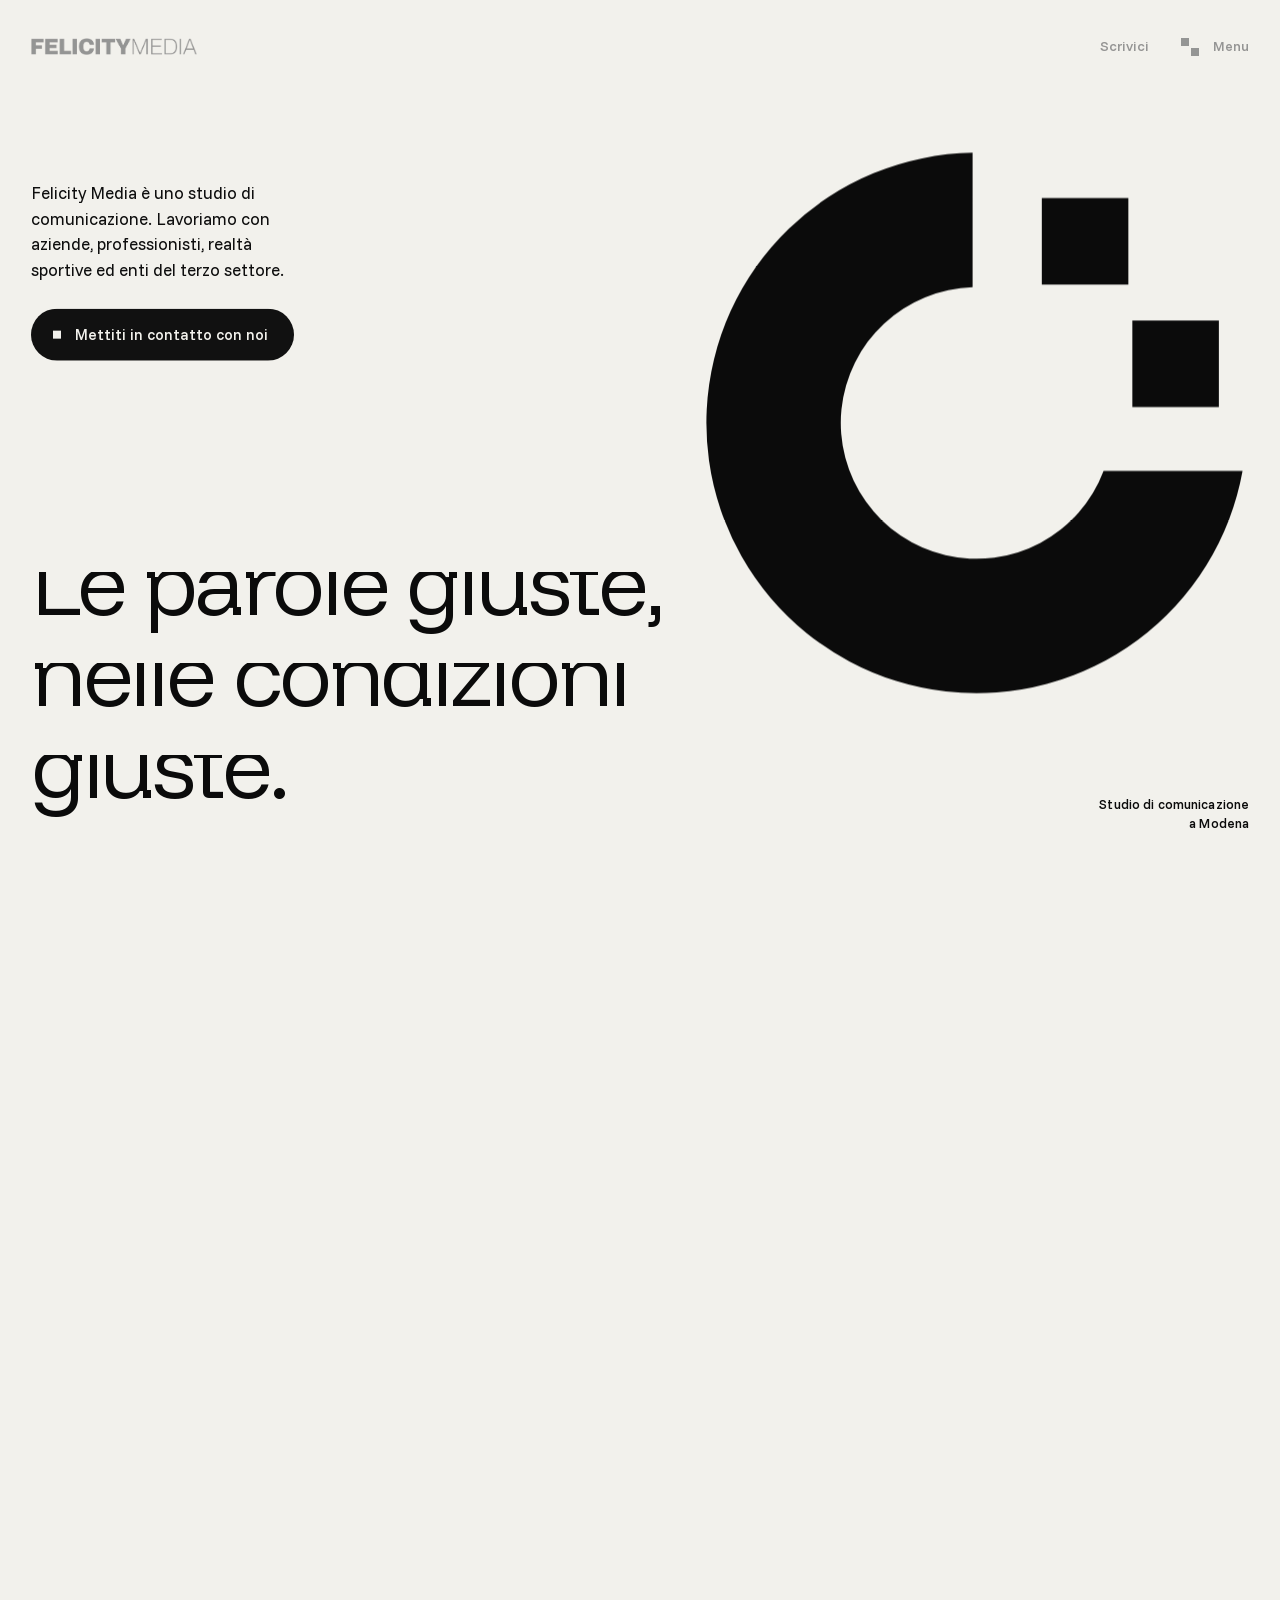
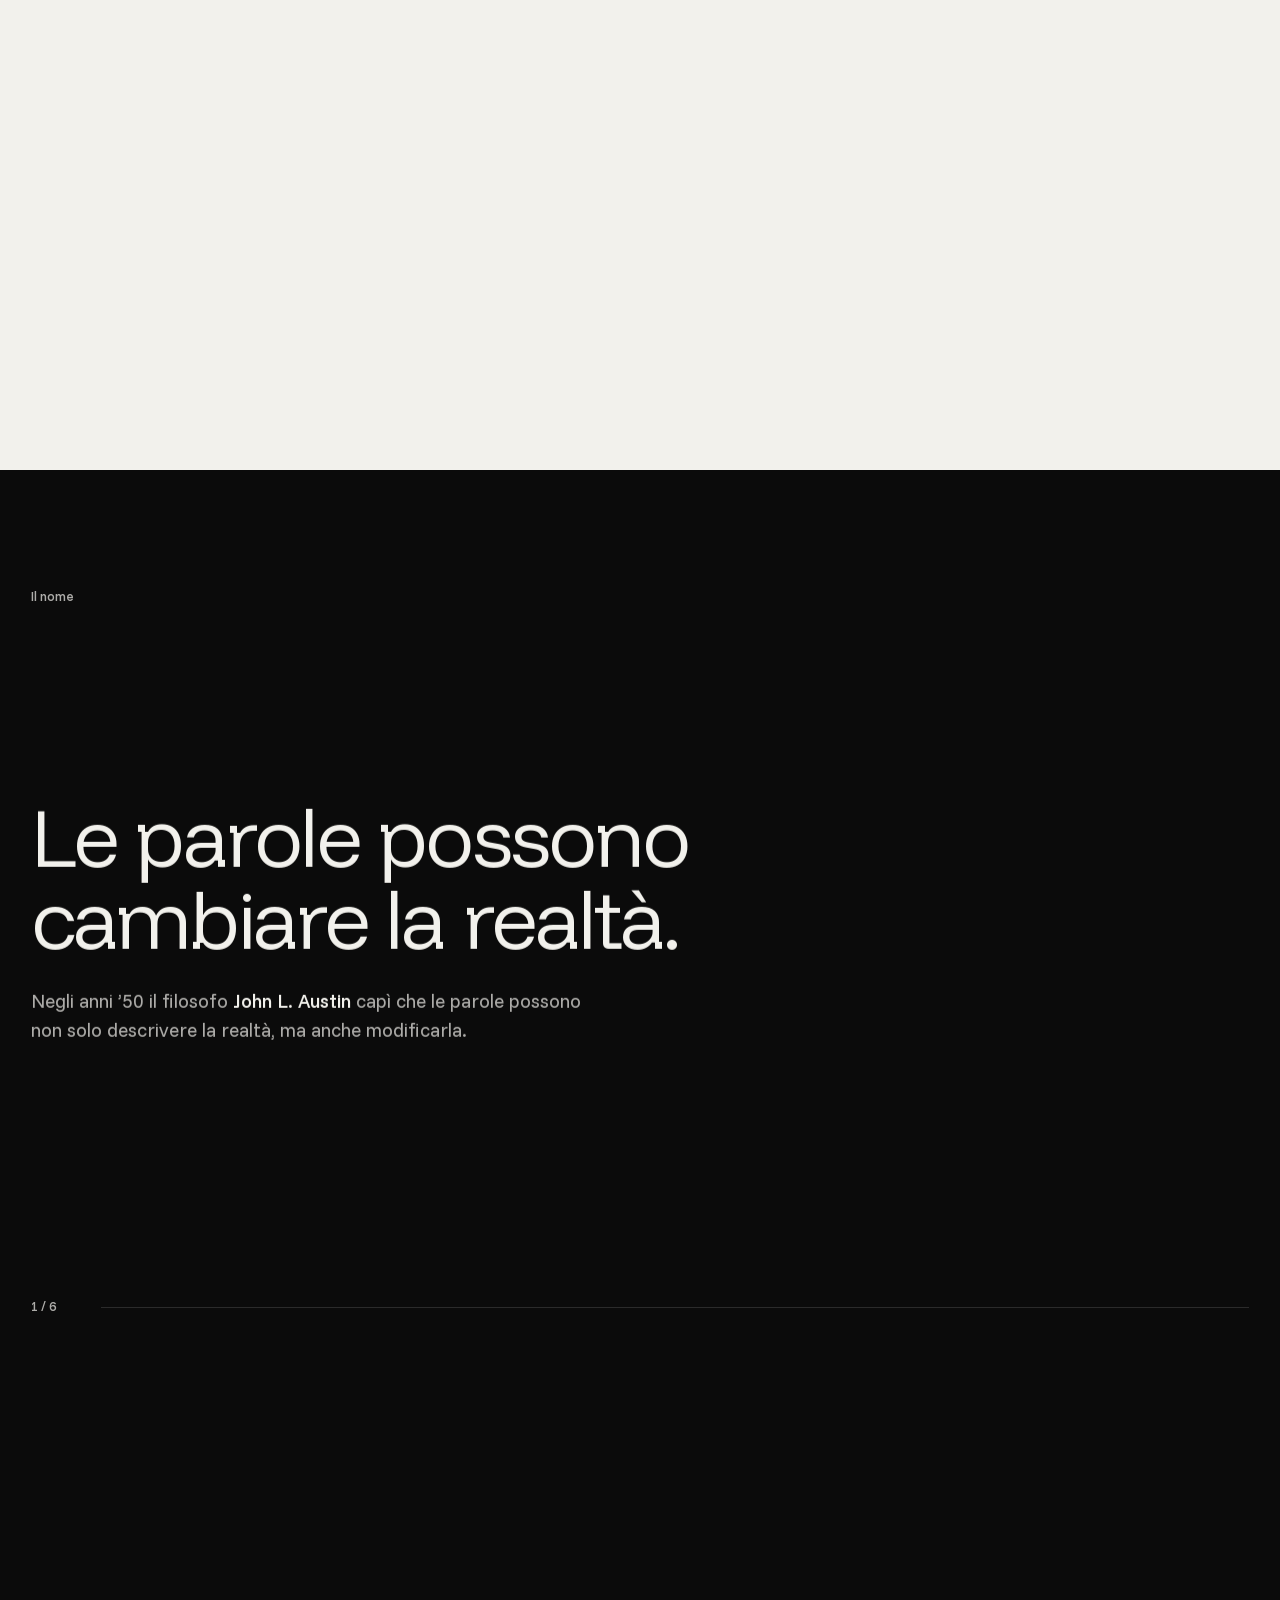
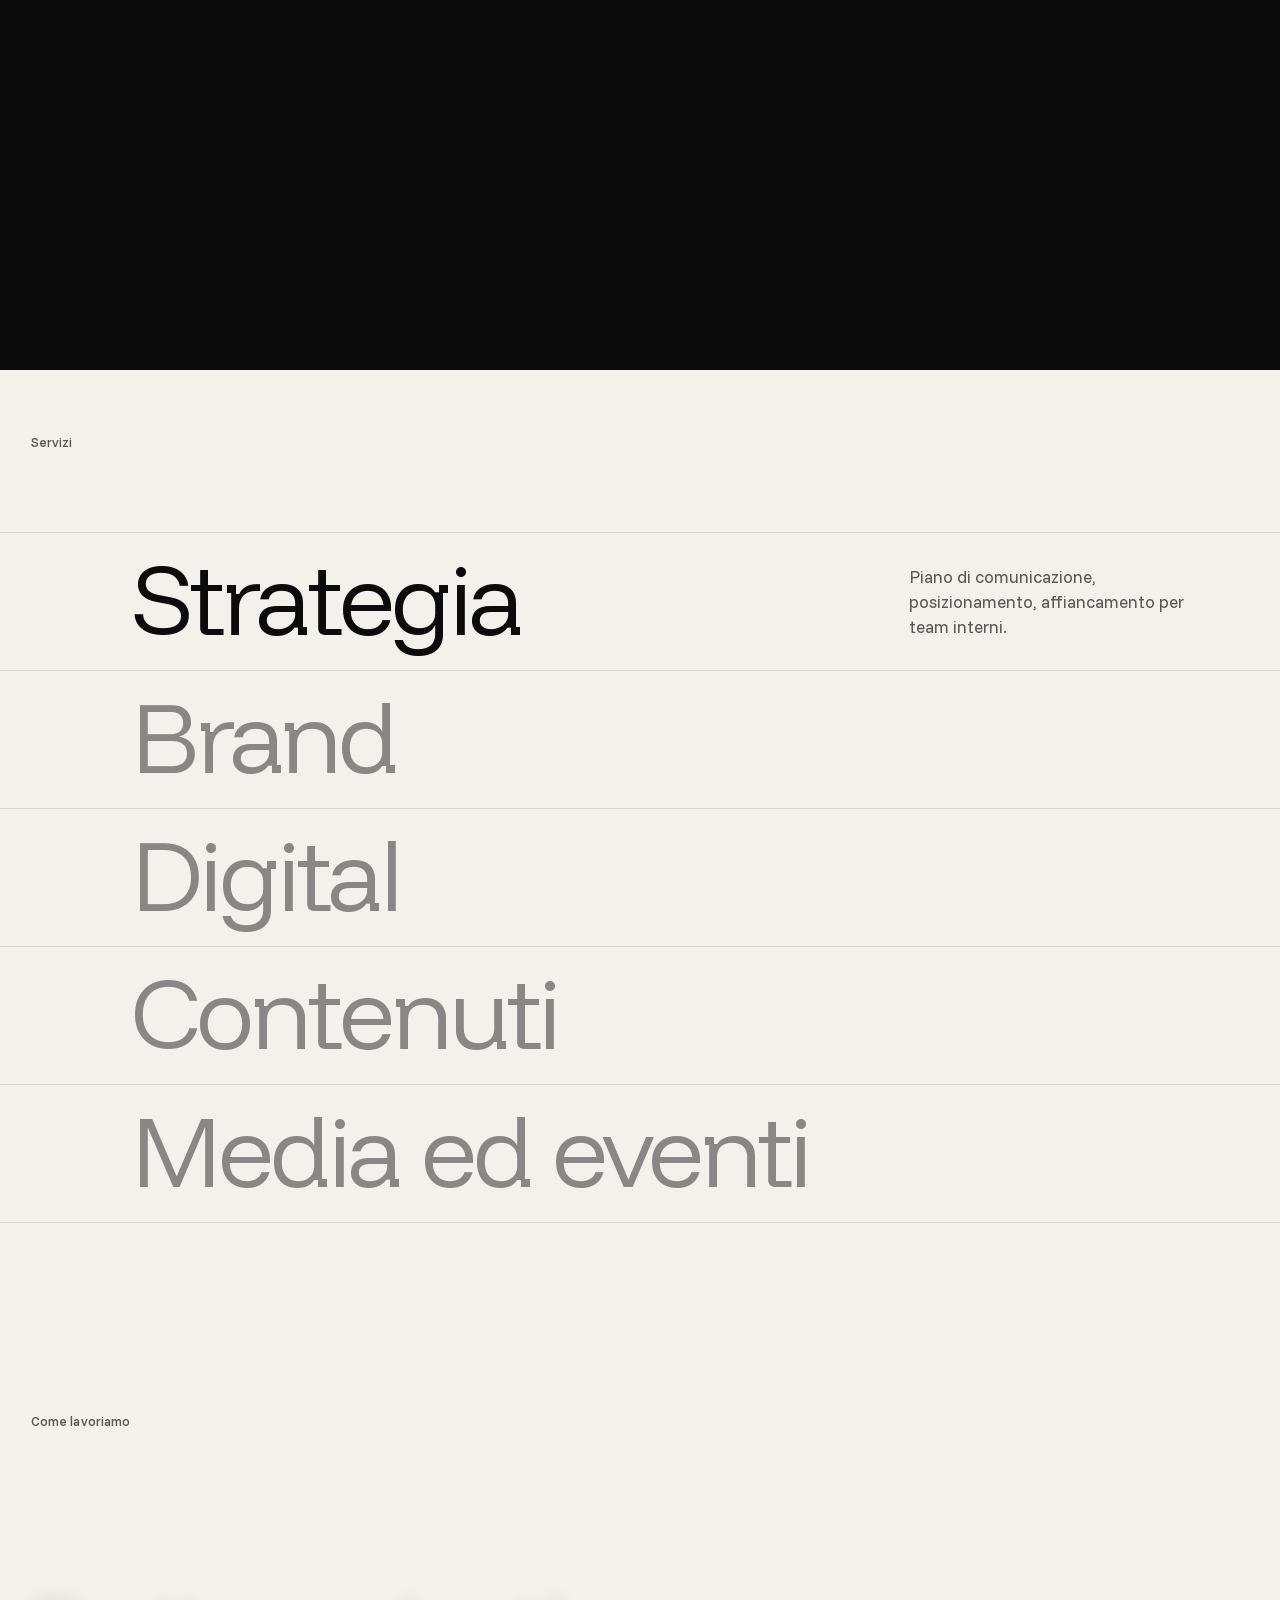
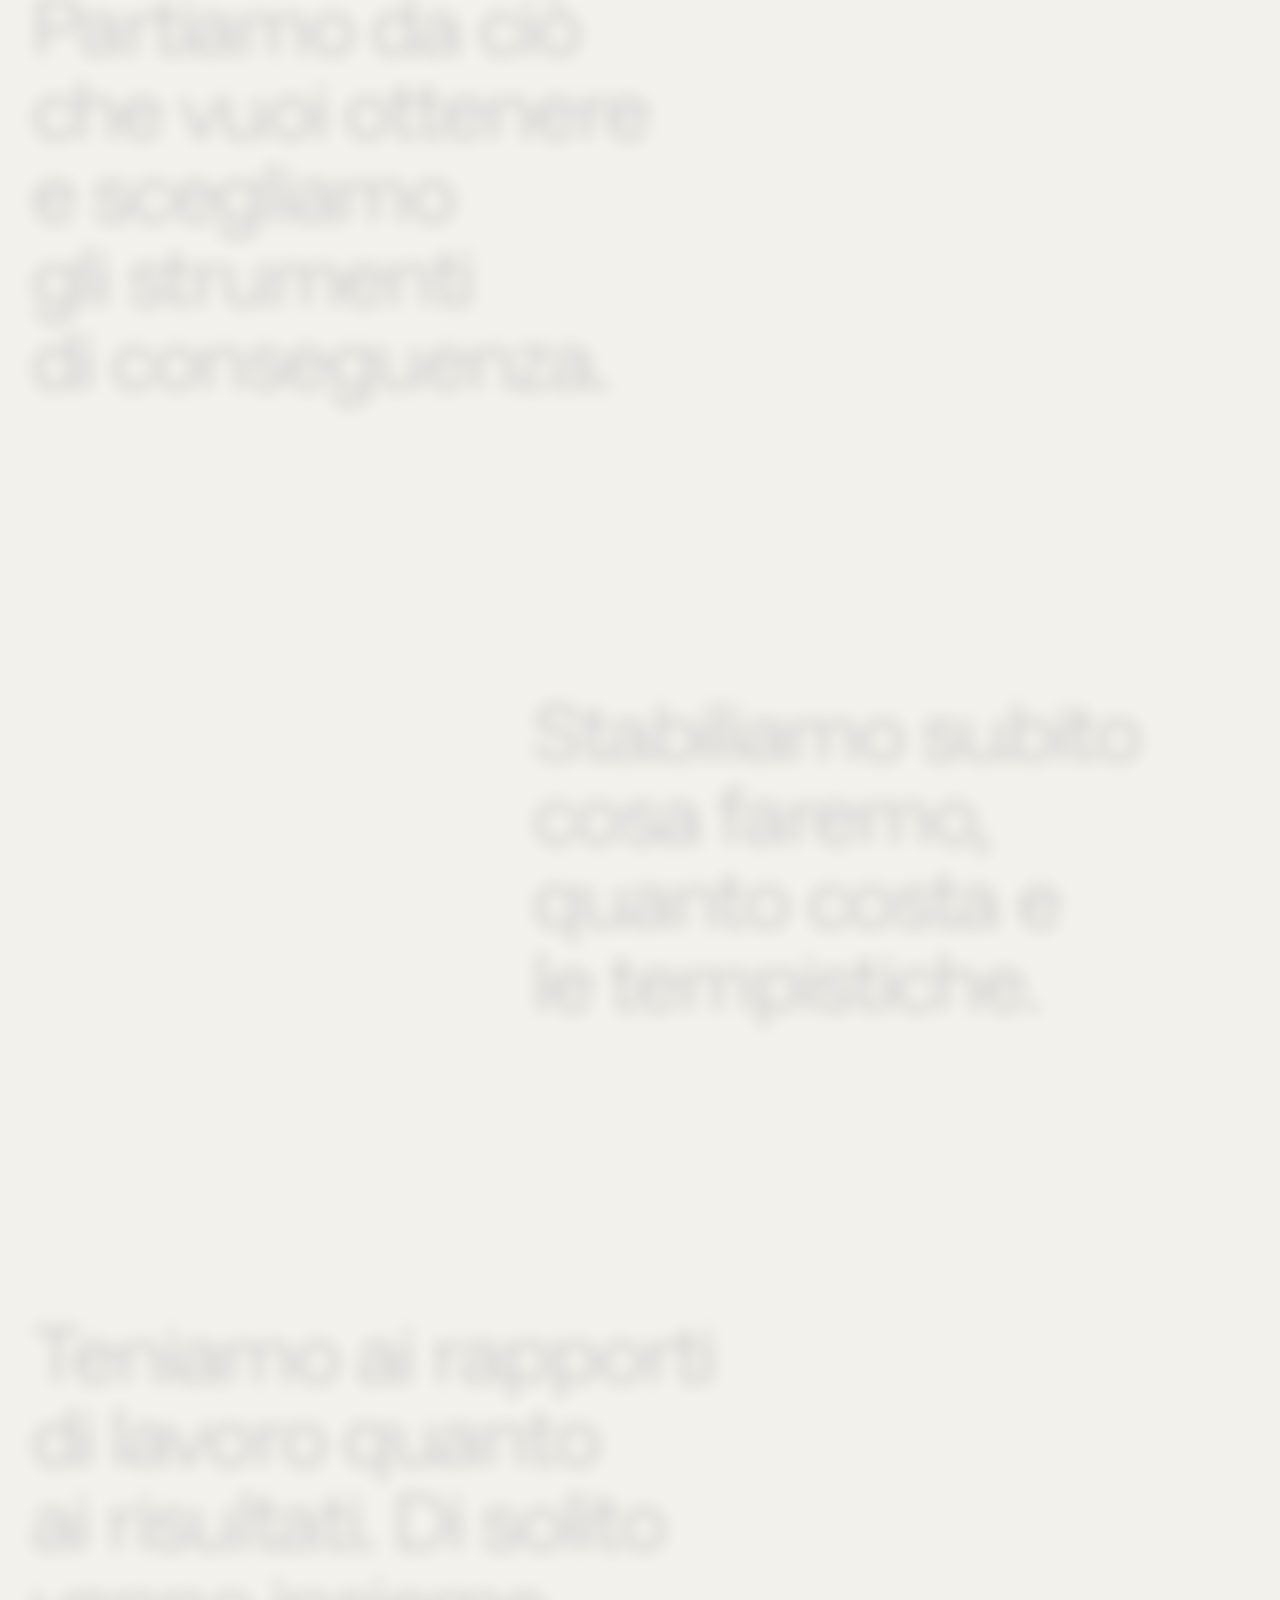
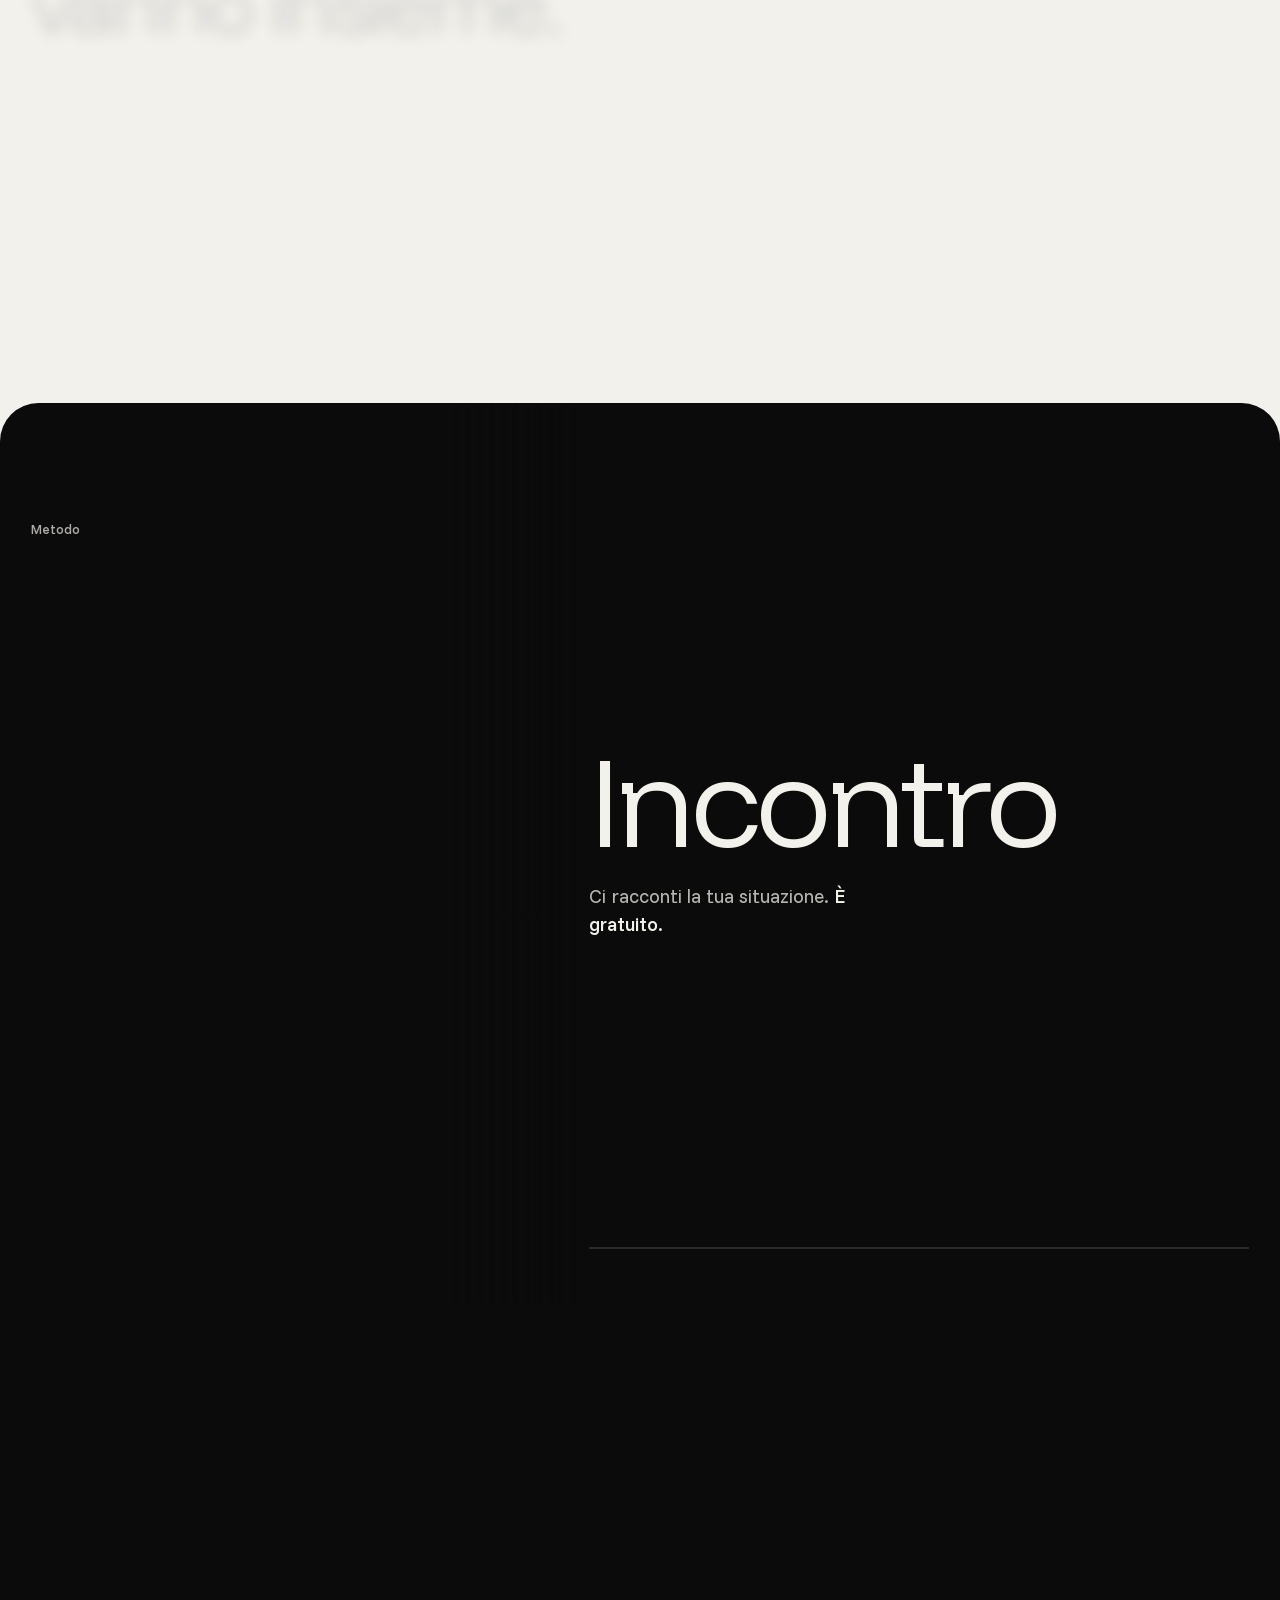
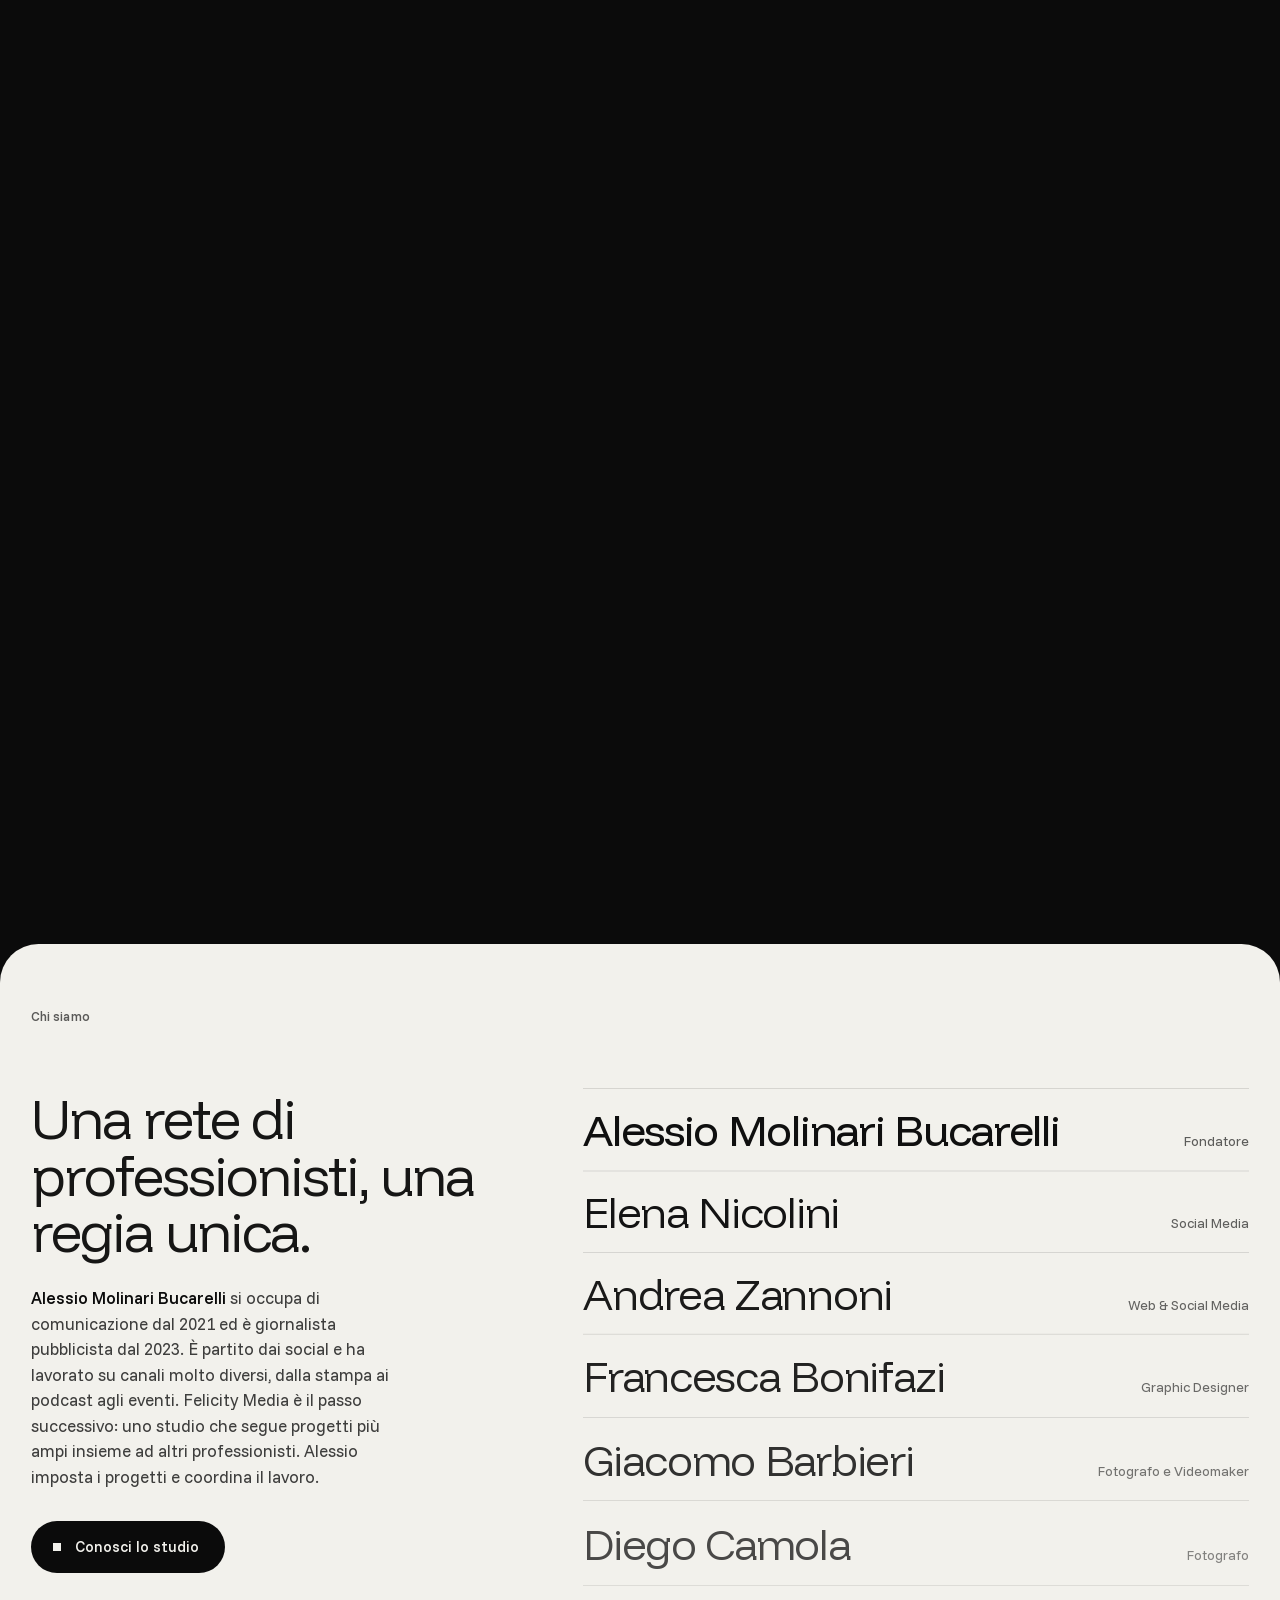
<file: index.html>
<!doctype html>
<html lang="it">
<head>
<meta charset="utf-8">
<meta name="viewport" content="width=device-width, initial-scale=1, viewport-fit=cover">
<title>Felicity Media · Studio di comunicazione a Modena</title>
<meta name="description" content="Studio di comunicazione a Modena: strategia, brand, digital, contenuti, media ed eventi per aziende, professionisti, realtà sportive e terzo settore.">
<meta name="theme-color" content="#0b0b0b">
<meta name="robots" content="noindex, nofollow">
<meta name="google-site-verification" content="B58OvEjC71vvT1BCDhgoUjL-aXJVwMTQYs_2-8iDb6Q">
<meta property="og:title" content="Felicity Media · Studio di comunicazione a Modena">
<meta property="og:description" content="Studio di comunicazione a Modena: strategia, brand, digital, contenuti, media ed eventi per aziende, professionisti, realtà sportive e terzo settore.">
<meta property="og:type" content="website">
<meta property="og:site_name" content="Felicity Media">
<meta property="og:url" content="https://felicitymedia.it/">
<meta property="og:locale" content="it_IT">
<meta property="og:image" content="https://andreazannoni922-beep.github.io/felicity-media-anteprima/assets/og.png">
<meta property="og:image:width" content="1200">
<meta property="og:image:height" content="630">
<meta property="og:image:alt" content="Felicity Media, studio di comunicazione a Modena">
<meta name="twitter:card" content="summary_large_image">
<link rel="apple-touch-icon" href="assets/touch-icon.png">
<link rel="icon" type="image/png" sizes="48x48" href="assets/favicon-48.png">
<link rel="icon" type="image/svg+xml" href="assets/favicon.svg">
<link rel="preload" href="assets/fonts/FunnelDisplay-latin-B50WF7FG.woff2" as="font" type="font/woff2" crossorigin>
<link rel="preload" href="assets/fonts/FunnelSans-latin-OpNIno8D.woff2" as="font" type="font/woff2" crossorigin>
<script type="application/ld+json">{"@context":"https://schema.org","@graph":[{"@type":"WebPage","@id":"https://felicitymedia.it/#pagina","url":"https://felicitymedia.it/","name":"Felicity Media · Studio di comunicazione a Modena","description":"Studio di comunicazione a Modena: strategia, brand, digital, contenuti, media ed eventi per aziende, professionisti, realtà sportive e terzo settore.","inLanguage":"it-IT","isPartOf":{"@id":"https://felicitymedia.it/#sito"},"about":{"@id":"https://felicitymedia.it/#studio"}},{"@type":"LocalBusiness","@id":"https://felicitymedia.it/#studio","name":"Felicity Media","url":"https://felicitymedia.it/","logo":{"@type":"ImageObject","url":"https://felicitymedia.it/wp-content/themes/felicity-media/assets/logo-512.png","width":512,"height":512},"image":"https://felicitymedia.it/wp-content/themes/felicity-media/assets/og.png","description":"Studio di comunicazione a Modena. Lavora con aziende, professionisti, realtà sportive ed enti del terzo settore su strategia, brand, digital, contenuti, media ed eventi.","founder":{"@id":"https://felicitymedia.it/#alessio-molinari-bucarelli"},"member":[{"@id":"https://felicitymedia.it/#alessio-molinari-bucarelli"},{"@type":"Person","name":"Elena Nicolini","jobTitle":"Social Media"},{"@type":"Person","name":"Andrea Zannoni","jobTitle":"Web & Social Media"},{"@type":"Person","name":"Francesca Bonifazi","jobTitle":"Graphic Designer"},{"@type":"Person","name":"Giacomo Barbieri","jobTitle":"Fotografo e Videomaker"},{"@type":"Person","name":"Diego Camola","jobTitle":"Fotografo"},{"@type":"Person","name":"Sara Cigarini","jobTitle":"Social Media & Content"},{"@type":"Person","name":"Jennifer Okere","jobTitle":"Social Media"}],"vatID":"IT04032230261","email":"info@felicitymedia.it","telephone":"+393707180340","address":{"@type":"PostalAddress","addressLocality":"Modena","addressRegion":"MO","addressCountry":"IT"},"areaServed":{"@type":"City","name":"Modena"},"knowsAbout":["Piano di comunicazione","Posizionamento","Logo e identità visiva","Naming","Tono di voce","Social media","Campagne Meta e Google","Siti web e landing page","Newsletter","SEO","Fotografia","Video","Grafica","Ufficio stampa e PR","Comunicazione per eventi","Collaborazioni con creator"]},{"@type":"Person","@id":"https://felicitymedia.it/#alessio-molinari-bucarelli","name":"Alessio Molinari Bucarelli","jobTitle":"Fondatore di Felicity Media","description":"Si occupa di comunicazione dal 2021 ed è giornalista pubblicista dal 2023. Ha lavorato con più di 50 realtà tra imprese, professionisti e società sportive.","worksFor":{"@id":"https://felicitymedia.it/#studio"}},{"@type":"WebSite","@id":"https://felicitymedia.it/#sito","url":"https://felicitymedia.it/","name":"Felicity Media","inLanguage":"it-IT","publisher":{"@id":"https://felicitymedia.it/#studio"}}]}</script>
<link rel="stylesheet" href="assets/css/site.css">
<script>document.documentElement.classList.add("js");try{if(sessionStorage.getItem("fm-seen"))document.documentElement.classList.add("seen")}catch(e){}</script>
<script>window.dataLayer=window.dataLayer||[];function gtag(){dataLayer.push(arguments);}gtag('consent','default',{ad_storage:'denied',ad_user_data:'denied',ad_personalization:'denied',analytics_storage:'denied',functionality_storage:'denied',personalization_storage:'denied',security_storage:'granted',wait_for_update:500});gtag('set','ads_data_redaction',true);gtag('js',new Date());</script>
<script src="https://embeds.iubenda.com/widgets/c760b447-5756-4451-889f-887ac292cdcb.js"></script>
<script type="text/plain" class="_iub_cs_activate" data-iub-purposes="4" async data-suppressedsrc="https://www.googletagmanager.com/gtm.js?id=GTM-MF99D6SN"></script>
</head>
<body data-page="home">

<!-- the logo pictogram, measured from Logo_FelicityMedia_RGB.svg (original tilt) -->
<template id="tpl-face">
  <svg class="face" viewBox="0 0 1000 1000" aria-hidden="true" focusable="false">
    <defs><mask id="MASK" maskUnits="userSpaceOnUse" x="0" y="0" width="1000" height="1000"><path class="face__draw" d="M500,347.5 a152.5,152.5 0 1,0 0.01,0" pathLength="1" fill="none" stroke="#fff" stroke-width="150" stroke-dasharray="1 1"/></mask></defs>
    <path class="face__arc" d="M497 297 A203 203 0 1 0 699.8 536 L595.4 536 A102 102 0 1 1 497 398 Z" mask="url(#MASK)"/>
    <rect class="face__eye" x="549" y="331" width="65" height="65"/>
    <rect class="face__eye" x="617" y="423" width="65" height="65"/>
  </svg>
</template>

<div class="loader" id="loader" aria-hidden="true">
  <div class="loader__in">
    <div data-face="loader"></div>
    <div class="loader__word" id="loaderWord">Felicity Media</div>
  </div>
</div>
<div class="curtain" id="curtain" aria-hidden="true"><div class="curtain__face" data-face="curtain"></div></div>

<div class="mascot" id="mascot" data-face="mascot" aria-hidden="true"></div>
<div class="cursor" id="cursor" aria-hidden="true"></div>

<a class="skip" href="#main">Vai al contenuto</a>
<header class="hdr">
  <a class="hdr__logo" href="index.html" aria-label="Felicity Media, home"><img src="assets/logotipo.png" alt="Felicity Media" width="835" height="89"></a>
  <div class="hdr__right">
    <a class="hdr__link" href="contatti.html">Scrivici</a>
    <button class="menu-btn" id="menuBtn" type="button" aria-expanded="false" aria-controls="menu"><span class="menu-btn__px"><i></i><i></i></span><span id="menuLabel">Menu</span></button>
  </div>
</header>

<nav class="menu" id="menu" aria-label="Menu principale">
  <ul class="menu__list">
    <li class="menu__item"><a href="index.html" data-nav="home"><span class="t"><span>Home</span></span></a></li>
    <li class="menu__item"><a href="servizi.html" data-nav="servizi"><span class="t"><span>Servizi</span></span></a></li>
    <li class="menu__item"><a href="metodo.html" data-nav="metodo"><span class="t"><span>Metodo</span></span></a></li>
    <li class="menu__item"><a href="chi-siamo.html" data-nav="chi-siamo"><span class="t"><span>Chi siamo</span></span></a></li>
    <li class="menu__item"><a href="contatti.html" data-nav="contatti"><span class="t"><span>Contatti</span></span></a></li>
  </ul>
  <div class="menu__side">
    <div class="menu__face" data-face="menu"></div>
    <p class="menu__info tag">Studio di comunicazione<br>Modena</p>
  </div>
</nav>

<main id="main" tabindex="-1">
<!-- HERO -->
  <section class="hero" id="hero" data-gl="anchor:.hero__face" data-fill="intro" data-bg="paper">
    <div class="hero__stage">
      <div class="hero__face" data-anchor></div>
      <div class="hero__copy">
        <p class="hero__sub">Felicity Media è uno studio di comunicazione. Lavoriamo con aziende, professionisti, realtà sportive ed enti del terzo settore.</p>
        <a class="btn" href="contatti.html"><span class="btn__px"></span>Mettiti in contatto con noi</a>
      </div>
      <h1 class="hero__title" id="heroTitle"><span class="ln"><span>Le parole giuste,</span></span><span class="ln"><span>nelle condizioni</span></span><span class="ln"><span>giuste.</span></span></h1>
      <p class="hero__corner tag">Studio di comunicazione<br>a Modena</p>
      <div class="hero__ink" id="heroInk"></div>
      <p class="hero__q" id="heroQ" aria-hidden="true">Perché Felicity?</p>
    </div>
  </section>

  <!-- 2 · IL NOME · A: chapters, one idea per screen -->
  <section class="nome nomeA" id="nome" data-variant="a" data-gl="anchor:.nomeA__face" data-fill="nome" data-bg="ink">
    <div class="nomeA__stage">
      <p class="nome__label tag">Il nome</p>
      <div class="nomeA__face" data-anchor></div>
      <article class="ch">
        <h2 class="ch__big">Le parole possono cambiare la realtà.</h2>
        <p class="ch__small">Negli anni ’50 il filosofo <b>John L. Austin</b> capì che le parole possono non solo descrivere la realtà, ma anche modificarla.</p>
      </article>
      <article class="ch">
        <h2 class="ch__big">Nasce la teoria degli atti linguistici.</h2>
        <p class="ch__small">Da questa intuizione, poi sviluppata da <b>John Searle</b>, è nata la teoria degli atti linguistici.</p>
      </article>
      <article class="ch">
        <h2 class="ch__big">Servono le felicity conditions.</h2>
        <p class="ch__small">Perché le parole modifichino la realtà, però, devono verificarsi le cosiddette <b>felicity conditions</b> (in italiano “condizioni di felicità” o “di buona riuscita”):</p>
        <ol class="ch__list"><li>chi parla deve averne l’autorità,</li><li>il contesto deve essere adatto,</li><li>le persone coinvolte devono essere quelle giuste.</li></ol>
      </article>
      <article class="ch ch--ex">
        <p class="ch__small">Un esempio è la frase</p>
        <p class="ch__quote is-dim">“Vi dichiaro marito e moglie.”</p>
        <ul class="ch__ctx"><li><b>Chi parla</b>chi celebra il matrimonio</li><li><b>Il contesto</b>la cerimonia</li><li><b>Le persone</b>i due sposi</li></ul>
        <p class="ch__small ch__else">In ogni altro contesto, la stessa frase non avrà l’effetto desiderato.</p>
      </article>
      <article class="ch">
        <div class="ch__pair">
          <div><p class="ch__q">“Oggi piove.”</p><p class="ch__small">Un atto descrittivo può essere <b>vero</b> o <b>falso</b>.</p></div>
          <div><p class="ch__q">“Vi dichiaro marito e moglie.”</p><p class="ch__small">Un atto che si propone di modificare la realtà, invece, è <b>felice</b> quando le condizioni ci sono e l’effetto si produce, <b>infelice</b> quando mancano.</p></div>
        </div>
      </article>
      <article class="ch ch--end">
        <h2 class="ch__big">Felicity Media crea queste condizioni.</h2>
      </article>
      <p class="nomeA__count tag"><span id="aNum">1</span> / 6</p>
      <div class="nomeA__bar"><i id="aBar"></i></div>
    </div>
  </section>

  <!-- 3 · SERVIZI -->
  <section class="servizi" id="servizi" data-gl="anchor:.srv__row.is-active .srv__mark" data-bg="paper">
    <h2 class="sec-label tag">Servizi</h2>
    <ul class="srv" id="srv">
      <li class="srv__row is-active"><span class="srv__mark" data-anchor></span><a class="srv__btn" href="servizi.html#strategia"><span class="srv__word"><span>Strategia</span></span><span class="srv__desc">Piano di comunicazione, posizionamento, affiancamento per team interni.</span></a></li>
      <li class="srv__row"><span class="srv__mark" data-anchor></span><a class="srv__btn" href="servizi.html#brand"><span class="srv__word"><span>Brand</span></span><span class="srv__desc">Logo e identità visiva, naming, tono di voce, linee guida.</span></a></li>
      <li class="srv__row"><span class="srv__mark" data-anchor></span><a class="srv__btn" href="servizi.html#digital"><span class="srv__word"><span>Digital</span></span><span class="srv__desc">Social, campagne Meta e Google, siti e landing page, newsletter, SEO.</span></a></li>
      <li class="srv__row"><span class="srv__mark" data-anchor></span><a class="srv__btn" href="servizi.html#contenuti"><span class="srv__word"><span>Contenuti</span></span><span class="srv__desc">Foto, video, grafica, testi.</span></a></li>
      <li class="srv__row"><span class="srv__mark" data-anchor></span><a class="srv__btn" href="servizi.html#media-ed-eventi"><span class="srv__word"><span>Media ed eventi</span></span><span class="srv__desc">Ufficio stampa e PR, comunicazione per eventi, collaborazioni con creator.</span></a></li>
    </ul>
  </section>

  <!-- 4 · COME LAVORIAMO -->
  <section class="lav" id="come-lavoriamo" data-gl="none" data-bg="paper">
    <h2 class="sec-label tag">Come lavoriamo</h2>
    <div class="lav__item"><p class="lav__text blur">Partiamo da ciò che vuoi ottenere e scegliamo gli strumenti di conseguenza.</p></div>
    <div class="lav__item"><p class="lav__text blur">Stabiliamo subito cosa faremo, quanto costa e le tempistiche.</p></div>
    <div class="lav__item"><p class="lav__text blur">Teniamo ai rapporti di lavoro quanto ai risultati. Di solito vanno insieme.</p></div>
  </section>

  <!-- 5 · METODO -->
  <section class="metodo" id="metodo" data-gl="anchor:.metodo__face" data-fill="arc" data-bg="ink">
    <div class="metodo__stage">
      <h2 class="metodo__label tag">Metodo</h2>
      <div class="metodo__face" data-anchor></div>
      <div class="metodo__view" id="metodoView"><div class="metodo__track" id="metodoTrack">
        <article class="step"><h3 class="step__word">Incontro</h3><p class="step__text">Ci racconti la tua situazione. <strong>È gratuito.</strong></p></article>
        <article class="step"><h3 class="step__word">Proposta</h3><p class="step__text">Attività, tempi e costi.</p></article>
        <article class="step"><h3 class="step__word">Lavoro</h3><p class="step__text">Ogni materiale passa da te prima di uscire.</p></article>
        <article class="step"><h3 class="step__word">Verifica</h3><p class="step__text">Analizziamo insieme la situazione nel tempo e decidiamo come proseguire.</p></article>
      </div></div>
      <div class="metodo__bar"><i id="metodoBar"></i></div>
      <div class="snav metodo__nav" data-for="metodoView"><span class="snav__count tag"><span data-n>1</span> / 4</span><span class="snav__hint tag" data-hint>Scorri di lato</span></div>
    </div>
  </section>

  <!-- 7 · CHI SIAMO -->
  <section class="team" id="chi-siamo" data-gl="none" data-bg="paper">
    <p class="sec-label tag">Chi siamo</p>
    <div class="team__grid">
      <div>
        <h2 class="team__title">Una rete di professionisti, una regia unica.</h2>
        <p class="team__bio"><strong>Alessio Molinari Bucarelli</strong> si occupa di comunicazione dal 2021 ed è giornalista pubblicista dal 2023. È partito dai social e ha lavorato su canali molto diversi, dalla stampa ai podcast agli eventi. Felicity Media è il passo successivo: uno studio che segue progetti più ampi insieme ad altri professionisti. Alessio imposta i progetti e coordina il lavoro.</p>
        <a class="btn team__cta" href="chi-siamo.html"><span class="btn__px"></span>Conosci lo studio</a>
      </div>
      <ul class="people">
        <li class="person person--lead"><span class="person__name">Alessio Molinari Bucarelli</span><span class="person__role">Fondatore</span></li>
        <li class="person"><span class="person__name">Elena Nicolini</span><span class="person__role">Social Media</span></li>
        <li class="person"><span class="person__name">Andrea Zannoni</span><span class="person__role">Web &amp; Social Media</span></li>
        <li class="person"><span class="person__name">Francesca Bonifazi</span><span class="person__role">Graphic Designer</span></li>
        <li class="person"><span class="person__name">Giacomo Barbieri</span><span class="person__role">Fotografo e Videomaker</span></li>
        <li class="person"><span class="person__name">Diego Camola</span><span class="person__role">Fotografo</span></li>
        <li class="person"><span class="person__name">Sara Cigarini</span><span class="person__role">Social Media &amp; Content</span></li>
        <li class="person"><span class="person__name">Jennifer Okere</span><span class="person__role">Social Media</span></li>
        </ul>
    </div>
  </section>

  <!-- 8 · CONTATTI -->
  <section class="contatti" id="contatti" data-gl="anchor:.contatti__face" data-fill="form" data-bg="ink">
    <div class="contatti__grid">
      <div>
        <h2 class="contatti__title">Scrivici</h2>
        <div class="contatti__face" data-anchor></div>
      </div>
      <div>
        <p class="contatti__lead">Raccontaci la tua situazione, anche brevemente. Ti rispondiamo entro 24&nbsp;ore.</p>
        <form class="form" id="form" novalidate>
          <div class="hp" aria-hidden="true"><label>Sito web<input name="website" tabindex="-1" autocomplete="off"></label></div>
          <div class="field"><label for="f-nome">Nome</label><input id="f-nome" name="nome" autocomplete="name" required><span class="field__err" aria-live="polite"></span></div>
          <div class="field"><label for="f-email">Email</label><input id="f-email" name="email" type="email" autocomplete="email" required><span class="field__err" aria-live="polite"></span></div>
          <div class="field field--full"><label for="f-tel">Telefono (facoltativo)</label><input id="f-tel" name="telefono" type="tel" autocomplete="tel"></div>
          <div class="field field--full"><label for="f-msg">Messaggio</label><textarea id="f-msg" name="messaggio" required></textarea><span class="field__err" aria-live="polite"></span></div>
          <label class="check"><input type="checkbox" id="f-privacy" required><span>Ho letto la <a href="https://www.iubenda.com/privacy-policy/81467992" target="_blank" rel="noopener">Privacy Policy</a> e acconsento al trattamento dei dati per essere ricontattato.</span></label>
          <div class="form__foot"><button class="btn btn--light" type="submit"><span class="btn__px"></span>Invia il messaggio</button><span class="form__msg" id="formMsg" aria-live="polite"></span></div>
        </form>
        <div class="contatti__direct"><a href="mailto:info@felicitymedia.it">info@felicitymedia.it</a><a href="tel:+393707180340">370 7180340</a></div>
      </div>
    </div>
  </section>
</main>

<footer class="ftr" id="footer" data-gl="anchor:.ftr__face" data-fill="foot" data-bg="ink">
  <div class="ftr__end">
    <p class="ftr__sleep blur">Perché la comunicazione di chi lavora con&nbsp;noi sia felice.</p>
    <button class="ftr__face" type="button" id="toTop" aria-label="Torna all'inizio" data-anchor></button>
  </div>
  <div class="ftr__top">
    <a class="ftr__logo" href="index.html" aria-label="Felicity Media, home"><img src="assets/logotipo.png" alt="Felicity Media" width="835" height="89"></a>
    <nav class="ftr__nav" aria-label="Piè di pagina"><a href="servizi.html">Servizi</a><a href="metodo.html">Metodo</a><a href="chi-siamo.html">Chi siamo</a><a href="contatti.html">Contatti</a></nav>
  </div>
  <div class="ftr__legal">
    <span>Felicity Media è un marchio di Alessio Molinari Bucarelli · P.IVA 04032230261 · Modena · <a href="mailto:info@felicitymedia.it">info@felicitymedia.it</a> · <a href="tel:+393707180340">370 7180340</a></span>
    <span><a href="https://www.iubenda.com/privacy-policy/81467992" target="_blank" rel="noopener">Privacy Policy</a> · <a href="https://www.iubenda.com/privacy-policy/81467992/cookie-policy" target="_blank" rel="noopener">Cookie Policy</a> · <a href="#" class="iubenda-cs-preferences-link">Preferenze cookie</a></span>
  </div>
</footer>

<script src="assets/vendor/gsap.min.js"></script>
<script src="assets/vendor/ScrollTrigger.min.js"></script>
<script src="assets/vendor/lenis.min.js"></script>
<script src="assets/js/site.js"></script>
</body>
</html>
</file>
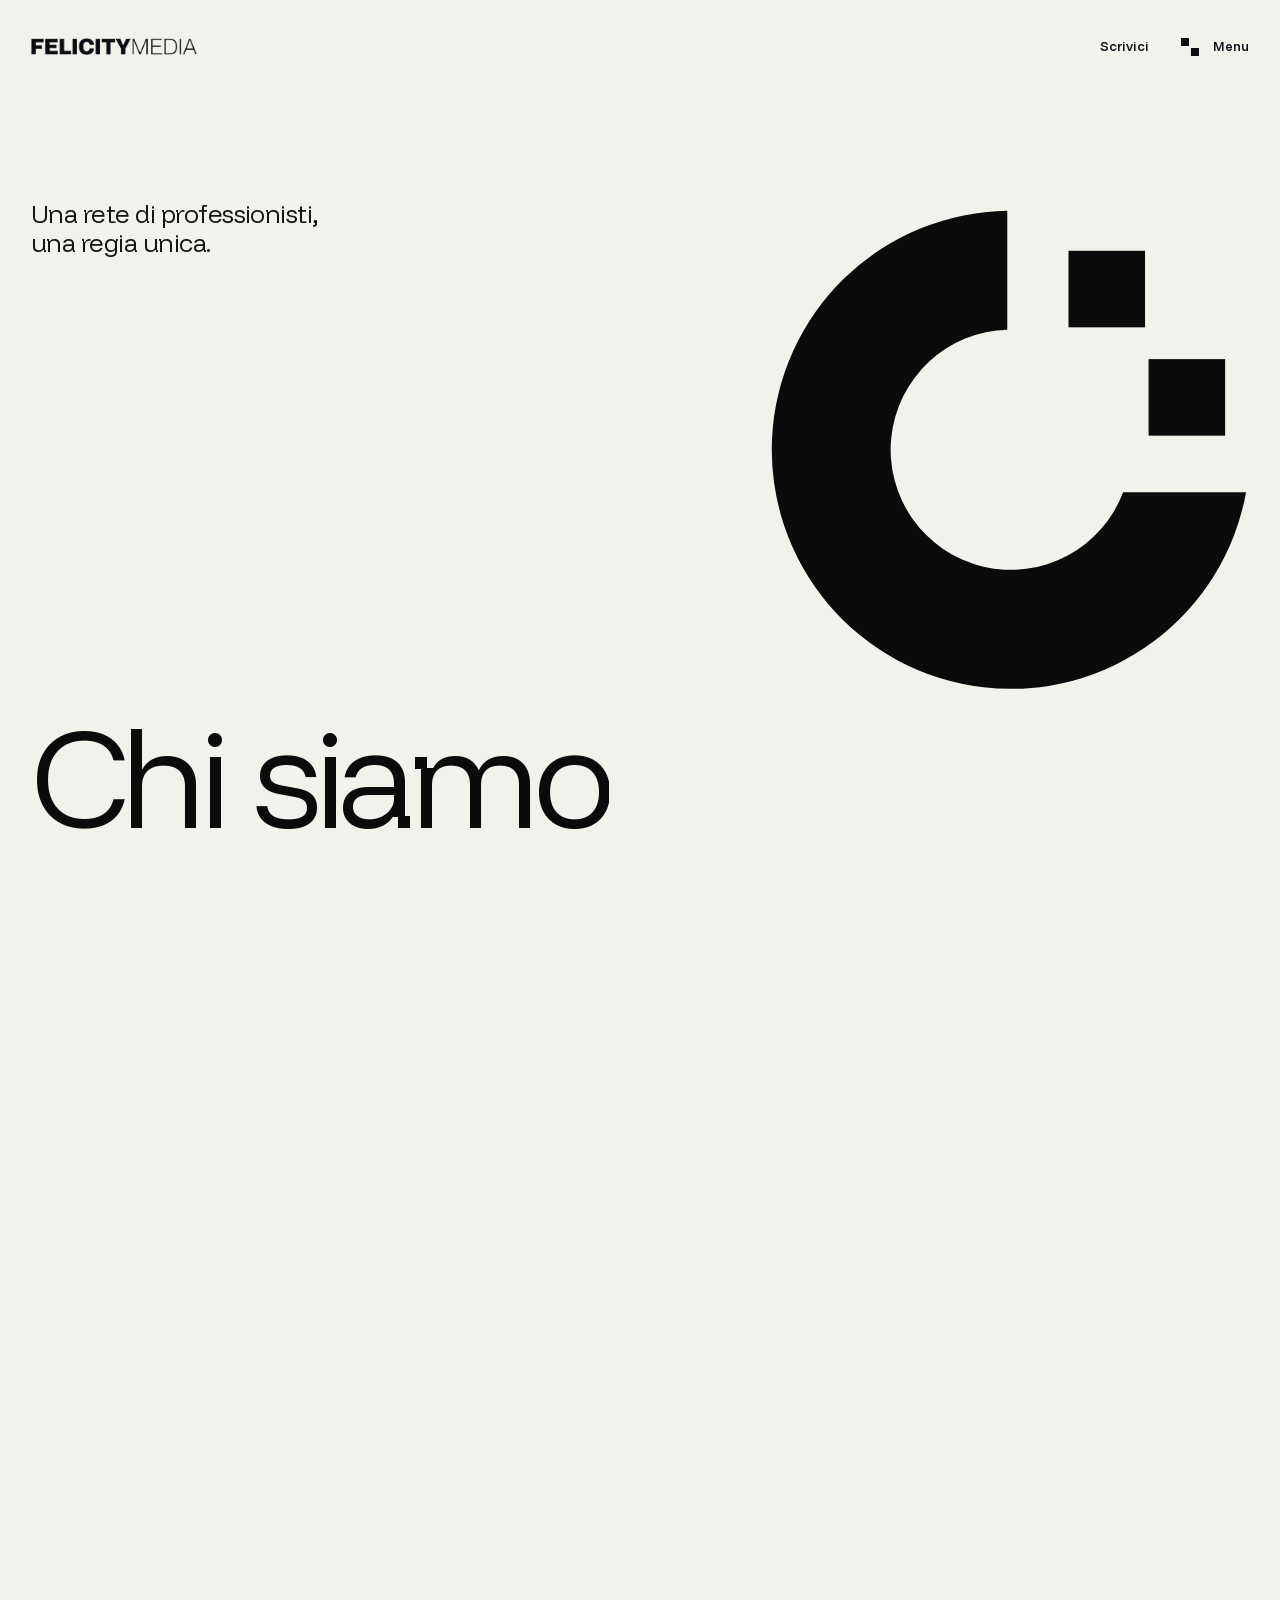
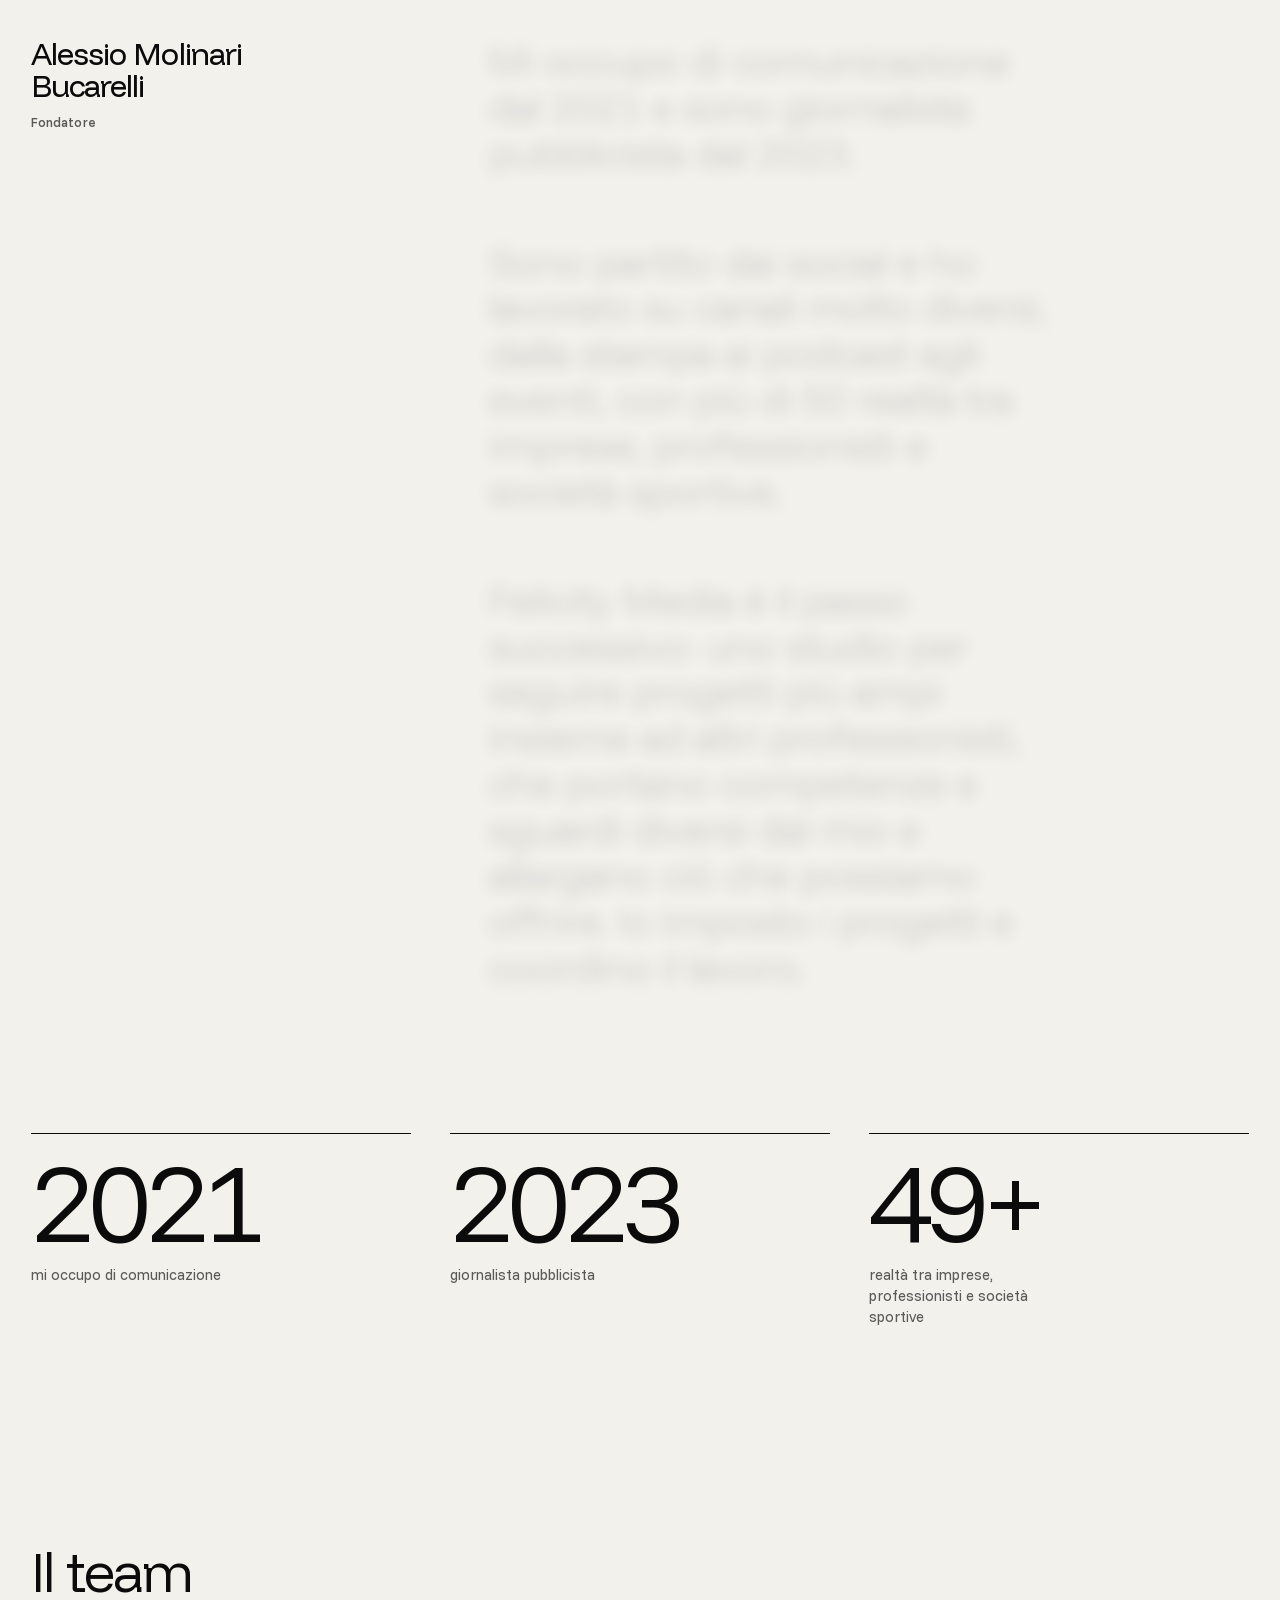
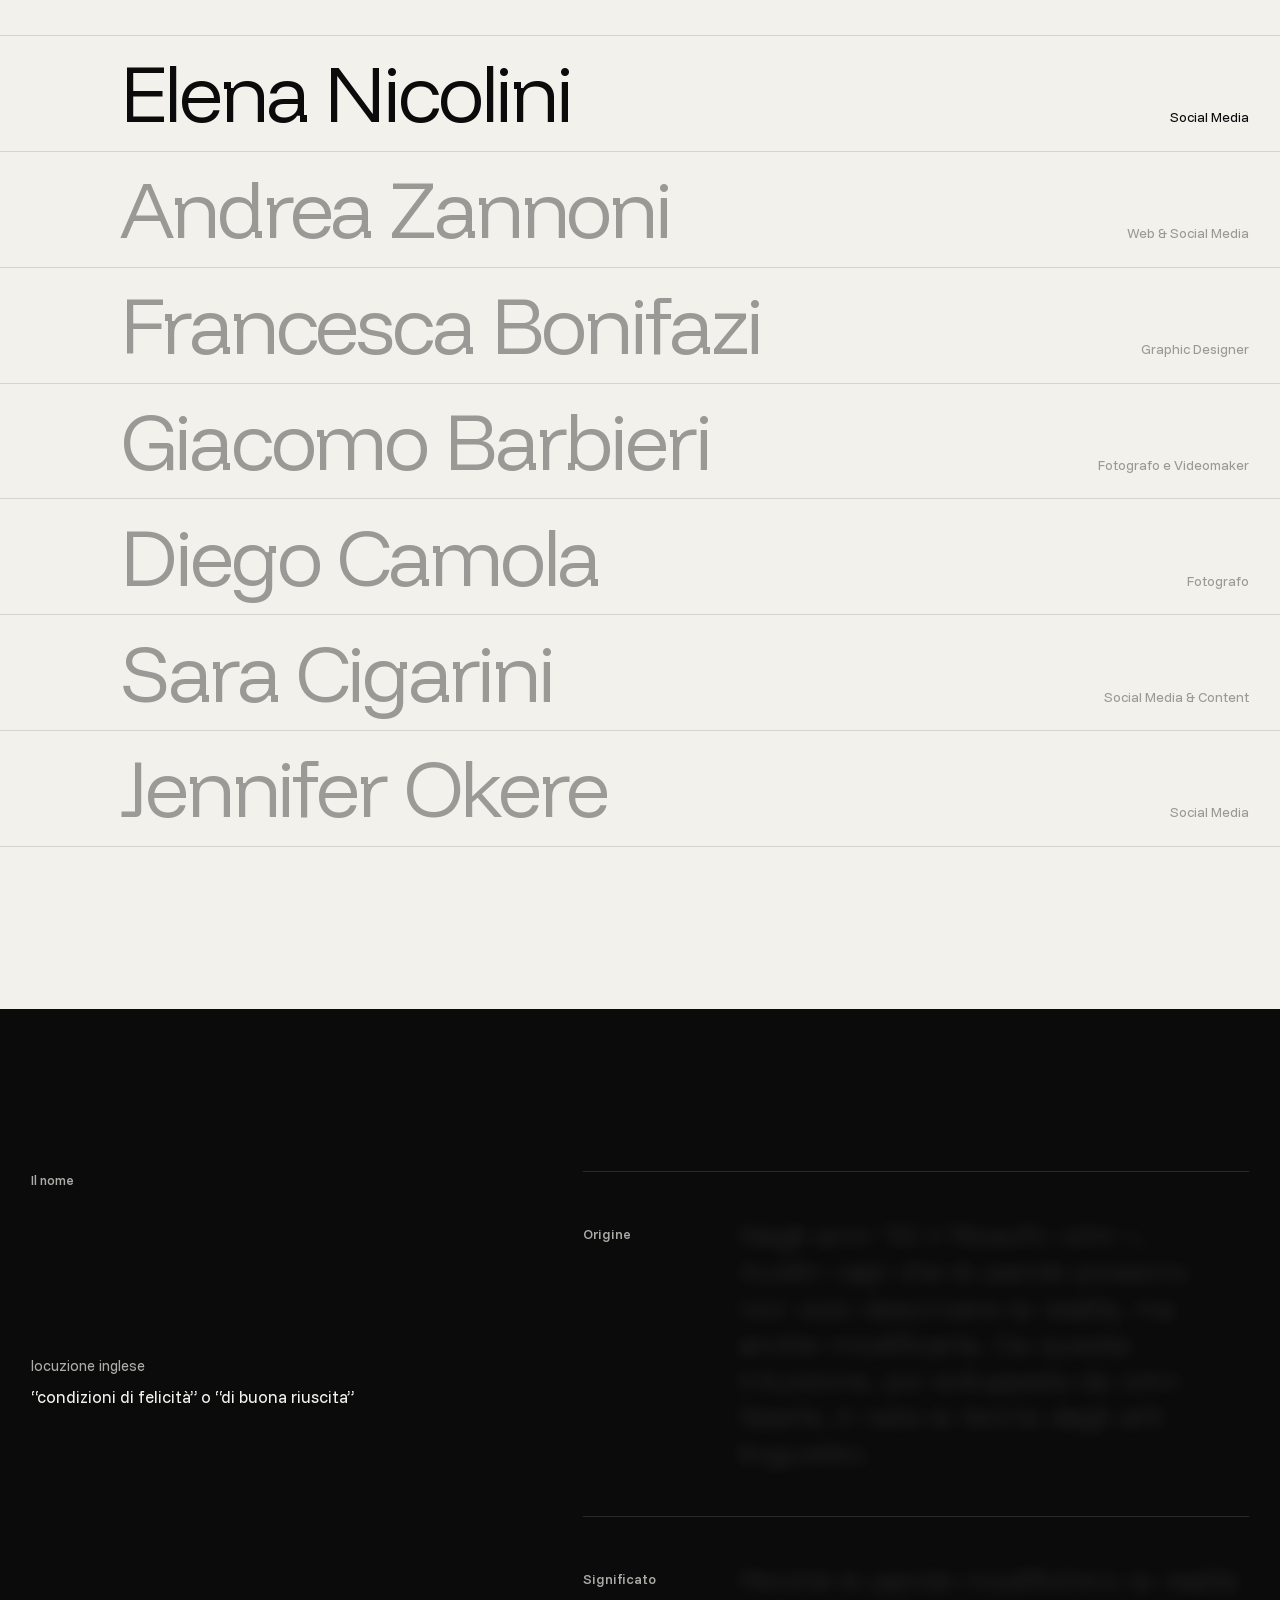
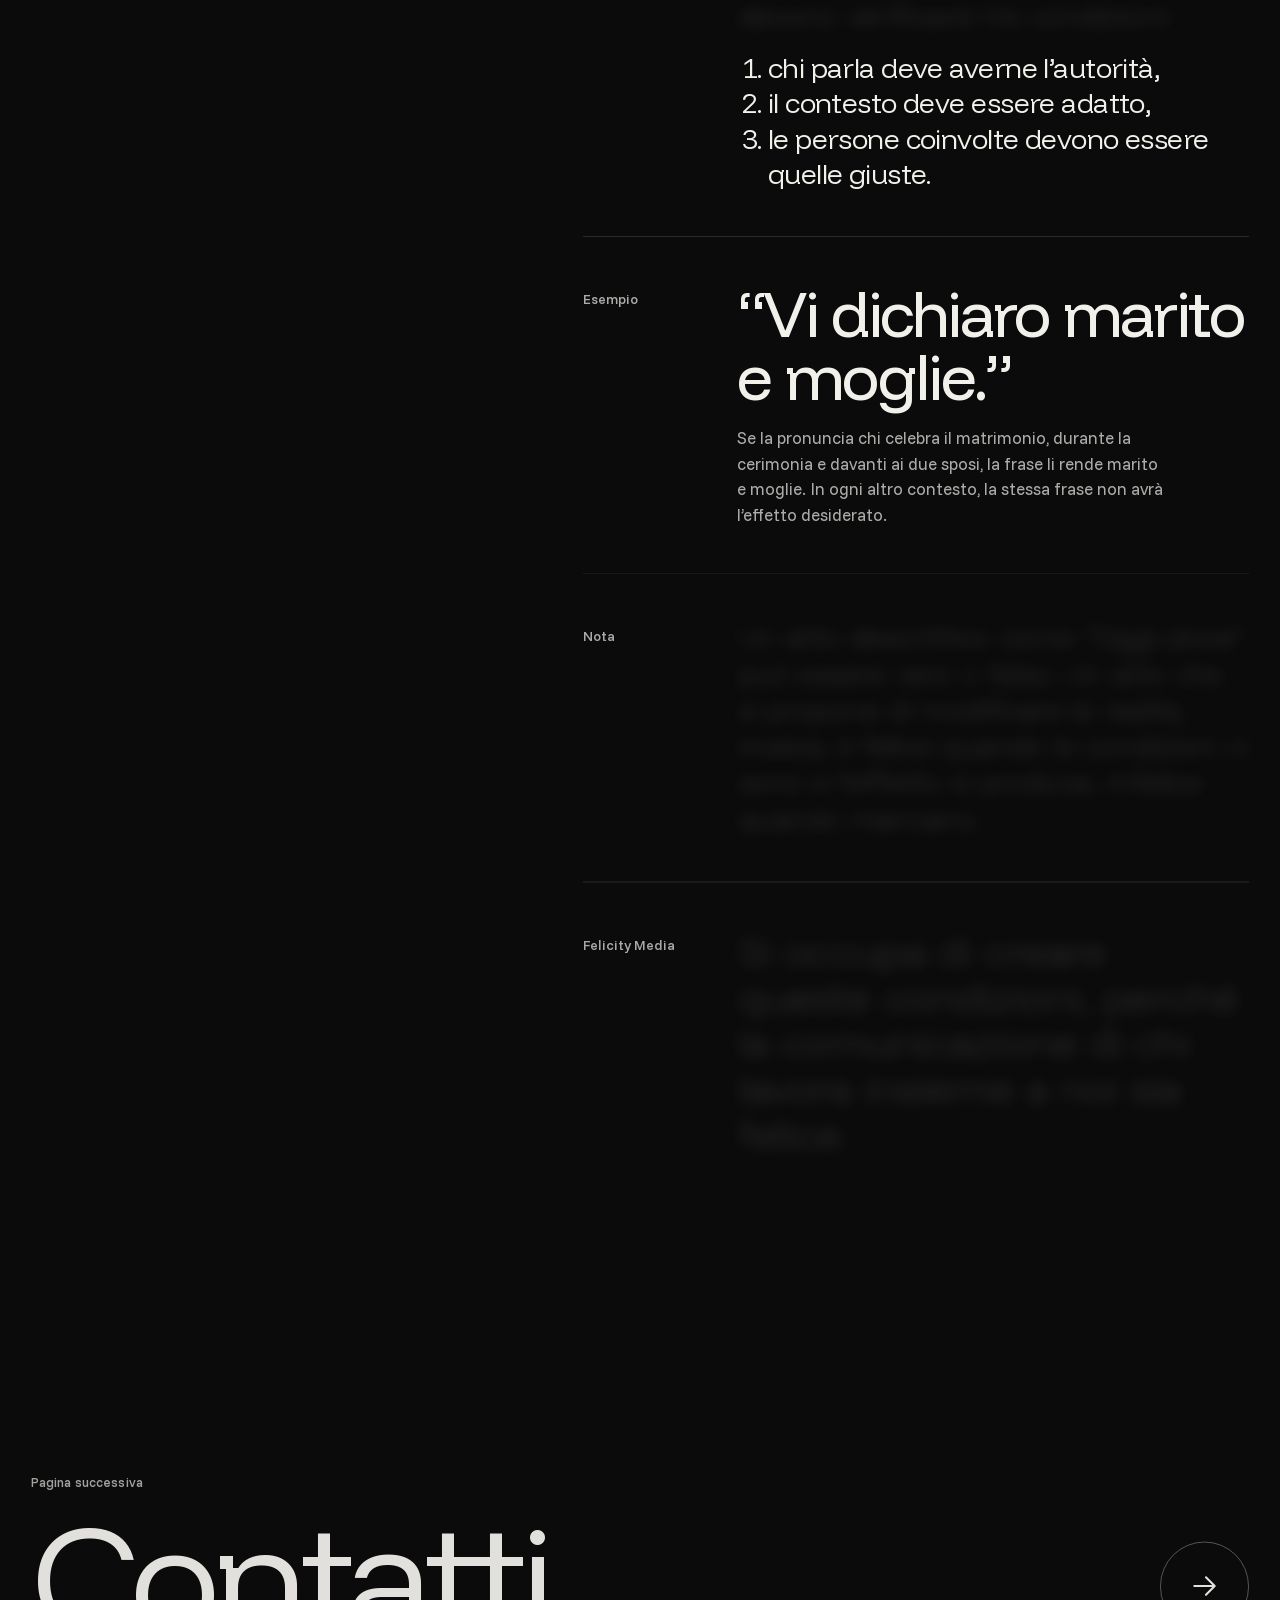
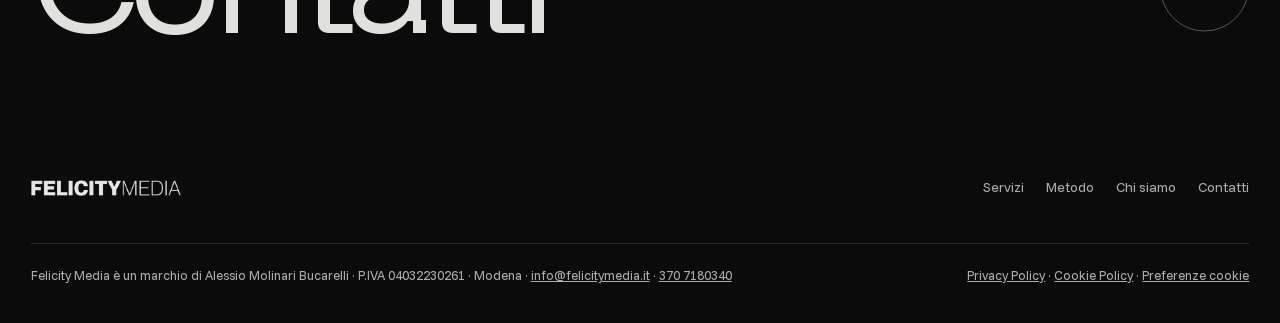
<file: chi-siamo.html>
<!doctype html>
<html lang="it">
<head>
<meta charset="utf-8">
<meta name="viewport" content="width=device-width, initial-scale=1, viewport-fit=cover">
<title>Chi siamo: Alessio Molinari Bucarelli e il team · Felicity Media</title>
<meta name="description" content="Alessio Molinari Bucarelli, giornalista pubblicista, e una rete di professionisti con una regia unica. E perché lo studio si chiama Felicity Media.">
<meta name="theme-color" content="#0b0b0b">
<meta name="robots" content="noindex, nofollow">
<meta name="google-site-verification" content="B58OvEjC71vvT1BCDhgoUjL-aXJVwMTQYs_2-8iDb6Q">
<meta property="og:title" content="Chi siamo: Alessio Molinari Bucarelli e il team · Felicity Media">
<meta property="og:description" content="Alessio Molinari Bucarelli, giornalista pubblicista, e una rete di professionisti con una regia unica. E perché lo studio si chiama Felicity Media.">
<meta property="og:type" content="website">
<meta property="og:site_name" content="Felicity Media">
<meta property="og:url" content="https://felicitymedia.it/chi-siamo/">
<meta property="og:locale" content="it_IT">
<meta property="og:image" content="https://andreazannoni922-beep.github.io/felicity-media-anteprima/assets/og.png">
<meta property="og:image:width" content="1200">
<meta property="og:image:height" content="630">
<meta property="og:image:alt" content="Felicity Media, studio di comunicazione a Modena">
<meta name="twitter:card" content="summary_large_image">
<link rel="apple-touch-icon" href="assets/touch-icon.png">
<link rel="icon" type="image/png" sizes="48x48" href="assets/favicon-48.png">
<link rel="icon" type="image/svg+xml" href="assets/favicon.svg">
<link rel="preload" href="assets/fonts/FunnelDisplay-latin-B50WF7FG.woff2" as="font" type="font/woff2" crossorigin>
<link rel="preload" href="assets/fonts/FunnelSans-latin-OpNIno8D.woff2" as="font" type="font/woff2" crossorigin>
<script type="application/ld+json">{"@context":"https://schema.org","@graph":[{"@type":"AboutPage","@id":"https://felicitymedia.it/chi-siamo/#pagina","url":"https://felicitymedia.it/chi-siamo/","name":"Chi siamo: Alessio Molinari Bucarelli e il team · Felicity Media","description":"Alessio Molinari Bucarelli, giornalista pubblicista, e una rete di professionisti con una regia unica. E perché lo studio si chiama Felicity Media.","inLanguage":"it-IT","isPartOf":{"@id":"https://felicitymedia.it/#sito"},"about":{"@id":"https://felicitymedia.it/#studio"},"breadcrumb":{"@id":"https://felicitymedia.it/chi-siamo/#percorso"}},{"@type":"BreadcrumbList","@id":"https://felicitymedia.it/chi-siamo/#percorso","itemListElement":[{"@type":"ListItem","position":1,"name":"Home","item":"https://felicitymedia.it/"},{"@type":"ListItem","position":2,"name":"Chi siamo","item":"https://felicitymedia.it/chi-siamo/"}]},{"@type":"LocalBusiness","@id":"https://felicitymedia.it/#studio","name":"Felicity Media","url":"https://felicitymedia.it/","logo":{"@type":"ImageObject","url":"https://felicitymedia.it/wp-content/themes/felicity-media/assets/logo-512.png","width":512,"height":512},"image":"https://felicitymedia.it/wp-content/themes/felicity-media/assets/og.png","description":"Studio di comunicazione a Modena. Lavora con aziende, professionisti, realtà sportive ed enti del terzo settore su strategia, brand, digital, contenuti, media ed eventi.","founder":{"@id":"https://felicitymedia.it/#alessio-molinari-bucarelli"},"member":[{"@id":"https://felicitymedia.it/#alessio-molinari-bucarelli"},{"@type":"Person","name":"Elena Nicolini","jobTitle":"Social Media"},{"@type":"Person","name":"Andrea Zannoni","jobTitle":"Web & Social Media"},{"@type":"Person","name":"Francesca Bonifazi","jobTitle":"Graphic Designer"},{"@type":"Person","name":"Giacomo Barbieri","jobTitle":"Fotografo e Videomaker"},{"@type":"Person","name":"Diego Camola","jobTitle":"Fotografo"},{"@type":"Person","name":"Sara Cigarini","jobTitle":"Social Media & Content"},{"@type":"Person","name":"Jennifer Okere","jobTitle":"Social Media"}],"vatID":"IT04032230261","email":"info@felicitymedia.it","telephone":"+393707180340","address":{"@type":"PostalAddress","addressLocality":"Modena","addressRegion":"MO","addressCountry":"IT"},"areaServed":{"@type":"City","name":"Modena"},"knowsAbout":["Piano di comunicazione","Posizionamento","Logo e identità visiva","Naming","Tono di voce","Social media","Campagne Meta e Google","Siti web e landing page","Newsletter","SEO","Fotografia","Video","Grafica","Ufficio stampa e PR","Comunicazione per eventi","Collaborazioni con creator"]},{"@type":"Person","@id":"https://felicitymedia.it/#alessio-molinari-bucarelli","name":"Alessio Molinari Bucarelli","jobTitle":"Fondatore di Felicity Media","description":"Si occupa di comunicazione dal 2021 ed è giornalista pubblicista dal 2023. Ha lavorato con più di 50 realtà tra imprese, professionisti e società sportive.","worksFor":{"@id":"https://felicitymedia.it/#studio"}},{"@type":"WebSite","@id":"https://felicitymedia.it/#sito","url":"https://felicitymedia.it/","name":"Felicity Media","inLanguage":"it-IT","publisher":{"@id":"https://felicitymedia.it/#studio"}}]}</script>
<link rel="stylesheet" href="assets/css/site.css">
<script>document.documentElement.classList.add("js");try{if(sessionStorage.getItem("fm-seen"))document.documentElement.classList.add("seen")}catch(e){}</script>
<script>window.dataLayer=window.dataLayer||[];function gtag(){dataLayer.push(arguments);}gtag('consent','default',{ad_storage:'denied',ad_user_data:'denied',ad_personalization:'denied',analytics_storage:'denied',functionality_storage:'denied',personalization_storage:'denied',security_storage:'granted',wait_for_update:500});gtag('set','ads_data_redaction',true);gtag('js',new Date());</script>
<script src="https://embeds.iubenda.com/widgets/c760b447-5756-4451-889f-887ac292cdcb.js"></script>
<script type="text/plain" class="_iub_cs_activate" data-iub-purposes="4" async data-suppressedsrc="https://www.googletagmanager.com/gtm.js?id=GTM-MF99D6SN"></script>
</head>
<body data-page="chi-siamo">

<!-- the logo pictogram, measured from Logo_FelicityMedia_RGB.svg (original tilt) -->
<template id="tpl-face">
  <svg class="face" viewBox="0 0 1000 1000" aria-hidden="true" focusable="false">
    <defs><mask id="MASK" maskUnits="userSpaceOnUse" x="0" y="0" width="1000" height="1000"><path class="face__draw" d="M500,347.5 a152.5,152.5 0 1,0 0.01,0" pathLength="1" fill="none" stroke="#fff" stroke-width="150" stroke-dasharray="1 1"/></mask></defs>
    <path class="face__arc" d="M497 297 A203 203 0 1 0 699.8 536 L595.4 536 A102 102 0 1 1 497 398 Z" mask="url(#MASK)"/>
    <rect class="face__eye" x="549" y="331" width="65" height="65"/>
    <rect class="face__eye" x="617" y="423" width="65" height="65"/>
  </svg>
</template>

<div class="loader" id="loader" aria-hidden="true">
  <div class="loader__in">
    <div data-face="loader"></div>
    <div class="loader__word" id="loaderWord">Felicity Media</div>
  </div>
</div>
<div class="curtain" id="curtain" aria-hidden="true"><div class="curtain__face" data-face="curtain"></div></div>

<div class="mascot" id="mascot" data-face="mascot" aria-hidden="true"></div>
<div class="cursor" id="cursor" aria-hidden="true"></div>

<a class="skip" href="#main">Vai al contenuto</a>
<header class="hdr">
  <a class="hdr__logo" href="index.html" aria-label="Felicity Media, home"><img src="assets/logotipo.png" alt="Felicity Media" width="835" height="89"></a>
  <div class="hdr__right">
    <a class="hdr__link" href="contatti.html">Scrivici</a>
    <button class="menu-btn" id="menuBtn" type="button" aria-expanded="false" aria-controls="menu"><span class="menu-btn__px"><i></i><i></i></span><span id="menuLabel">Menu</span></button>
  </div>
</header>

<nav class="menu" id="menu" aria-label="Menu principale">
  <ul class="menu__list">
    <li class="menu__item"><a href="index.html" data-nav="home"><span class="t"><span>Home</span></span></a></li>
    <li class="menu__item"><a href="servizi.html" data-nav="servizi"><span class="t"><span>Servizi</span></span></a></li>
    <li class="menu__item"><a href="metodo.html" data-nav="metodo"><span class="t"><span>Metodo</span></span></a></li>
    <li class="menu__item"><a href="chi-siamo.html" data-nav="chi-siamo"><span class="t"><span>Chi siamo</span></span></a></li>
    <li class="menu__item"><a href="contatti.html" data-nav="contatti"><span class="t"><span>Contatti</span></span></a></li>
  </ul>
  <div class="menu__side">
    <div class="menu__face" data-face="menu"></div>
    <p class="menu__info tag">Studio di comunicazione<br>Modena</p>
  </div>
</nav>

<main id="main" tabindex="-1">
<!-- HERO -->
  <section class="phero" id="hero-p" data-gl="anchor:.phero__face" data-fill="intro" data-bg="paper">
    <div class="phero__stage">
      <div class="phero__face" data-anchor></div>
      <div class="phero__copy">
        <p class="phero__sub">Una rete di professionisti, una regia unica.</p>
      </div>
      <h1 class="phero__title"><span class="ln"><span>Chi siamo</span></span></h1>
    </div>
  </section>

  <!-- THE FOUNDER, in his own words -->
  <section class="founder" id="fondatore" data-gl="none" data-bg="paper">
    <div class="founder__grid">
      <div class="founder__who">
        <h2 class="founder__name">Alessio Molinari Bucarelli</h2>
        <p class="founder__role tag">Fondatore</p>
      </div>
      <div class="founder__text">
        <p class="founder__p blur">Mi occupo di comunicazione dal 2021 e sono giornalista pubblicista dal 2023.</p>
        <p class="founder__p blur">Sono partito dai social e ho lavorato su canali molto diversi, dalla stampa ai podcast agli eventi, con più di 50 realtà tra imprese, professionisti e società sportive.</p>
        <p class="founder__p blur">Felicity Media è il passo successivo: uno studio per seguire progetti più ampi insieme ad altri professionisti, che portano competenze e sguardi diversi dal mio e allargano ciò che possiamo offrire. Io imposto i progetti e coordino il lavoro.</p>
      </div>
    </div>
    <ul class="facts">
      <li class="fact"><span class="fact__n">2021</span><span class="fact__t">mi occupo di comunicazione</span></li>
      <li class="fact"><span class="fact__n">2023</span><span class="fact__t">giornalista pubblicista</span></li>
      <li class="fact"><span class="fact__n"><span data-count="50">50</span>+</span><span class="fact__t">realtà tra imprese, professionisti e società sportive</span></li>
    </ul>
  </section>

  <!-- THE TEAM: the logo walks down the names -->
  <section class="crew" id="team" data-gl="anchor:.crew__row.is-active .crew__mark" data-bg="paper">
    <h2 class="crew__title">Il team</h2>
    <ul class="crew__list">
      <li class="crew__row is-active"><span class="crew__mark" data-anchor></span><span class="crew__name">Elena Nicolini</span><span class="crew__role">Social Media</span></li>
      <li class="crew__row"><span class="crew__mark" data-anchor></span><span class="crew__name">Andrea Zannoni</span><span class="crew__role">Web &amp; Social Media</span></li>
      <li class="crew__row"><span class="crew__mark" data-anchor></span><span class="crew__name">Francesca Bonifazi</span><span class="crew__role">Graphic Designer</span></li>
      <li class="crew__row"><span class="crew__mark" data-anchor></span><span class="crew__name">Giacomo Barbieri</span><span class="crew__role">Fotografo e Videomaker</span></li>
      <li class="crew__row"><span class="crew__mark" data-anchor></span><span class="crew__name">Diego Camola</span><span class="crew__role">Fotografo</span></li>
      <li class="crew__row"><span class="crew__mark" data-anchor></span><span class="crew__name">Sara Cigarini</span><span class="crew__role">Social Media &amp; Content</span></li>
      <li class="crew__row"><span class="crew__mark" data-anchor></span><span class="crew__name">Jennifer Okere</span><span class="crew__role">Social Media</span></li>
    </ul>
  </section>

  <!-- THE NAME, as a dictionary entry -->
  <section class="nome nomeC" id="il-nome" data-gl="anchor:.nomeC__face" data-fill="nome" data-bg="ink">
    <div class="nomeC__grid">
      <aside class="nomeC__head">
        <p class="nome__label tag">Il nome</p>
        <h2 class="nomeC__word">felicity conditions</h2>
        <p class="nomeC__gram">locuzione inglese</p>
        <p class="nomeC__tr">“condizioni di felicità” o “di buona riuscita”</p>
        <div class="nomeC__face" data-anchor></div>
      </aside>
      <div class="nomeC__body">
        <div class="entry"><p class="entry__k">Origine</p><div><p class="entry__v blur">Negli anni ’50 il filosofo John L. Austin capì che le parole possono non solo descrivere la realtà, ma anche modificarla. Da questa intuizione, poi sviluppata da John Searle, è nata la teoria degli atti linguistici.</p></div></div>
        <div class="entry"><p class="entry__k">Significato</p><div><p class="entry__v blur">Perché le parole modifichino la realtà devono verificarsi tre condizioni:</p><ol><li>chi parla deve averne l’autorità,</li><li>il contesto deve essere adatto,</li><li>le persone coinvolte devono essere quelle giuste.</li></ol></div></div>
        <div class="entry"><p class="entry__k">Esempio</p><div><p class="entry__quote">“Vi dichiaro marito e moglie.”</p><p class="entry__small">Se la pronuncia chi celebra il matrimonio, durante la cerimonia e davanti ai due sposi, la frase li rende marito e moglie. In ogni altro contesto, la stessa frase non avrà l’effetto desiderato.</p></div></div>
        <div class="entry"><p class="entry__k">Nota</p><div><p class="entry__v blur">Un atto descrittivo come “Oggi piove” può essere vero o falso. Un atto che si propone di modificare la realtà, invece, è felice quando le condizioni ci sono e l’effetto si produce, infelice quando mancano.</p></div></div>
        <div class="entry entry--end"><p class="entry__k">Felicity Media</p><div><p class="entry__v blur">Si occupa di creare queste condizioni, perché la comunicazione di chi lavora insieme a&nbsp;noi sia felice.</p></div></div>
      </div>
    </div>
  </section>

  <!-- NEXT PAGE -->
  <section class="next" data-gl="none" data-bg="ink">
    <a class="next__link" href="contatti.html"><span class="next__tag tag">Pagina successiva</span><span class="next__word">Contatti</span><span class="next__arrow" aria-hidden="true"><svg viewBox="0 0 24 24"><path d="M5 12h14M13 6l6 6-6 6"/></svg></span></a>
  </section>
</main>

<footer class="ftr" id="footer" data-gl="anchor:.ftr__face" data-fill="foot" data-bg="ink">
  <div class="ftr__end">
    <p class="ftr__sleep blur">Perché la comunicazione di chi lavora con&nbsp;noi sia felice.</p>
    <button class="ftr__face" type="button" id="toTop" aria-label="Torna all'inizio" data-anchor></button>
  </div>
  <div class="ftr__top">
    <a class="ftr__logo" href="index.html" aria-label="Felicity Media, home"><img src="assets/logotipo.png" alt="Felicity Media" width="835" height="89"></a>
    <nav class="ftr__nav" aria-label="Piè di pagina"><a href="servizi.html">Servizi</a><a href="metodo.html">Metodo</a><a href="chi-siamo.html">Chi siamo</a><a href="contatti.html">Contatti</a></nav>
  </div>
  <div class="ftr__legal">
    <span>Felicity Media è un marchio di Alessio Molinari Bucarelli · P.IVA 04032230261 · Modena · <a href="mailto:info@felicitymedia.it">info@felicitymedia.it</a> · <a href="tel:+393707180340">370 7180340</a></span>
    <span><a href="https://www.iubenda.com/privacy-policy/81467992" target="_blank" rel="noopener">Privacy Policy</a> · <a href="https://www.iubenda.com/privacy-policy/81467992/cookie-policy" target="_blank" rel="noopener">Cookie Policy</a> · <a href="#" class="iubenda-cs-preferences-link">Preferenze cookie</a></span>
  </div>
</footer>

<script src="assets/vendor/gsap.min.js"></script>
<script src="assets/vendor/ScrollTrigger.min.js"></script>
<script src="assets/vendor/lenis.min.js"></script>
<script src="assets/js/site.js"></script>
</body>
</html>
</file>
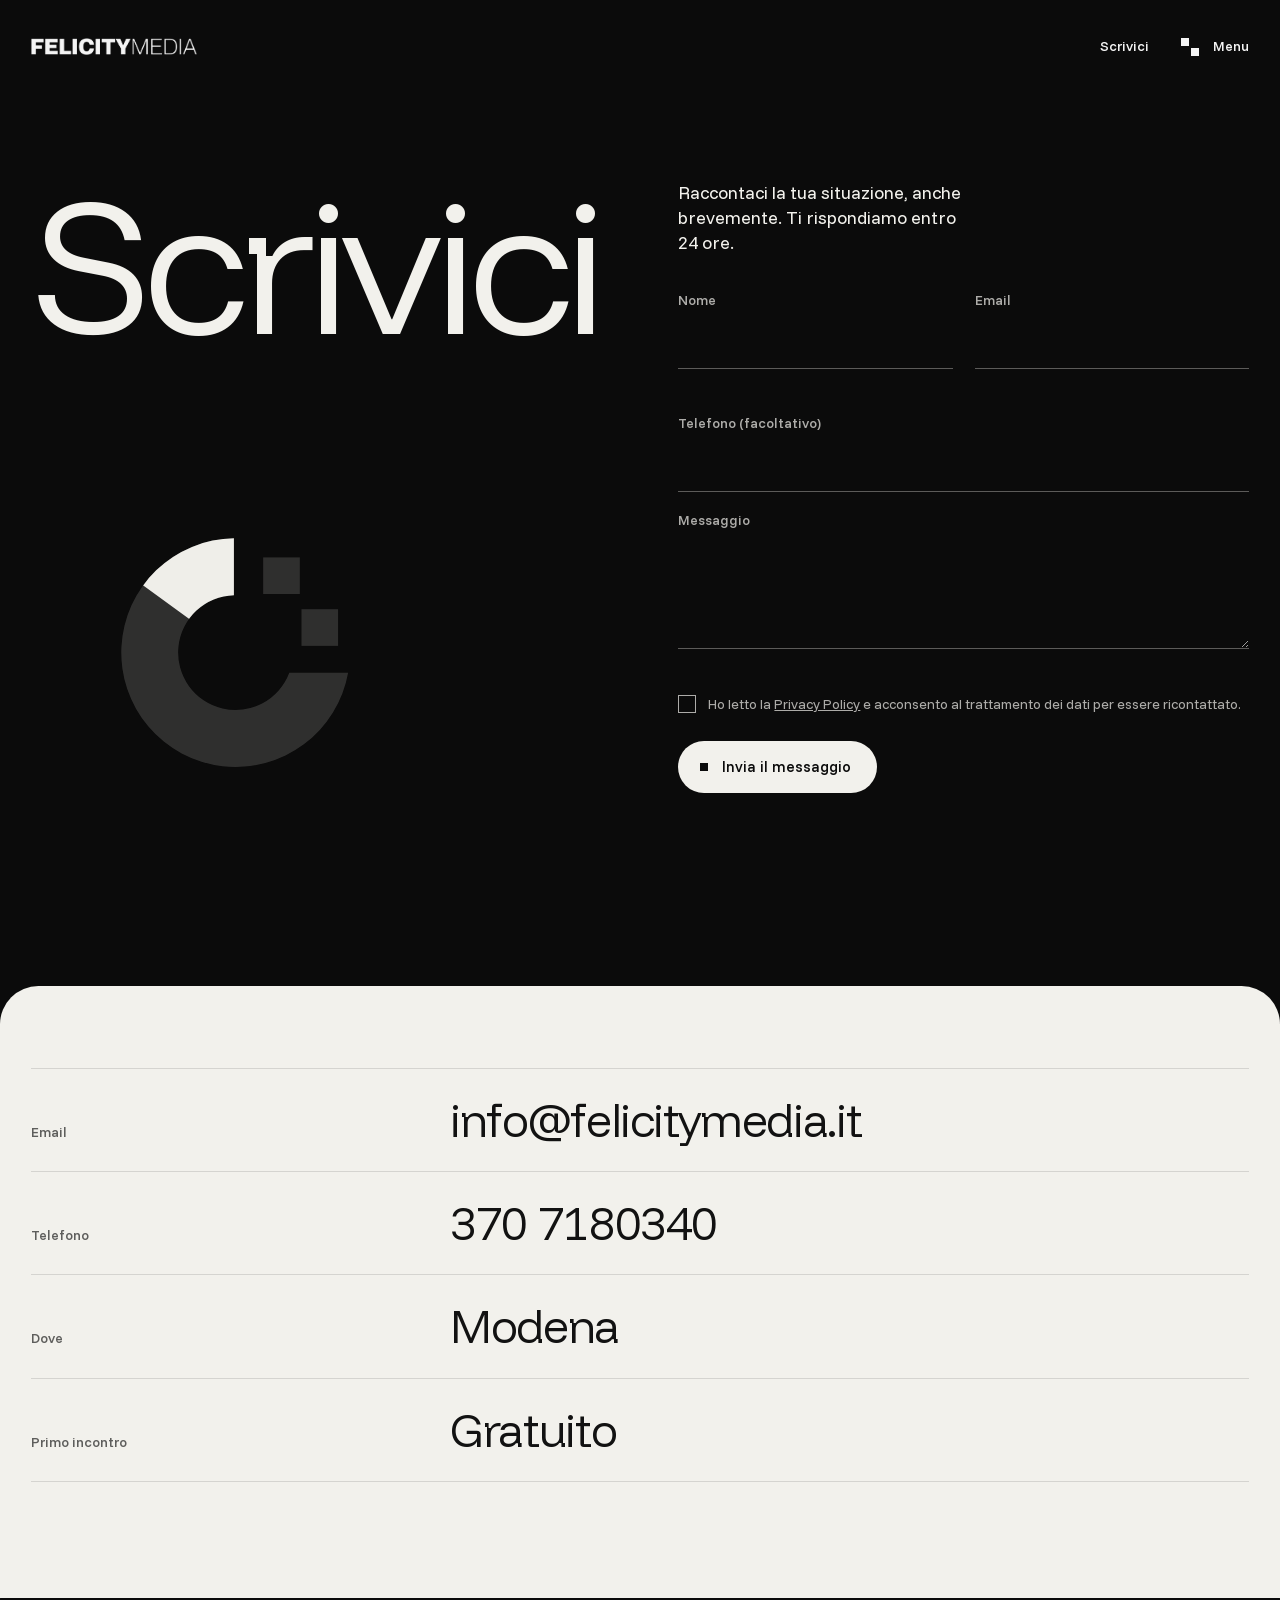
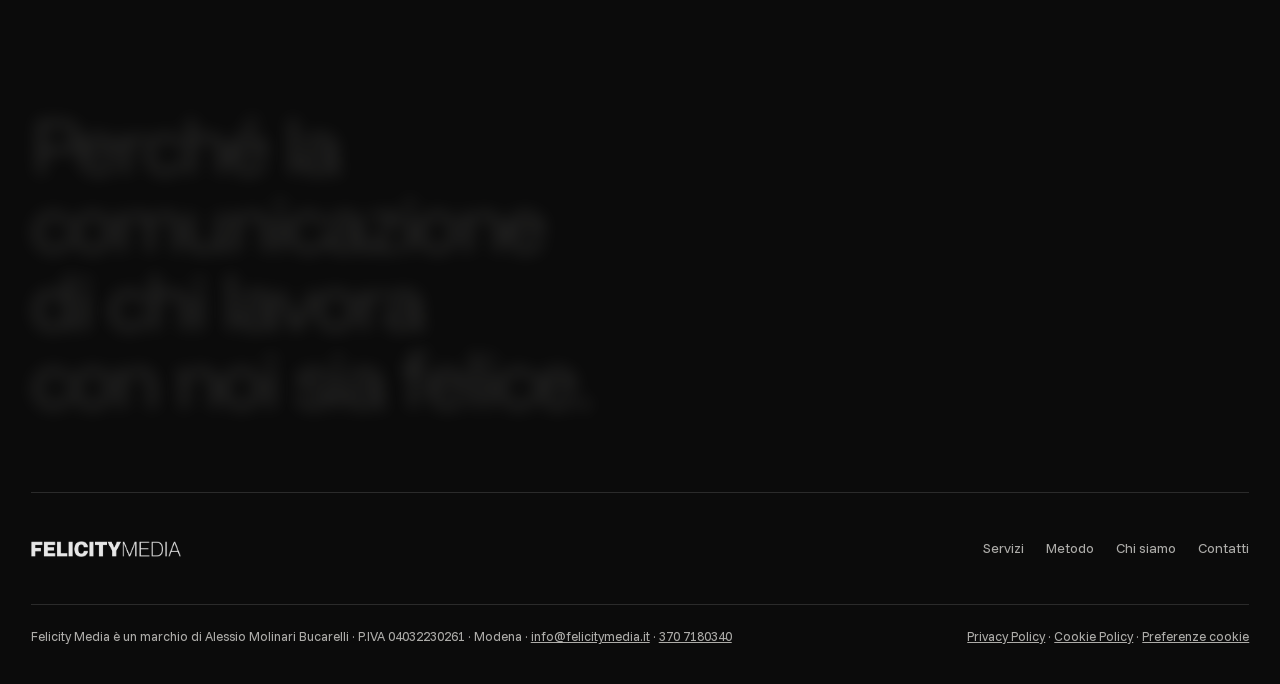
<file: contatti.html>
<!doctype html>
<html lang="it">
<head>
<meta charset="utf-8">
<meta name="viewport" content="width=device-width, initial-scale=1, viewport-fit=cover">
<title>Contatti · Felicity Media, studio di comunicazione a Modena</title>
<meta name="description" content="Scrivi a Felicity Media, studio di comunicazione a Modena: info@felicitymedia.it, 370 7180340. Il primo incontro è gratuito, rispondiamo entro 24 ore.">
<meta name="theme-color" content="#0b0b0b">
<meta name="robots" content="noindex, nofollow">
<meta name="google-site-verification" content="B58OvEjC71vvT1BCDhgoUjL-aXJVwMTQYs_2-8iDb6Q">
<meta property="og:title" content="Contatti · Felicity Media, studio di comunicazione a Modena">
<meta property="og:description" content="Scrivi a Felicity Media, studio di comunicazione a Modena: info@felicitymedia.it, 370 7180340. Il primo incontro è gratuito, rispondiamo entro 24 ore.">
<meta property="og:type" content="website">
<meta property="og:site_name" content="Felicity Media">
<meta property="og:url" content="https://felicitymedia.it/contatti/">
<meta property="og:locale" content="it_IT">
<meta property="og:image" content="https://andreazannoni922-beep.github.io/felicity-media-anteprima/assets/og.png">
<meta property="og:image:width" content="1200">
<meta property="og:image:height" content="630">
<meta property="og:image:alt" content="Felicity Media, studio di comunicazione a Modena">
<meta name="twitter:card" content="summary_large_image">
<link rel="apple-touch-icon" href="assets/touch-icon.png">
<link rel="icon" type="image/png" sizes="48x48" href="assets/favicon-48.png">
<link rel="icon" type="image/svg+xml" href="assets/favicon.svg">
<link rel="preload" href="assets/fonts/FunnelDisplay-latin-B50WF7FG.woff2" as="font" type="font/woff2" crossorigin>
<link rel="preload" href="assets/fonts/FunnelSans-latin-OpNIno8D.woff2" as="font" type="font/woff2" crossorigin>
<script type="application/ld+json">{"@context":"https://schema.org","@graph":[{"@type":"ContactPage","@id":"https://felicitymedia.it/contatti/#pagina","url":"https://felicitymedia.it/contatti/","name":"Contatti · Felicity Media, studio di comunicazione a Modena","description":"Scrivi a Felicity Media, studio di comunicazione a Modena: info@felicitymedia.it, 370 7180340. Il primo incontro è gratuito, rispondiamo entro 24 ore.","inLanguage":"it-IT","isPartOf":{"@id":"https://felicitymedia.it/#sito"},"about":{"@id":"https://felicitymedia.it/#studio"},"breadcrumb":{"@id":"https://felicitymedia.it/contatti/#percorso"}},{"@type":"BreadcrumbList","@id":"https://felicitymedia.it/contatti/#percorso","itemListElement":[{"@type":"ListItem","position":1,"name":"Home","item":"https://felicitymedia.it/"},{"@type":"ListItem","position":2,"name":"Contatti","item":"https://felicitymedia.it/contatti/"}]},{"@type":"LocalBusiness","@id":"https://felicitymedia.it/#studio","name":"Felicity Media","url":"https://felicitymedia.it/","logo":{"@type":"ImageObject","url":"https://felicitymedia.it/wp-content/themes/felicity-media/assets/logo-512.png","width":512,"height":512},"image":"https://felicitymedia.it/wp-content/themes/felicity-media/assets/og.png","description":"Studio di comunicazione a Modena. Lavora con aziende, professionisti, realtà sportive ed enti del terzo settore su strategia, brand, digital, contenuti, media ed eventi.","founder":{"@id":"https://felicitymedia.it/#alessio-molinari-bucarelli"},"member":[{"@id":"https://felicitymedia.it/#alessio-molinari-bucarelli"},{"@type":"Person","name":"Elena Nicolini","jobTitle":"Social Media"},{"@type":"Person","name":"Andrea Zannoni","jobTitle":"Web & Social Media"},{"@type":"Person","name":"Francesca Bonifazi","jobTitle":"Graphic Designer"},{"@type":"Person","name":"Giacomo Barbieri","jobTitle":"Fotografo e Videomaker"},{"@type":"Person","name":"Diego Camola","jobTitle":"Fotografo"},{"@type":"Person","name":"Sara Cigarini","jobTitle":"Social Media & Content"},{"@type":"Person","name":"Jennifer Okere","jobTitle":"Social Media"}],"vatID":"IT04032230261","email":"info@felicitymedia.it","telephone":"+393707180340","address":{"@type":"PostalAddress","addressLocality":"Modena","addressRegion":"MO","addressCountry":"IT"},"areaServed":{"@type":"City","name":"Modena"},"knowsAbout":["Piano di comunicazione","Posizionamento","Logo e identità visiva","Naming","Tono di voce","Social media","Campagne Meta e Google","Siti web e landing page","Newsletter","SEO","Fotografia","Video","Grafica","Ufficio stampa e PR","Comunicazione per eventi","Collaborazioni con creator"]},{"@type":"Person","@id":"https://felicitymedia.it/#alessio-molinari-bucarelli","name":"Alessio Molinari Bucarelli","jobTitle":"Fondatore di Felicity Media","description":"Si occupa di comunicazione dal 2021 ed è giornalista pubblicista dal 2023. Ha lavorato con più di 50 realtà tra imprese, professionisti e società sportive.","worksFor":{"@id":"https://felicitymedia.it/#studio"}},{"@type":"WebSite","@id":"https://felicitymedia.it/#sito","url":"https://felicitymedia.it/","name":"Felicity Media","inLanguage":"it-IT","publisher":{"@id":"https://felicitymedia.it/#studio"}}]}</script>
<link rel="stylesheet" href="assets/css/site.css">
<script>document.documentElement.classList.add("js");try{if(sessionStorage.getItem("fm-seen"))document.documentElement.classList.add("seen")}catch(e){}</script>
<script>window.dataLayer=window.dataLayer||[];function gtag(){dataLayer.push(arguments);}gtag('consent','default',{ad_storage:'denied',ad_user_data:'denied',ad_personalization:'denied',analytics_storage:'denied',functionality_storage:'denied',personalization_storage:'denied',security_storage:'granted',wait_for_update:500});gtag('set','ads_data_redaction',true);gtag('js',new Date());</script>
<script src="https://embeds.iubenda.com/widgets/c760b447-5756-4451-889f-887ac292cdcb.js"></script>
<script type="text/plain" class="_iub_cs_activate" data-iub-purposes="4" async data-suppressedsrc="https://www.googletagmanager.com/gtm.js?id=GTM-MF99D6SN"></script>
</head>
<body data-page="contatti">

<!-- the logo pictogram, measured from Logo_FelicityMedia_RGB.svg (original tilt) -->
<template id="tpl-face">
  <svg class="face" viewBox="0 0 1000 1000" aria-hidden="true" focusable="false">
    <defs><mask id="MASK" maskUnits="userSpaceOnUse" x="0" y="0" width="1000" height="1000"><path class="face__draw" d="M500,347.5 a152.5,152.5 0 1,0 0.01,0" pathLength="1" fill="none" stroke="#fff" stroke-width="150" stroke-dasharray="1 1"/></mask></defs>
    <path class="face__arc" d="M497 297 A203 203 0 1 0 699.8 536 L595.4 536 A102 102 0 1 1 497 398 Z" mask="url(#MASK)"/>
    <rect class="face__eye" x="549" y="331" width="65" height="65"/>
    <rect class="face__eye" x="617" y="423" width="65" height="65"/>
  </svg>
</template>

<div class="loader" id="loader" aria-hidden="true">
  <div class="loader__in">
    <div data-face="loader"></div>
    <div class="loader__word" id="loaderWord">Felicity Media</div>
  </div>
</div>
<div class="curtain" id="curtain" aria-hidden="true"><div class="curtain__face" data-face="curtain"></div></div>

<div class="mascot" id="mascot" data-face="mascot" aria-hidden="true"></div>
<div class="cursor" id="cursor" aria-hidden="true"></div>

<a class="skip" href="#main">Vai al contenuto</a>
<header class="hdr">
  <a class="hdr__logo" href="index.html" aria-label="Felicity Media, home"><img src="assets/logotipo.png" alt="Felicity Media" width="835" height="89"></a>
  <div class="hdr__right">
    <a class="hdr__link" href="contatti.html">Scrivici</a>
    <button class="menu-btn" id="menuBtn" type="button" aria-expanded="false" aria-controls="menu"><span class="menu-btn__px"><i></i><i></i></span><span id="menuLabel">Menu</span></button>
  </div>
</header>

<nav class="menu" id="menu" aria-label="Menu principale">
  <ul class="menu__list">
    <li class="menu__item"><a href="index.html" data-nav="home"><span class="t"><span>Home</span></span></a></li>
    <li class="menu__item"><a href="servizi.html" data-nav="servizi"><span class="t"><span>Servizi</span></span></a></li>
    <li class="menu__item"><a href="metodo.html" data-nav="metodo"><span class="t"><span>Metodo</span></span></a></li>
    <li class="menu__item"><a href="chi-siamo.html" data-nav="chi-siamo"><span class="t"><span>Chi siamo</span></span></a></li>
    <li class="menu__item"><a href="contatti.html" data-nav="contatti"><span class="t"><span>Contatti</span></span></a></li>
  </ul>
  <div class="menu__side">
    <div class="menu__face" data-face="menu"></div>
    <p class="menu__info tag">Studio di comunicazione<br>Modena</p>
  </div>
</nav>

<main id="main" tabindex="-1">
<!-- CONTACT: the logo fills while you write -->
  <section class="contatti contatti--page" id="contatti" data-gl="anchor:.contatti__face" data-fill="form" data-bg="ink">
    <div class="contatti__grid">
      <div>
        <h1 class="contatti__title"><span class="ln"><span>Scrivici</span></span></h1>
        <div class="contatti__face" data-anchor></div>
      </div>
      <div>
        <p class="contatti__lead">Raccontaci la tua situazione, anche brevemente. Ti rispondiamo entro 24&nbsp;ore.</p>
        <form class="form" id="form" novalidate>
          <div class="hp" aria-hidden="true"><label>Sito web<input name="website" tabindex="-1" autocomplete="off"></label></div>
          <div class="field"><label for="f-nome">Nome</label><input id="f-nome" name="nome" autocomplete="name" required><span class="field__err" aria-live="polite"></span></div>
          <div class="field"><label for="f-email">Email</label><input id="f-email" name="email" type="email" autocomplete="email" required><span class="field__err" aria-live="polite"></span></div>
          <div class="field field--full"><label for="f-tel">Telefono (facoltativo)</label><input id="f-tel" name="telefono" type="tel" autocomplete="tel"></div>
          <div class="field field--full"><label for="f-msg">Messaggio</label><textarea id="f-msg" name="messaggio" required></textarea><span class="field__err" aria-live="polite"></span></div>
          <label class="check"><input type="checkbox" id="f-privacy" required><span>Ho letto la <a href="https://www.iubenda.com/privacy-policy/81467992" target="_blank" rel="noopener">Privacy Policy</a> e acconsento al trattamento dei dati per essere ricontattato.</span></label>
          <div class="form__foot"><button class="btn btn--light" type="submit"><span class="btn__px"></span>Invia il messaggio</button><span class="form__msg" id="formMsg" aria-live="polite"></span></div>
        </form>
      </div>
    </div>
  </section>

  <!-- DIRECT LINES -->
  <section class="info" id="recapiti" data-gl="none" data-bg="paper">
    <ul class="info__list">
      <li class="info__row"><span class="info__k">Email</span><a class="info__v" href="mailto:info@felicitymedia.it">info@felicitymedia.it</a></li>
      <li class="info__row"><span class="info__k">Telefono</span><a class="info__v" href="tel:+393707180340">370 7180340</a></li>
      <li class="info__row"><span class="info__k">Dove</span><span class="info__v">Modena</span></li>
      <li class="info__row"><span class="info__k">Primo incontro</span><span class="info__v">Gratuito</span></li>
    </ul>
  </section>
</main>

<footer class="ftr" id="footer" data-gl="anchor:.ftr__face" data-fill="foot" data-bg="ink">
  <div class="ftr__end">
    <p class="ftr__sleep blur">Perché la comunicazione di chi lavora con&nbsp;noi sia felice.</p>
    <button class="ftr__face" type="button" id="toTop" aria-label="Torna all'inizio" data-anchor></button>
  </div>
  <div class="ftr__top">
    <a class="ftr__logo" href="index.html" aria-label="Felicity Media, home"><img src="assets/logotipo.png" alt="Felicity Media" width="835" height="89"></a>
    <nav class="ftr__nav" aria-label="Piè di pagina"><a href="servizi.html">Servizi</a><a href="metodo.html">Metodo</a><a href="chi-siamo.html">Chi siamo</a><a href="contatti.html">Contatti</a></nav>
  </div>
  <div class="ftr__legal">
    <span>Felicity Media è un marchio di Alessio Molinari Bucarelli · P.IVA 04032230261 · Modena · <a href="mailto:info@felicitymedia.it">info@felicitymedia.it</a> · <a href="tel:+393707180340">370 7180340</a></span>
    <span><a href="https://www.iubenda.com/privacy-policy/81467992" target="_blank" rel="noopener">Privacy Policy</a> · <a href="https://www.iubenda.com/privacy-policy/81467992/cookie-policy" target="_blank" rel="noopener">Cookie Policy</a> · <a href="#" class="iubenda-cs-preferences-link">Preferenze cookie</a></span>
  </div>
</footer>

<script src="assets/vendor/gsap.min.js"></script>
<script src="assets/vendor/ScrollTrigger.min.js"></script>
<script src="assets/vendor/lenis.min.js"></script>
<script src="assets/js/site.js"></script>
</body>
</html>
</file>
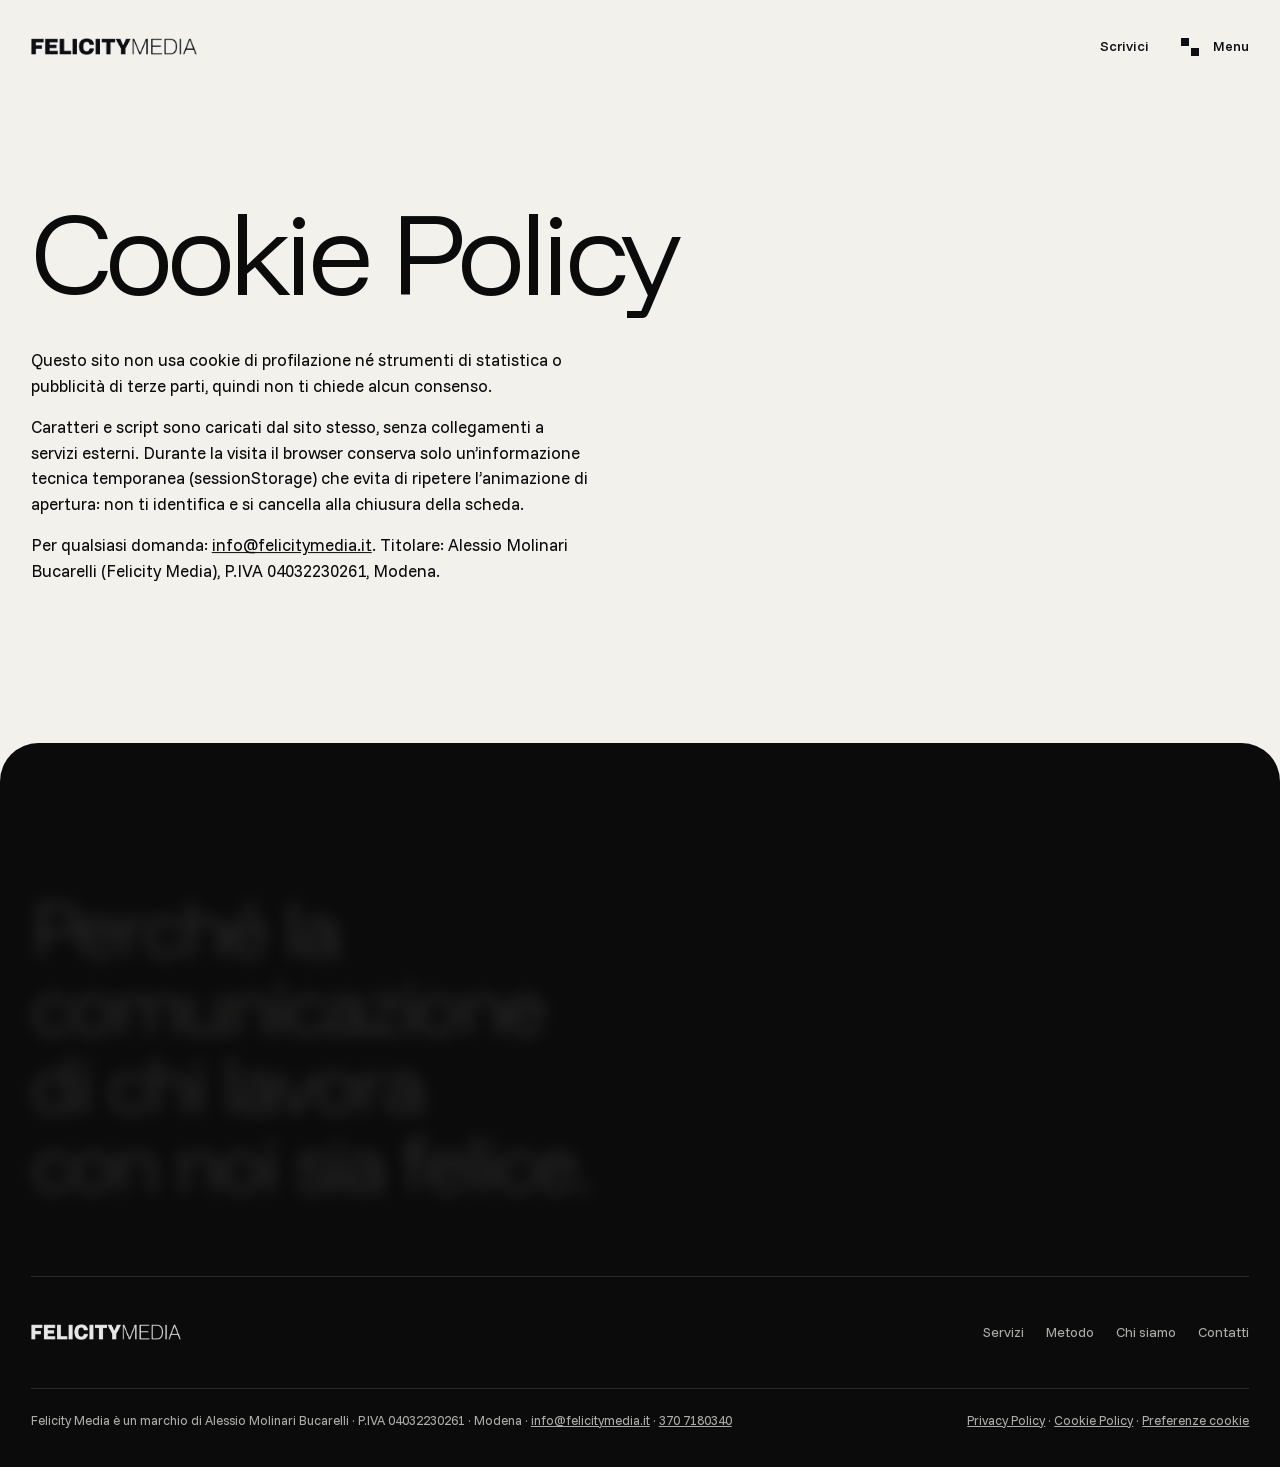
<file: cookie.html>
<!doctype html>
<html lang="it">
<head>
<meta charset="utf-8">
<meta name="viewport" content="width=device-width, initial-scale=1, viewport-fit=cover">
<title>Cookie Policy · Felicity Media</title>
<meta name="description" content="Informativa sull'uso dei cookie del sito di Felicity Media.">
<meta name="theme-color" content="#0b0b0b">
<meta name="robots" content="noindex, nofollow">
<meta name="google-site-verification" content="B58OvEjC71vvT1BCDhgoUjL-aXJVwMTQYs_2-8iDb6Q">
<meta property="og:title" content="Cookie Policy · Felicity Media">
<meta property="og:description" content="Informativa sull'uso dei cookie del sito di Felicity Media.">
<meta property="og:type" content="website">
<meta property="og:site_name" content="Felicity Media">
<meta property="og:locale" content="it_IT">
<meta property="og:image" content="https://andreazannoni922-beep.github.io/felicity-media-anteprima/assets/og.png">
<meta property="og:image:width" content="1200">
<meta property="og:image:height" content="630">
<meta property="og:image:alt" content="Felicity Media, studio di comunicazione a Modena">
<meta name="twitter:card" content="summary_large_image">
<link rel="apple-touch-icon" href="assets/touch-icon.png">
<link rel="icon" type="image/png" sizes="48x48" href="assets/favicon-48.png">
<link rel="icon" type="image/svg+xml" href="assets/favicon.svg">
<link rel="preload" href="assets/fonts/FunnelDisplay-latin-B50WF7FG.woff2" as="font" type="font/woff2" crossorigin>
<link rel="preload" href="assets/fonts/FunnelSans-latin-OpNIno8D.woff2" as="font" type="font/woff2" crossorigin>

<link rel="stylesheet" href="assets/css/site.css">
<script>document.documentElement.classList.add("js");try{if(sessionStorage.getItem("fm-seen"))document.documentElement.classList.add("seen")}catch(e){}</script>
<script>window.dataLayer=window.dataLayer||[];function gtag(){dataLayer.push(arguments);}gtag('consent','default',{ad_storage:'denied',ad_user_data:'denied',ad_personalization:'denied',analytics_storage:'denied',functionality_storage:'denied',personalization_storage:'denied',security_storage:'granted',wait_for_update:500});gtag('set','ads_data_redaction',true);gtag('js',new Date());</script>
<script src="https://embeds.iubenda.com/widgets/c760b447-5756-4451-889f-887ac292cdcb.js"></script>
<script type="text/plain" class="_iub_cs_activate" data-iub-purposes="4" async data-suppressedsrc="https://www.googletagmanager.com/gtm.js?id=GTM-MF99D6SN"></script>
</head>
<body data-page="legale">

<!-- the logo pictogram, measured from Logo_FelicityMedia_RGB.svg (original tilt) -->
<template id="tpl-face">
  <svg class="face" viewBox="0 0 1000 1000" aria-hidden="true" focusable="false">
    <defs><mask id="MASK" maskUnits="userSpaceOnUse" x="0" y="0" width="1000" height="1000"><path class="face__draw" d="M500,347.5 a152.5,152.5 0 1,0 0.01,0" pathLength="1" fill="none" stroke="#fff" stroke-width="150" stroke-dasharray="1 1"/></mask></defs>
    <path class="face__arc" d="M497 297 A203 203 0 1 0 699.8 536 L595.4 536 A102 102 0 1 1 497 398 Z" mask="url(#MASK)"/>
    <rect class="face__eye" x="549" y="331" width="65" height="65"/>
    <rect class="face__eye" x="617" y="423" width="65" height="65"/>
  </svg>
</template>

<div class="loader" id="loader" aria-hidden="true">
  <div class="loader__in">
    <div data-face="loader"></div>
    <div class="loader__word" id="loaderWord">Felicity Media</div>
  </div>
</div>
<div class="curtain" id="curtain" aria-hidden="true"><div class="curtain__face" data-face="curtain"></div></div>

<div class="mascot" id="mascot" data-face="mascot" aria-hidden="true"></div>
<div class="cursor" id="cursor" aria-hidden="true"></div>

<a class="skip" href="#main">Vai al contenuto</a>
<header class="hdr">
  <a class="hdr__logo" href="index.html" aria-label="Felicity Media, home"><img src="assets/logotipo.png" alt="Felicity Media" width="835" height="89"></a>
  <div class="hdr__right">
    <a class="hdr__link" href="contatti.html">Scrivici</a>
    <button class="menu-btn" id="menuBtn" type="button" aria-expanded="false" aria-controls="menu"><span class="menu-btn__px"><i></i><i></i></span><span id="menuLabel">Menu</span></button>
  </div>
</header>

<nav class="menu" id="menu" aria-label="Menu principale">
  <ul class="menu__list">
    <li class="menu__item"><a href="index.html" data-nav="home"><span class="t"><span>Home</span></span></a></li>
    <li class="menu__item"><a href="servizi.html" data-nav="servizi"><span class="t"><span>Servizi</span></span></a></li>
    <li class="menu__item"><a href="metodo.html" data-nav="metodo"><span class="t"><span>Metodo</span></span></a></li>
    <li class="menu__item"><a href="chi-siamo.html" data-nav="chi-siamo"><span class="t"><span>Chi siamo</span></span></a></li>
    <li class="menu__item"><a href="contatti.html" data-nav="contatti"><span class="t"><span>Contatti</span></span></a></li>
  </ul>
  <div class="menu__side">
    <div class="menu__face" data-face="menu"></div>
    <p class="menu__info tag">Studio di comunicazione<br>Modena</p>
  </div>
</nav>

<main id="main" tabindex="-1">
<section class="legal" data-gl="none" data-bg="paper">
    <h1 class="legal__title">Cookie Policy</h1>
    <div class="legal__body">
      <p>Questo sito non usa cookie di profilazione né strumenti di statistica o pubblicità di terze parti, quindi non ti chiede alcun consenso.</p>
      <p>Caratteri e script sono caricati dal sito stesso, senza collegamenti a servizi esterni. Durante la visita il browser conserva solo un’informazione tecnica temporanea (sessionStorage) che evita di ripetere l’animazione di apertura: non ti identifica e si cancella alla chiusura della scheda.</p>
      <p>Per qualsiasi domanda: <a href="mailto:info@felicitymedia.it">info@felicitymedia.it</a>. Titolare: Alessio Molinari Bucarelli (Felicity Media), P.IVA 04032230261, Modena.</p>
    </div>
  </section>
</main>

<footer class="ftr" id="footer" data-gl="anchor:.ftr__face" data-fill="foot" data-bg="ink">
  <div class="ftr__end">
    <p class="ftr__sleep blur">Perché la comunicazione di chi lavora con&nbsp;noi sia felice.</p>
    <button class="ftr__face" type="button" id="toTop" aria-label="Torna all'inizio" data-anchor></button>
  </div>
  <div class="ftr__top">
    <a class="ftr__logo" href="index.html" aria-label="Felicity Media, home"><img src="assets/logotipo.png" alt="Felicity Media" width="835" height="89"></a>
    <nav class="ftr__nav" aria-label="Piè di pagina"><a href="servizi.html">Servizi</a><a href="metodo.html">Metodo</a><a href="chi-siamo.html">Chi siamo</a><a href="contatti.html">Contatti</a></nav>
  </div>
  <div class="ftr__legal">
    <span>Felicity Media è un marchio di Alessio Molinari Bucarelli · P.IVA 04032230261 · Modena · <a href="mailto:info@felicitymedia.it">info@felicitymedia.it</a> · <a href="tel:+393707180340">370 7180340</a></span>
    <span><a href="https://www.iubenda.com/privacy-policy/81467992" target="_blank" rel="noopener">Privacy Policy</a> · <a href="https://www.iubenda.com/privacy-policy/81467992/cookie-policy" target="_blank" rel="noopener">Cookie Policy</a> · <a href="#" class="iubenda-cs-preferences-link">Preferenze cookie</a></span>
  </div>
</footer>

<script src="assets/vendor/gsap.min.js"></script>
<script src="assets/vendor/ScrollTrigger.min.js"></script>
<script src="assets/vendor/lenis.min.js"></script>
<script src="assets/js/site.js"></script>
</body>
</html>
</file>
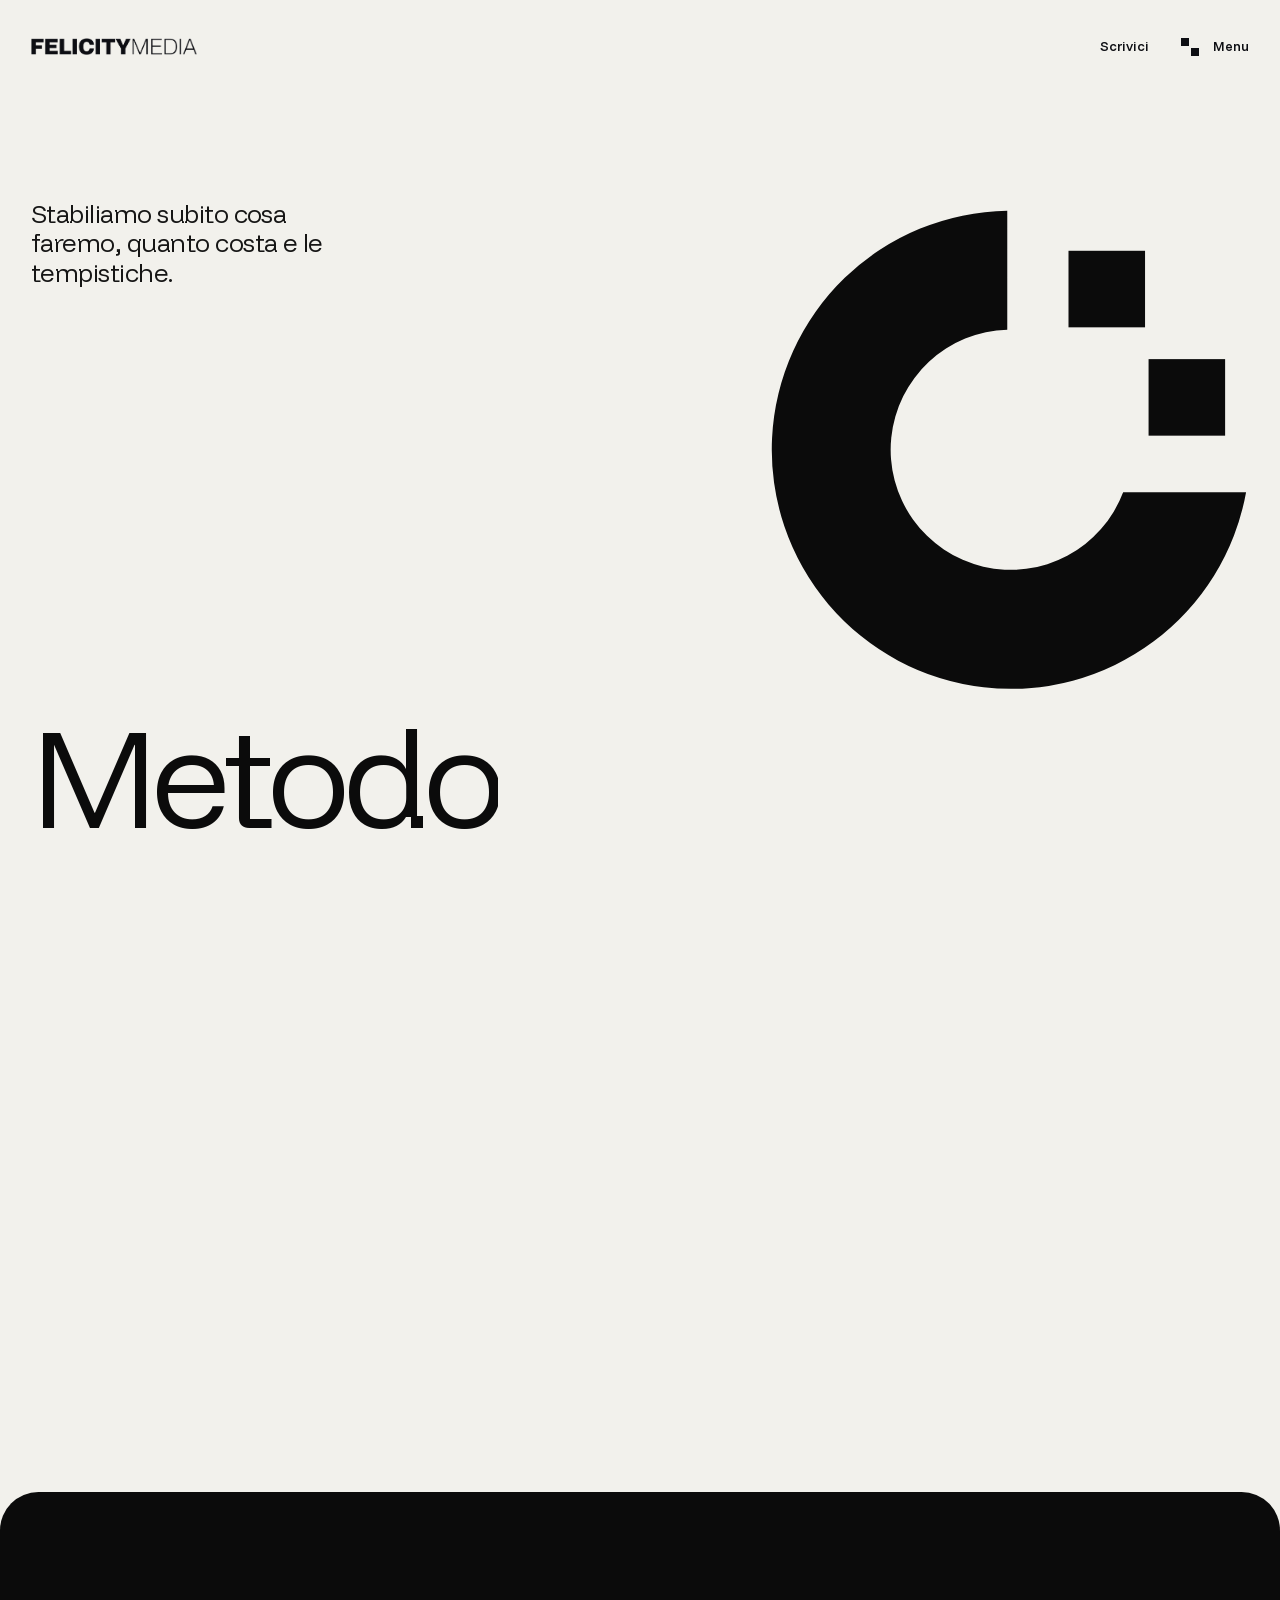
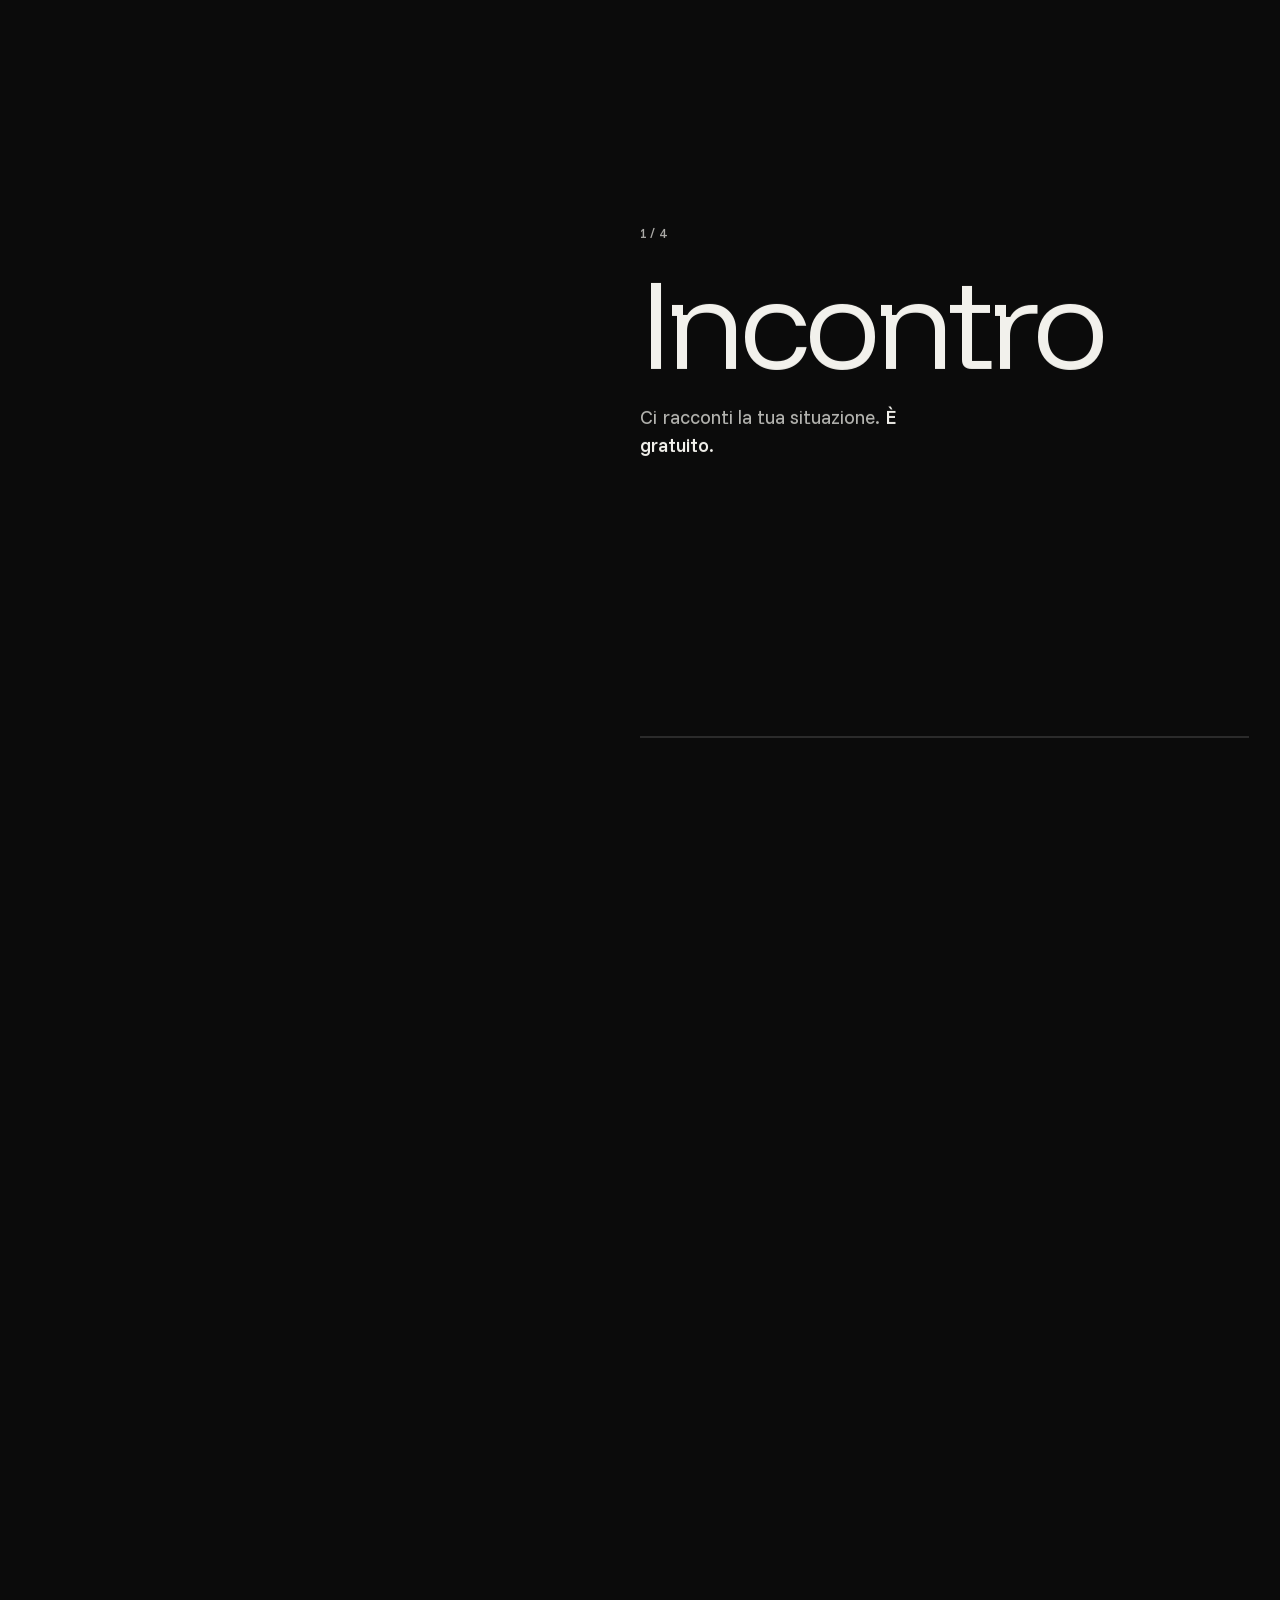
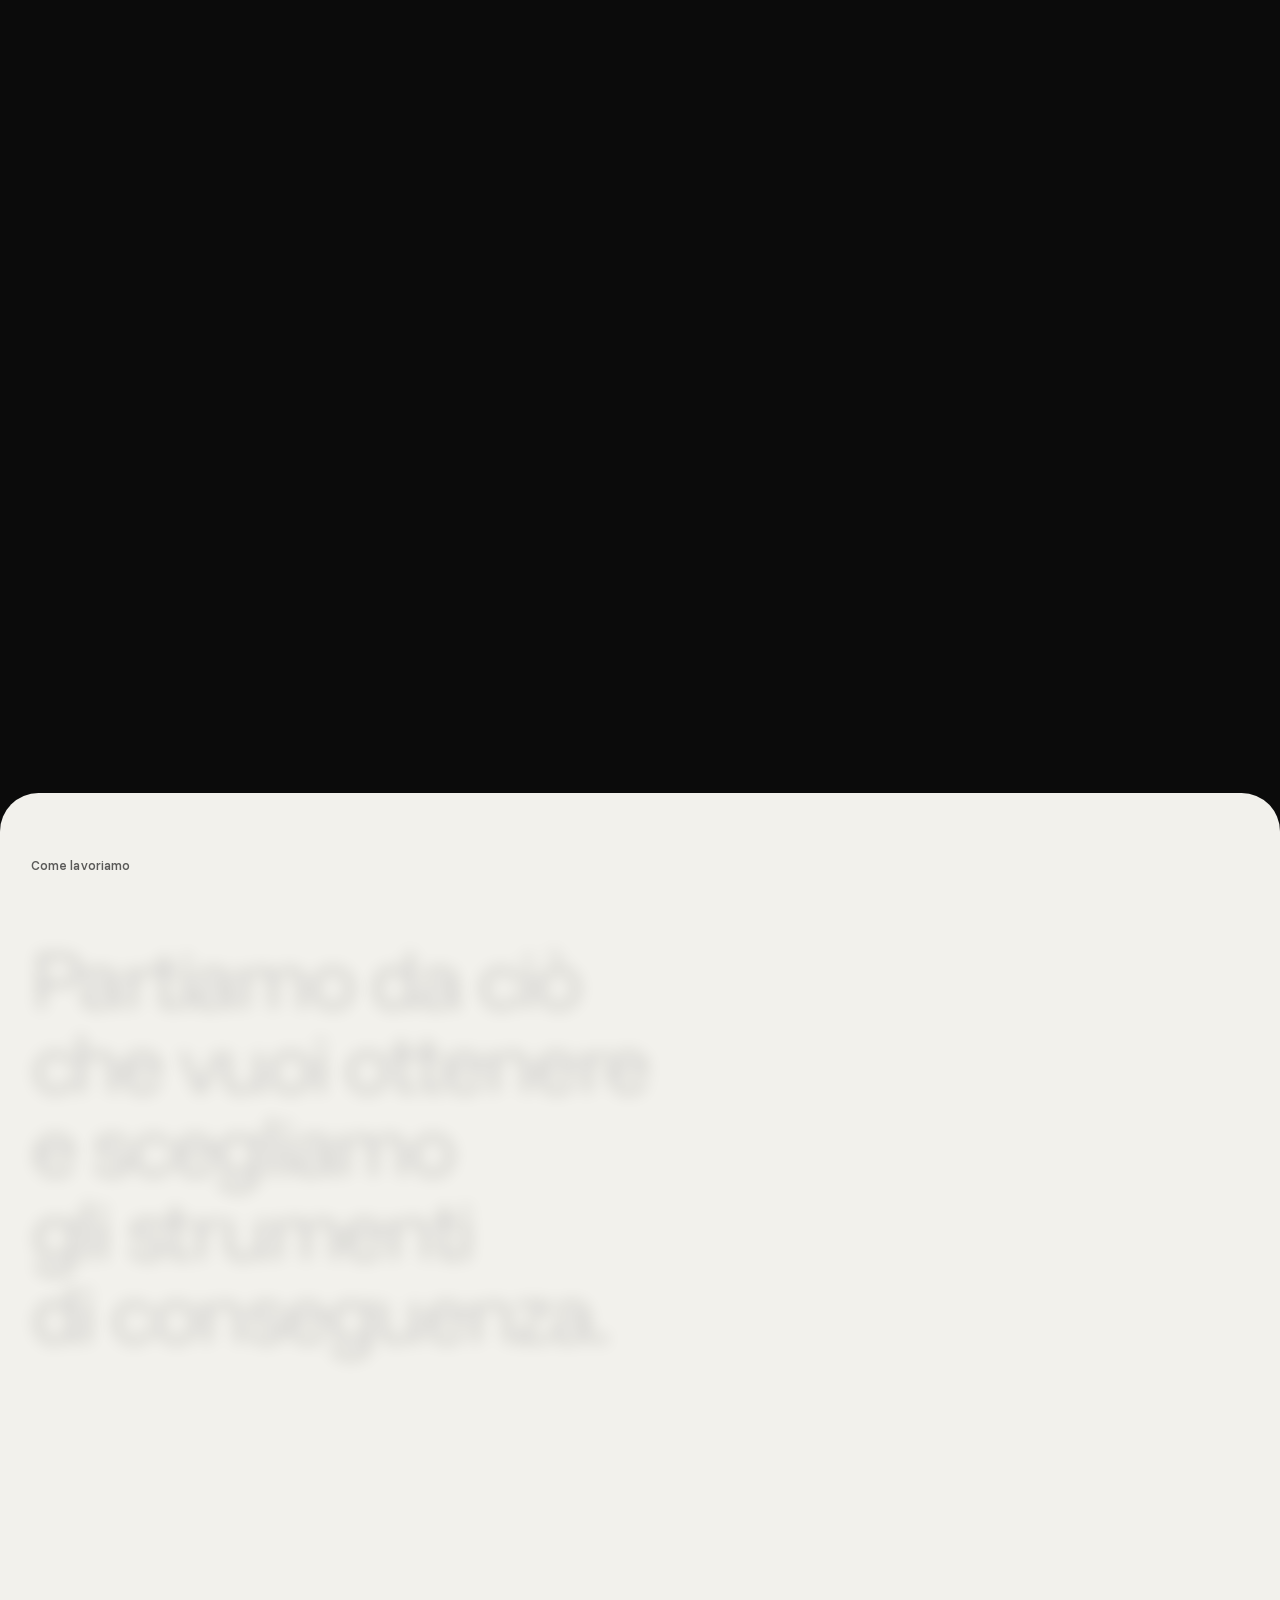
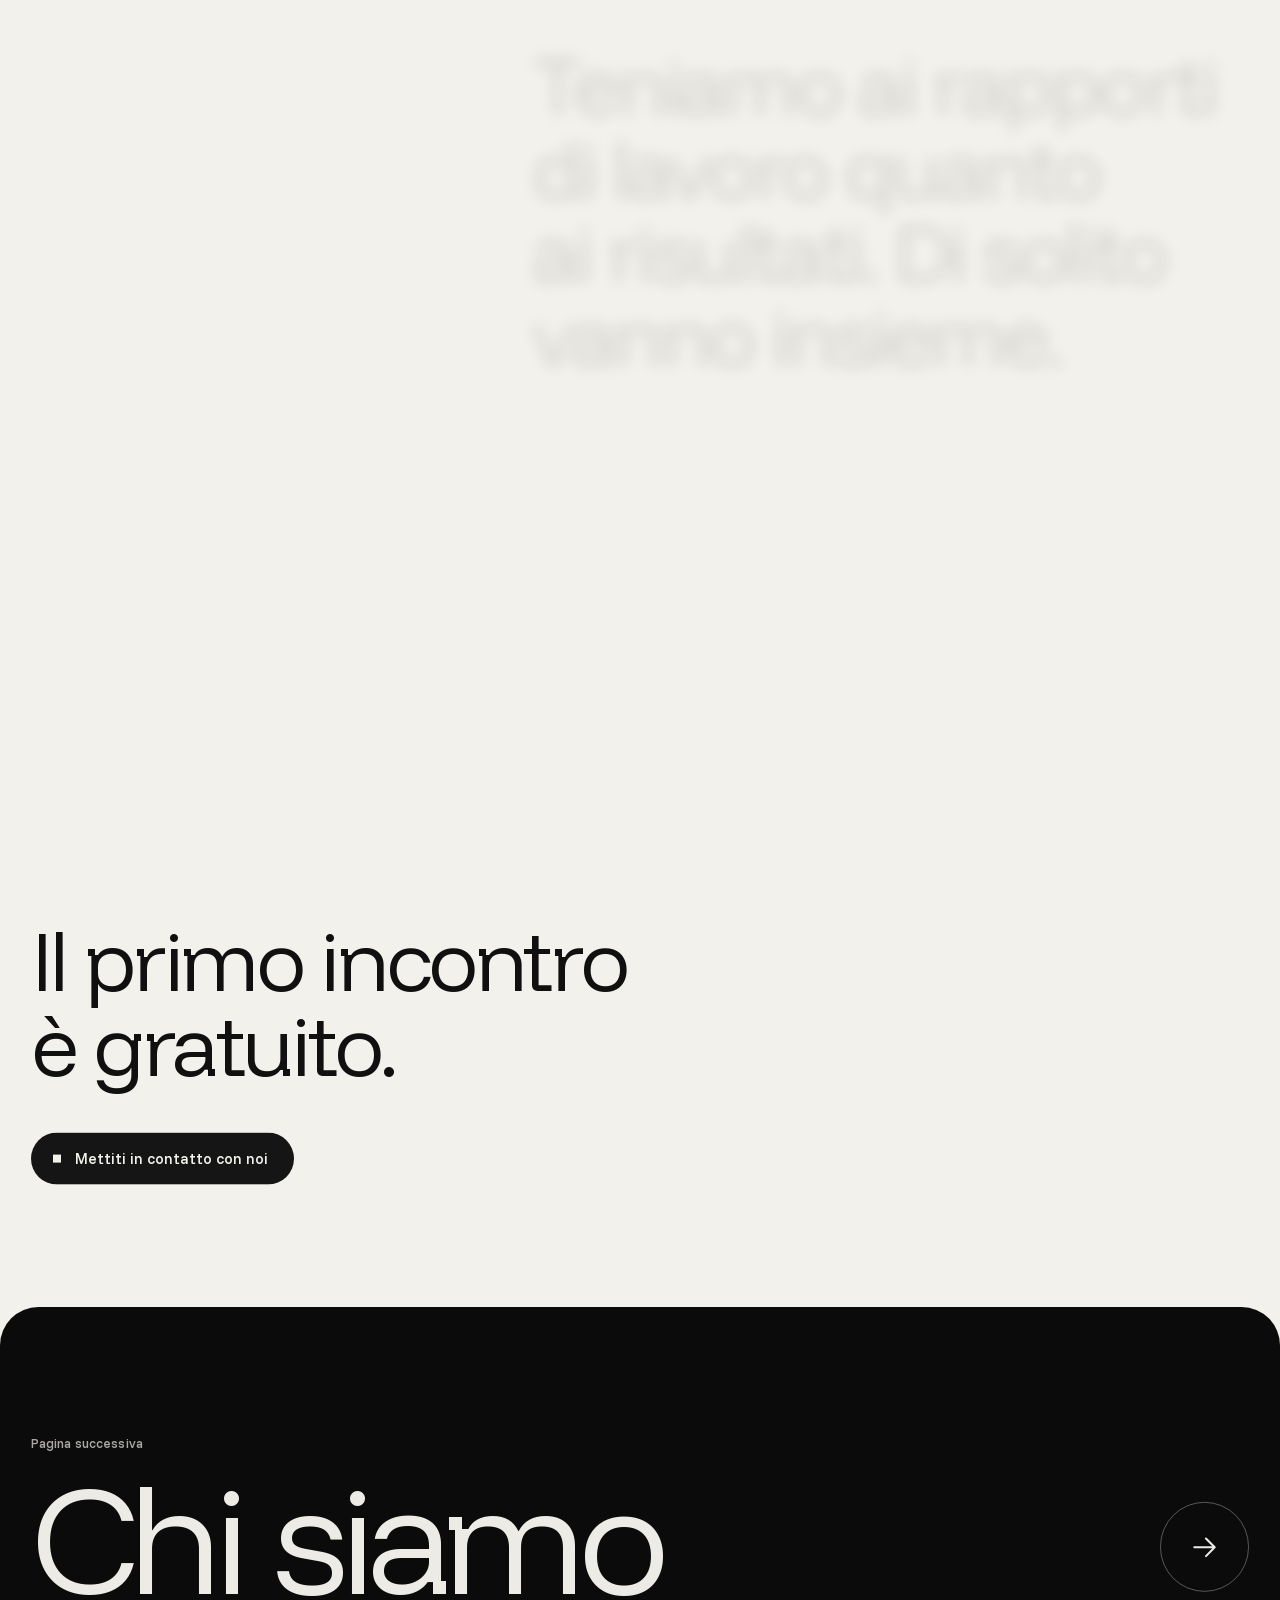
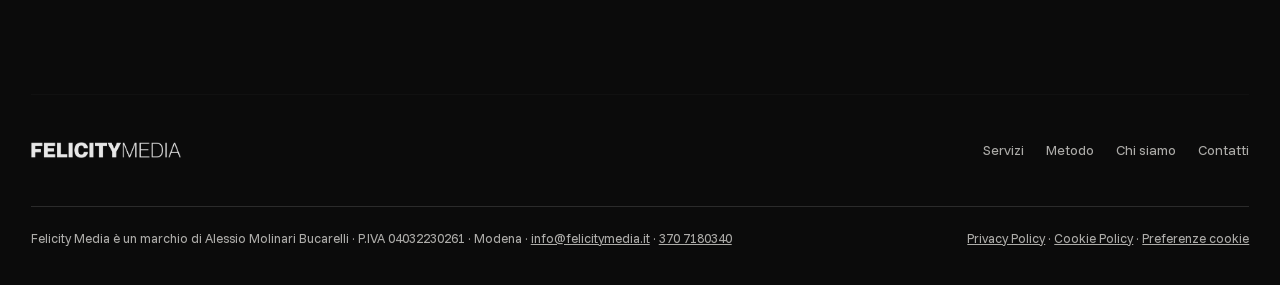
<file: metodo.html>
<!doctype html>
<html lang="it">
<head>
<meta charset="utf-8">
<meta name="viewport" content="width=device-width, initial-scale=1, viewport-fit=cover">
<title>Come lavoriamo, in quattro passaggi · Felicity Media</title>
<meta name="description" content="Incontro, proposta, lavoro, verifica: come lavora Felicity Media. Il primo incontro è gratuito e attività, tempi e costi li stabiliamo subito.">
<meta name="theme-color" content="#0b0b0b">
<meta name="robots" content="noindex, nofollow">
<meta name="google-site-verification" content="B58OvEjC71vvT1BCDhgoUjL-aXJVwMTQYs_2-8iDb6Q">
<meta property="og:title" content="Come lavoriamo, in quattro passaggi · Felicity Media">
<meta property="og:description" content="Incontro, proposta, lavoro, verifica: come lavora Felicity Media. Il primo incontro è gratuito e attività, tempi e costi li stabiliamo subito.">
<meta property="og:type" content="website">
<meta property="og:site_name" content="Felicity Media">
<meta property="og:url" content="https://felicitymedia.it/metodo/">
<meta property="og:locale" content="it_IT">
<meta property="og:image" content="https://andreazannoni922-beep.github.io/felicity-media-anteprima/assets/og.png">
<meta property="og:image:width" content="1200">
<meta property="og:image:height" content="630">
<meta property="og:image:alt" content="Felicity Media, studio di comunicazione a Modena">
<meta name="twitter:card" content="summary_large_image">
<link rel="apple-touch-icon" href="assets/touch-icon.png">
<link rel="icon" type="image/png" sizes="48x48" href="assets/favicon-48.png">
<link rel="icon" type="image/svg+xml" href="assets/favicon.svg">
<link rel="preload" href="assets/fonts/FunnelDisplay-latin-B50WF7FG.woff2" as="font" type="font/woff2" crossorigin>
<link rel="preload" href="assets/fonts/FunnelSans-latin-OpNIno8D.woff2" as="font" type="font/woff2" crossorigin>
<script type="application/ld+json">{"@context":"https://schema.org","@graph":[{"@type":"WebPage","@id":"https://felicitymedia.it/metodo/#pagina","url":"https://felicitymedia.it/metodo/","name":"Come lavoriamo, in quattro passaggi · Felicity Media","description":"Incontro, proposta, lavoro, verifica: come lavora Felicity Media. Il primo incontro è gratuito e attività, tempi e costi li stabiliamo subito.","inLanguage":"it-IT","isPartOf":{"@id":"https://felicitymedia.it/#sito"},"about":{"@id":"https://felicitymedia.it/#studio"},"breadcrumb":{"@id":"https://felicitymedia.it/metodo/#percorso"}},{"@type":"BreadcrumbList","@id":"https://felicitymedia.it/metodo/#percorso","itemListElement":[{"@type":"ListItem","position":1,"name":"Home","item":"https://felicitymedia.it/"},{"@type":"ListItem","position":2,"name":"Metodo","item":"https://felicitymedia.it/metodo/"}]},{"@type":"LocalBusiness","@id":"https://felicitymedia.it/#studio","name":"Felicity Media","url":"https://felicitymedia.it/","logo":{"@type":"ImageObject","url":"https://felicitymedia.it/wp-content/themes/felicity-media/assets/logo-512.png","width":512,"height":512},"image":"https://felicitymedia.it/wp-content/themes/felicity-media/assets/og.png","description":"Studio di comunicazione a Modena. Lavora con aziende, professionisti, realtà sportive ed enti del terzo settore su strategia, brand, digital, contenuti, media ed eventi.","founder":{"@id":"https://felicitymedia.it/#alessio-molinari-bucarelli"},"member":[{"@id":"https://felicitymedia.it/#alessio-molinari-bucarelli"},{"@type":"Person","name":"Elena Nicolini","jobTitle":"Social Media"},{"@type":"Person","name":"Andrea Zannoni","jobTitle":"Web & Social Media"},{"@type":"Person","name":"Francesca Bonifazi","jobTitle":"Graphic Designer"},{"@type":"Person","name":"Giacomo Barbieri","jobTitle":"Fotografo e Videomaker"},{"@type":"Person","name":"Diego Camola","jobTitle":"Fotografo"},{"@type":"Person","name":"Sara Cigarini","jobTitle":"Social Media & Content"},{"@type":"Person","name":"Jennifer Okere","jobTitle":"Social Media"}],"vatID":"IT04032230261","email":"info@felicitymedia.it","telephone":"+393707180340","address":{"@type":"PostalAddress","addressLocality":"Modena","addressRegion":"MO","addressCountry":"IT"},"areaServed":{"@type":"City","name":"Modena"},"knowsAbout":["Piano di comunicazione","Posizionamento","Logo e identità visiva","Naming","Tono di voce","Social media","Campagne Meta e Google","Siti web e landing page","Newsletter","SEO","Fotografia","Video","Grafica","Ufficio stampa e PR","Comunicazione per eventi","Collaborazioni con creator"]},{"@type":"Person","@id":"https://felicitymedia.it/#alessio-molinari-bucarelli","name":"Alessio Molinari Bucarelli","jobTitle":"Fondatore di Felicity Media","description":"Si occupa di comunicazione dal 2021 ed è giornalista pubblicista dal 2023. Ha lavorato con più di 50 realtà tra imprese, professionisti e società sportive.","worksFor":{"@id":"https://felicitymedia.it/#studio"}},{"@type":"WebSite","@id":"https://felicitymedia.it/#sito","url":"https://felicitymedia.it/","name":"Felicity Media","inLanguage":"it-IT","publisher":{"@id":"https://felicitymedia.it/#studio"}}]}</script>
<link rel="stylesheet" href="assets/css/site.css">
<script>document.documentElement.classList.add("js");try{if(sessionStorage.getItem("fm-seen"))document.documentElement.classList.add("seen")}catch(e){}</script>
<script>window.dataLayer=window.dataLayer||[];function gtag(){dataLayer.push(arguments);}gtag('consent','default',{ad_storage:'denied',ad_user_data:'denied',ad_personalization:'denied',analytics_storage:'denied',functionality_storage:'denied',personalization_storage:'denied',security_storage:'granted',wait_for_update:500});gtag('set','ads_data_redaction',true);gtag('js',new Date());</script>
<script src="https://embeds.iubenda.com/widgets/c760b447-5756-4451-889f-887ac292cdcb.js"></script>
<script type="text/plain" class="_iub_cs_activate" data-iub-purposes="4" async data-suppressedsrc="https://www.googletagmanager.com/gtm.js?id=GTM-MF99D6SN"></script>
</head>
<body data-page="metodo">

<!-- the logo pictogram, measured from Logo_FelicityMedia_RGB.svg (original tilt) -->
<template id="tpl-face">
  <svg class="face" viewBox="0 0 1000 1000" aria-hidden="true" focusable="false">
    <defs><mask id="MASK" maskUnits="userSpaceOnUse" x="0" y="0" width="1000" height="1000"><path class="face__draw" d="M500,347.5 a152.5,152.5 0 1,0 0.01,0" pathLength="1" fill="none" stroke="#fff" stroke-width="150" stroke-dasharray="1 1"/></mask></defs>
    <path class="face__arc" d="M497 297 A203 203 0 1 0 699.8 536 L595.4 536 A102 102 0 1 1 497 398 Z" mask="url(#MASK)"/>
    <rect class="face__eye" x="549" y="331" width="65" height="65"/>
    <rect class="face__eye" x="617" y="423" width="65" height="65"/>
  </svg>
</template>

<div class="loader" id="loader" aria-hidden="true">
  <div class="loader__in">
    <div data-face="loader"></div>
    <div class="loader__word" id="loaderWord">Felicity Media</div>
  </div>
</div>
<div class="curtain" id="curtain" aria-hidden="true"><div class="curtain__face" data-face="curtain"></div></div>

<div class="mascot" id="mascot" data-face="mascot" aria-hidden="true"></div>
<div class="cursor" id="cursor" aria-hidden="true"></div>

<a class="skip" href="#main">Vai al contenuto</a>
<header class="hdr">
  <a class="hdr__logo" href="index.html" aria-label="Felicity Media, home"><img src="assets/logotipo.png" alt="Felicity Media" width="835" height="89"></a>
  <div class="hdr__right">
    <a class="hdr__link" href="contatti.html">Scrivici</a>
    <button class="menu-btn" id="menuBtn" type="button" aria-expanded="false" aria-controls="menu"><span class="menu-btn__px"><i></i><i></i></span><span id="menuLabel">Menu</span></button>
  </div>
</header>

<nav class="menu" id="menu" aria-label="Menu principale">
  <ul class="menu__list">
    <li class="menu__item"><a href="index.html" data-nav="home"><span class="t"><span>Home</span></span></a></li>
    <li class="menu__item"><a href="servizi.html" data-nav="servizi"><span class="t"><span>Servizi</span></span></a></li>
    <li class="menu__item"><a href="metodo.html" data-nav="metodo"><span class="t"><span>Metodo</span></span></a></li>
    <li class="menu__item"><a href="chi-siamo.html" data-nav="chi-siamo"><span class="t"><span>Chi siamo</span></span></a></li>
    <li class="menu__item"><a href="contatti.html" data-nav="contatti"><span class="t"><span>Contatti</span></span></a></li>
  </ul>
  <div class="menu__side">
    <div class="menu__face" data-face="menu"></div>
    <p class="menu__info tag">Studio di comunicazione<br>Modena</p>
  </div>
</nav>

<main id="main" tabindex="-1">
<!-- HERO -->
  <section class="phero" id="hero-p" data-gl="anchor:.phero__face" data-fill="intro" data-bg="paper">
    <div class="phero__stage">
      <div class="phero__face" data-anchor></div>
      <div class="phero__copy">
        <p class="phero__sub">Stabiliamo subito cosa faremo, quanto costa e le tempistiche.</p>
      </div>
      <h1 class="phero__title"><span class="ln"><span>Metodo</span></span></h1>
    </div>
  </section>

  <!-- FOUR STEPS: the arc of the logo is the progress -->
  <section class="steps" id="passi" data-gl="anchor:.steps__face" data-fill="steps" data-bg="ink">
    <div class="steps__stage">
      <div class="steps__face" data-anchor></div>
      <div class="steps__list">
        <article class="stp"><p class="stp__n tag">1 / 4</p><h2 class="stp__word">Incontro</h2><p class="stp__text">Ci racconti la tua situazione. <strong>È gratuito.</strong></p></article>
        <article class="stp"><p class="stp__n tag">2 / 4</p><h2 class="stp__word">Proposta</h2><p class="stp__text">Attività, tempi e costi.</p></article>
        <article class="stp"><p class="stp__n tag">3 / 4</p><h2 class="stp__word">Lavoro</h2><p class="stp__text">Ogni materiale passa da te prima di uscire.</p></article>
        <article class="stp"><p class="stp__n tag">4 / 4</p><h2 class="stp__word">Verifica</h2><p class="stp__text">Analizziamo insieme la situazione nel tempo e decidiamo come proseguire.</p></article>
      </div>
      <div class="steps__bar"><i id="stepsBar"></i></div>
    </div>
  </section>

  <!-- PRINCIPLES -->
  <section class="lav" id="come-lavoriamo" data-gl="none" data-bg="paper">
    <h2 class="sec-label tag">Come lavoriamo</h2>
    <div class="lav__item"><p class="lav__text blur">Partiamo da ciò che vuoi ottenere e scegliamo gli strumenti di conseguenza.</p></div>
    <div class="lav__item"><p class="lav__text blur">Teniamo ai rapporti di lavoro quanto ai risultati. Di solito vanno insieme.</p></div>
  </section>

  <!-- FIRST STEP -->
  <section class="cta" data-gl="none" data-bg="paper">
    <p class="cta__big">Il primo incontro è&nbsp;gratuito.</p>
    <a class="btn" href="contatti.html"><span class="btn__px"></span>Mettiti in contatto con noi</a>
  </section>

  <!-- NEXT PAGE -->
  <section class="next" data-gl="none" data-bg="ink">
    <a class="next__link" href="chi-siamo.html"><span class="next__tag tag">Pagina successiva</span><span class="next__word">Chi siamo</span><span class="next__arrow" aria-hidden="true"><svg viewBox="0 0 24 24"><path d="M5 12h14M13 6l6 6-6 6"/></svg></span></a>
  </section>
</main>

<footer class="ftr" id="footer" data-gl="anchor:.ftr__face" data-fill="foot" data-bg="ink">
  <div class="ftr__end">
    <p class="ftr__sleep blur">Perché la comunicazione di chi lavora con&nbsp;noi sia felice.</p>
    <button class="ftr__face" type="button" id="toTop" aria-label="Torna all'inizio" data-anchor></button>
  </div>
  <div class="ftr__top">
    <a class="ftr__logo" href="index.html" aria-label="Felicity Media, home"><img src="assets/logotipo.png" alt="Felicity Media" width="835" height="89"></a>
    <nav class="ftr__nav" aria-label="Piè di pagina"><a href="servizi.html">Servizi</a><a href="metodo.html">Metodo</a><a href="chi-siamo.html">Chi siamo</a><a href="contatti.html">Contatti</a></nav>
  </div>
  <div class="ftr__legal">
    <span>Felicity Media è un marchio di Alessio Molinari Bucarelli · P.IVA 04032230261 · Modena · <a href="mailto:info@felicitymedia.it">info@felicitymedia.it</a> · <a href="tel:+393707180340">370 7180340</a></span>
    <span><a href="https://www.iubenda.com/privacy-policy/81467992" target="_blank" rel="noopener">Privacy Policy</a> · <a href="https://www.iubenda.com/privacy-policy/81467992/cookie-policy" target="_blank" rel="noopener">Cookie Policy</a> · <a href="#" class="iubenda-cs-preferences-link">Preferenze cookie</a></span>
  </div>
</footer>

<script src="assets/vendor/gsap.min.js"></script>
<script src="assets/vendor/ScrollTrigger.min.js"></script>
<script src="assets/vendor/lenis.min.js"></script>
<script src="assets/js/site.js"></script>
</body>
</html>
</file>
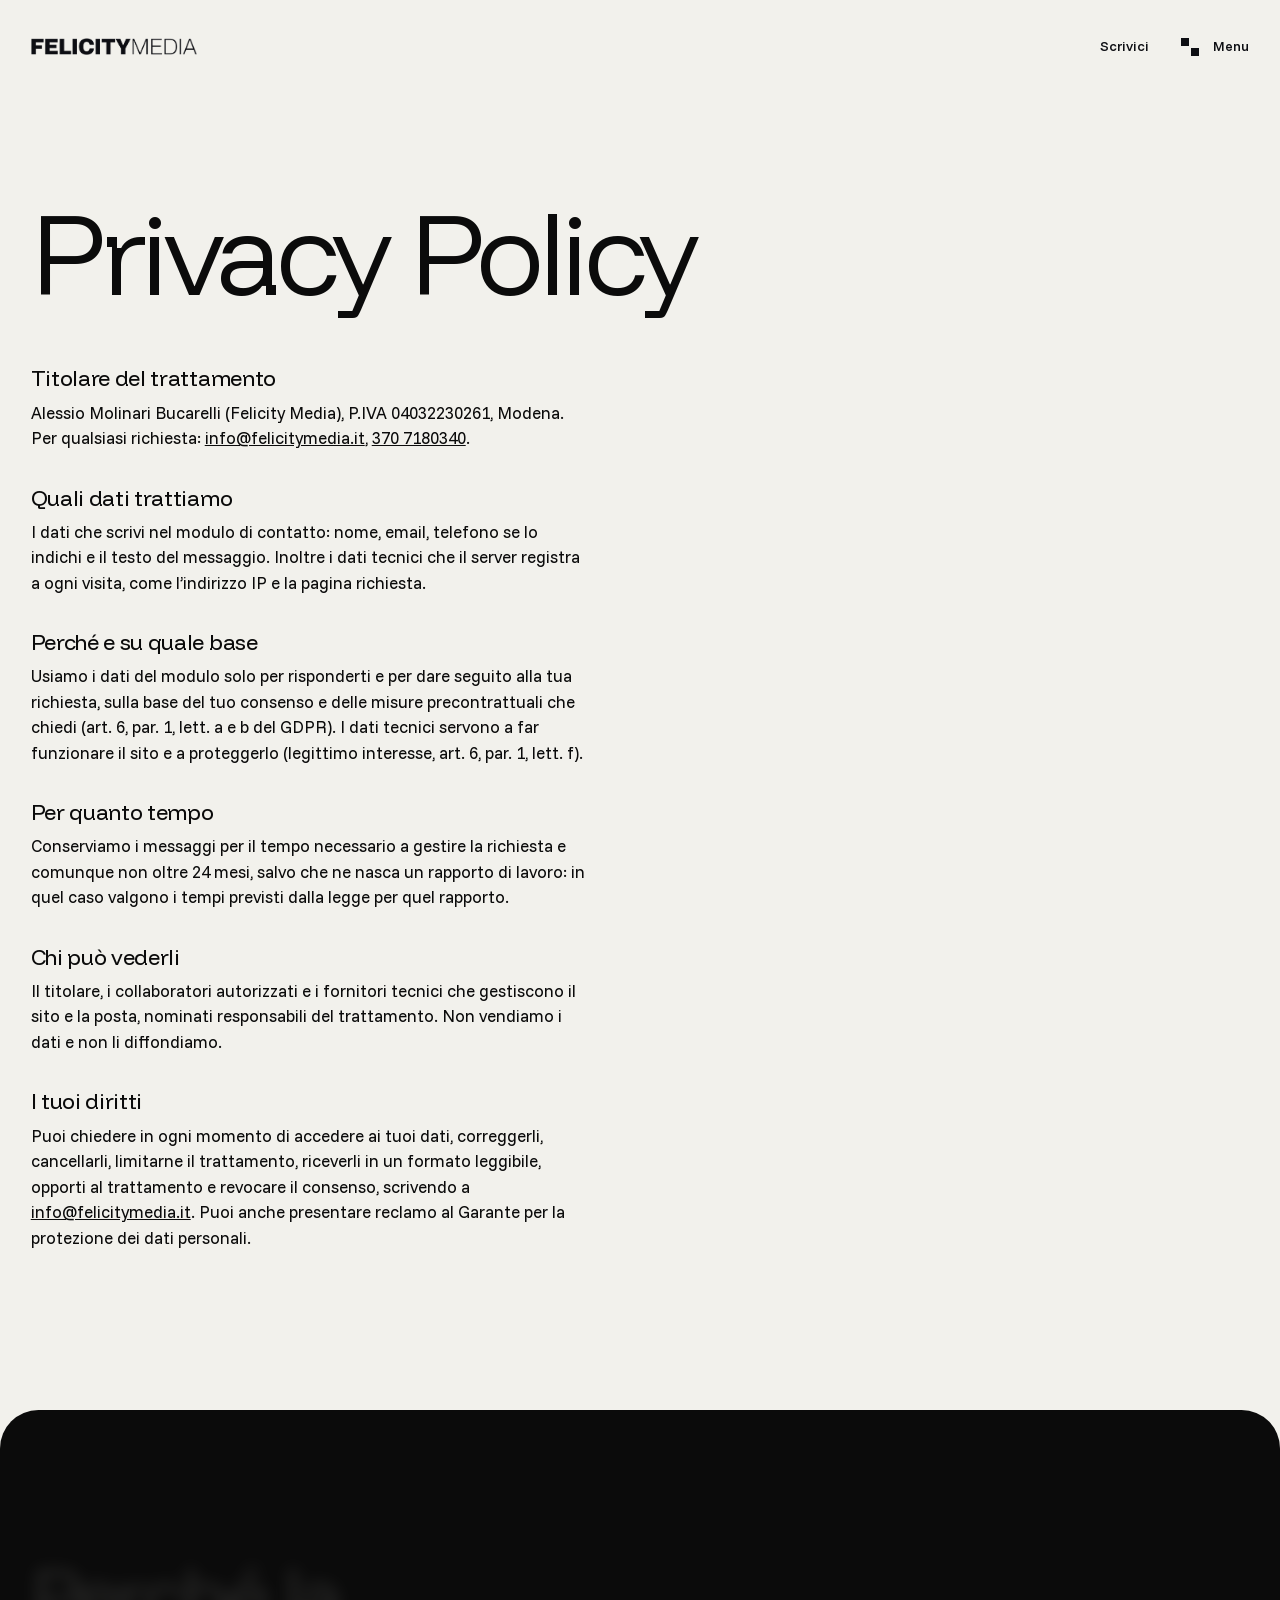
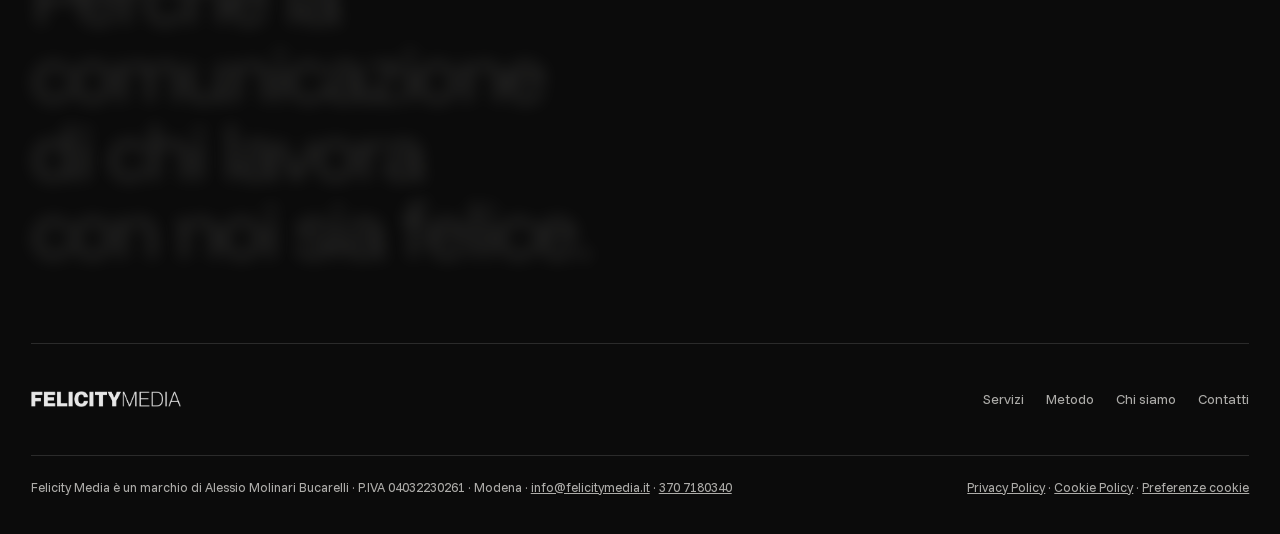
<file: privacy.html>
<!doctype html>
<html lang="it">
<head>
<meta charset="utf-8">
<meta name="viewport" content="width=device-width, initial-scale=1, viewport-fit=cover">
<title>Privacy Policy · Felicity Media</title>
<meta name="description" content="Informativa sul trattamento dei dati personali di Felicity Media.">
<meta name="theme-color" content="#0b0b0b">
<meta name="robots" content="noindex, nofollow">
<meta name="google-site-verification" content="B58OvEjC71vvT1BCDhgoUjL-aXJVwMTQYs_2-8iDb6Q">
<meta property="og:title" content="Privacy Policy · Felicity Media">
<meta property="og:description" content="Informativa sul trattamento dei dati personali di Felicity Media.">
<meta property="og:type" content="website">
<meta property="og:site_name" content="Felicity Media">
<meta property="og:locale" content="it_IT">
<meta property="og:image" content="https://andreazannoni922-beep.github.io/felicity-media-anteprima/assets/og.png">
<meta property="og:image:width" content="1200">
<meta property="og:image:height" content="630">
<meta property="og:image:alt" content="Felicity Media, studio di comunicazione a Modena">
<meta name="twitter:card" content="summary_large_image">
<link rel="apple-touch-icon" href="assets/touch-icon.png">
<link rel="icon" type="image/png" sizes="48x48" href="assets/favicon-48.png">
<link rel="icon" type="image/svg+xml" href="assets/favicon.svg">
<link rel="preload" href="assets/fonts/FunnelDisplay-latin-B50WF7FG.woff2" as="font" type="font/woff2" crossorigin>
<link rel="preload" href="assets/fonts/FunnelSans-latin-OpNIno8D.woff2" as="font" type="font/woff2" crossorigin>

<link rel="stylesheet" href="assets/css/site.css">
<script>document.documentElement.classList.add("js");try{if(sessionStorage.getItem("fm-seen"))document.documentElement.classList.add("seen")}catch(e){}</script>
<script>window.dataLayer=window.dataLayer||[];function gtag(){dataLayer.push(arguments);}gtag('consent','default',{ad_storage:'denied',ad_user_data:'denied',ad_personalization:'denied',analytics_storage:'denied',functionality_storage:'denied',personalization_storage:'denied',security_storage:'granted',wait_for_update:500});gtag('set','ads_data_redaction',true);gtag('js',new Date());</script>
<script src="https://embeds.iubenda.com/widgets/c760b447-5756-4451-889f-887ac292cdcb.js"></script>
<script type="text/plain" class="_iub_cs_activate" data-iub-purposes="4" async data-suppressedsrc="https://www.googletagmanager.com/gtm.js?id=GTM-MF99D6SN"></script>
</head>
<body data-page="legale">

<!-- the logo pictogram, measured from Logo_FelicityMedia_RGB.svg (original tilt) -->
<template id="tpl-face">
  <svg class="face" viewBox="0 0 1000 1000" aria-hidden="true" focusable="false">
    <defs><mask id="MASK" maskUnits="userSpaceOnUse" x="0" y="0" width="1000" height="1000"><path class="face__draw" d="M500,347.5 a152.5,152.5 0 1,0 0.01,0" pathLength="1" fill="none" stroke="#fff" stroke-width="150" stroke-dasharray="1 1"/></mask></defs>
    <path class="face__arc" d="M497 297 A203 203 0 1 0 699.8 536 L595.4 536 A102 102 0 1 1 497 398 Z" mask="url(#MASK)"/>
    <rect class="face__eye" x="549" y="331" width="65" height="65"/>
    <rect class="face__eye" x="617" y="423" width="65" height="65"/>
  </svg>
</template>

<div class="loader" id="loader" aria-hidden="true">
  <div class="loader__in">
    <div data-face="loader"></div>
    <div class="loader__word" id="loaderWord">Felicity Media</div>
  </div>
</div>
<div class="curtain" id="curtain" aria-hidden="true"><div class="curtain__face" data-face="curtain"></div></div>

<div class="mascot" id="mascot" data-face="mascot" aria-hidden="true"></div>
<div class="cursor" id="cursor" aria-hidden="true"></div>

<a class="skip" href="#main">Vai al contenuto</a>
<header class="hdr">
  <a class="hdr__logo" href="index.html" aria-label="Felicity Media, home"><img src="assets/logotipo.png" alt="Felicity Media" width="835" height="89"></a>
  <div class="hdr__right">
    <a class="hdr__link" href="contatti.html">Scrivici</a>
    <button class="menu-btn" id="menuBtn" type="button" aria-expanded="false" aria-controls="menu"><span class="menu-btn__px"><i></i><i></i></span><span id="menuLabel">Menu</span></button>
  </div>
</header>

<nav class="menu" id="menu" aria-label="Menu principale">
  <ul class="menu__list">
    <li class="menu__item"><a href="index.html" data-nav="home"><span class="t"><span>Home</span></span></a></li>
    <li class="menu__item"><a href="servizi.html" data-nav="servizi"><span class="t"><span>Servizi</span></span></a></li>
    <li class="menu__item"><a href="metodo.html" data-nav="metodo"><span class="t"><span>Metodo</span></span></a></li>
    <li class="menu__item"><a href="chi-siamo.html" data-nav="chi-siamo"><span class="t"><span>Chi siamo</span></span></a></li>
    <li class="menu__item"><a href="contatti.html" data-nav="contatti"><span class="t"><span>Contatti</span></span></a></li>
  </ul>
  <div class="menu__side">
    <div class="menu__face" data-face="menu"></div>
    <p class="menu__info tag">Studio di comunicazione<br>Modena</p>
  </div>
</nav>

<main id="main" tabindex="-1">
<section class="legal" data-gl="none" data-bg="paper">
    <h1 class="legal__title">Privacy Policy</h1>
    <div class="legal__body">
      <h2>Titolare del trattamento</h2>
      <p>Alessio Molinari Bucarelli (Felicity Media), P.IVA 04032230261, Modena. Per qualsiasi richiesta: <a href="mailto:info@felicitymedia.it">info@felicitymedia.it</a>, <a href="tel:+393707180340">370 7180340</a>.</p>
      <h2>Quali dati trattiamo</h2>
      <p>I dati che scrivi nel modulo di contatto: nome, email, telefono se lo indichi e il testo del messaggio. Inoltre i dati tecnici che il server registra a ogni visita, come l’indirizzo IP e la pagina richiesta.</p>
      <h2>Perché e su quale base</h2>
      <p>Usiamo i dati del modulo solo per risponderti e per dare seguito alla tua richiesta, sulla base del tuo consenso e delle misure precontrattuali che chiedi (art. 6, par. 1, lett. a e b del GDPR). I dati tecnici servono a far funzionare il sito e a proteggerlo (legittimo interesse, art. 6, par. 1, lett. f).</p>
      <h2>Per quanto tempo</h2>
      <p>Conserviamo i messaggi per il tempo necessario a gestire la richiesta e comunque non oltre 24 mesi, salvo che ne nasca un rapporto di lavoro: in quel caso valgono i tempi previsti dalla legge per quel rapporto.</p>
      <h2>Chi può vederli</h2>
      <p>Il titolare, i collaboratori autorizzati e i fornitori tecnici che gestiscono il sito e la posta, nominati responsabili del trattamento. Non vendiamo i dati e non li diffondiamo.</p>
      <h2>I tuoi diritti</h2>
      <p>Puoi chiedere in ogni momento di accedere ai tuoi dati, correggerli, cancellarli, limitarne il trattamento, riceverli in un formato leggibile, opporti al trattamento e revocare il consenso, scrivendo a <a href="mailto:info@felicitymedia.it">info@felicitymedia.it</a>. Puoi anche presentare reclamo al Garante per la protezione dei dati personali.</p>
    </div>
  </section>
</main>

<footer class="ftr" id="footer" data-gl="anchor:.ftr__face" data-fill="foot" data-bg="ink">
  <div class="ftr__end">
    <p class="ftr__sleep blur">Perché la comunicazione di chi lavora con&nbsp;noi sia felice.</p>
    <button class="ftr__face" type="button" id="toTop" aria-label="Torna all'inizio" data-anchor></button>
  </div>
  <div class="ftr__top">
    <a class="ftr__logo" href="index.html" aria-label="Felicity Media, home"><img src="assets/logotipo.png" alt="Felicity Media" width="835" height="89"></a>
    <nav class="ftr__nav" aria-label="Piè di pagina"><a href="servizi.html">Servizi</a><a href="metodo.html">Metodo</a><a href="chi-siamo.html">Chi siamo</a><a href="contatti.html">Contatti</a></nav>
  </div>
  <div class="ftr__legal">
    <span>Felicity Media è un marchio di Alessio Molinari Bucarelli · P.IVA 04032230261 · Modena · <a href="mailto:info@felicitymedia.it">info@felicitymedia.it</a> · <a href="tel:+393707180340">370 7180340</a></span>
    <span><a href="https://www.iubenda.com/privacy-policy/81467992" target="_blank" rel="noopener">Privacy Policy</a> · <a href="https://www.iubenda.com/privacy-policy/81467992/cookie-policy" target="_blank" rel="noopener">Cookie Policy</a> · <a href="#" class="iubenda-cs-preferences-link">Preferenze cookie</a></span>
  </div>
</footer>

<script src="assets/vendor/gsap.min.js"></script>
<script src="assets/vendor/ScrollTrigger.min.js"></script>
<script src="assets/vendor/lenis.min.js"></script>
<script src="assets/js/site.js"></script>
</body>
</html>
</file>
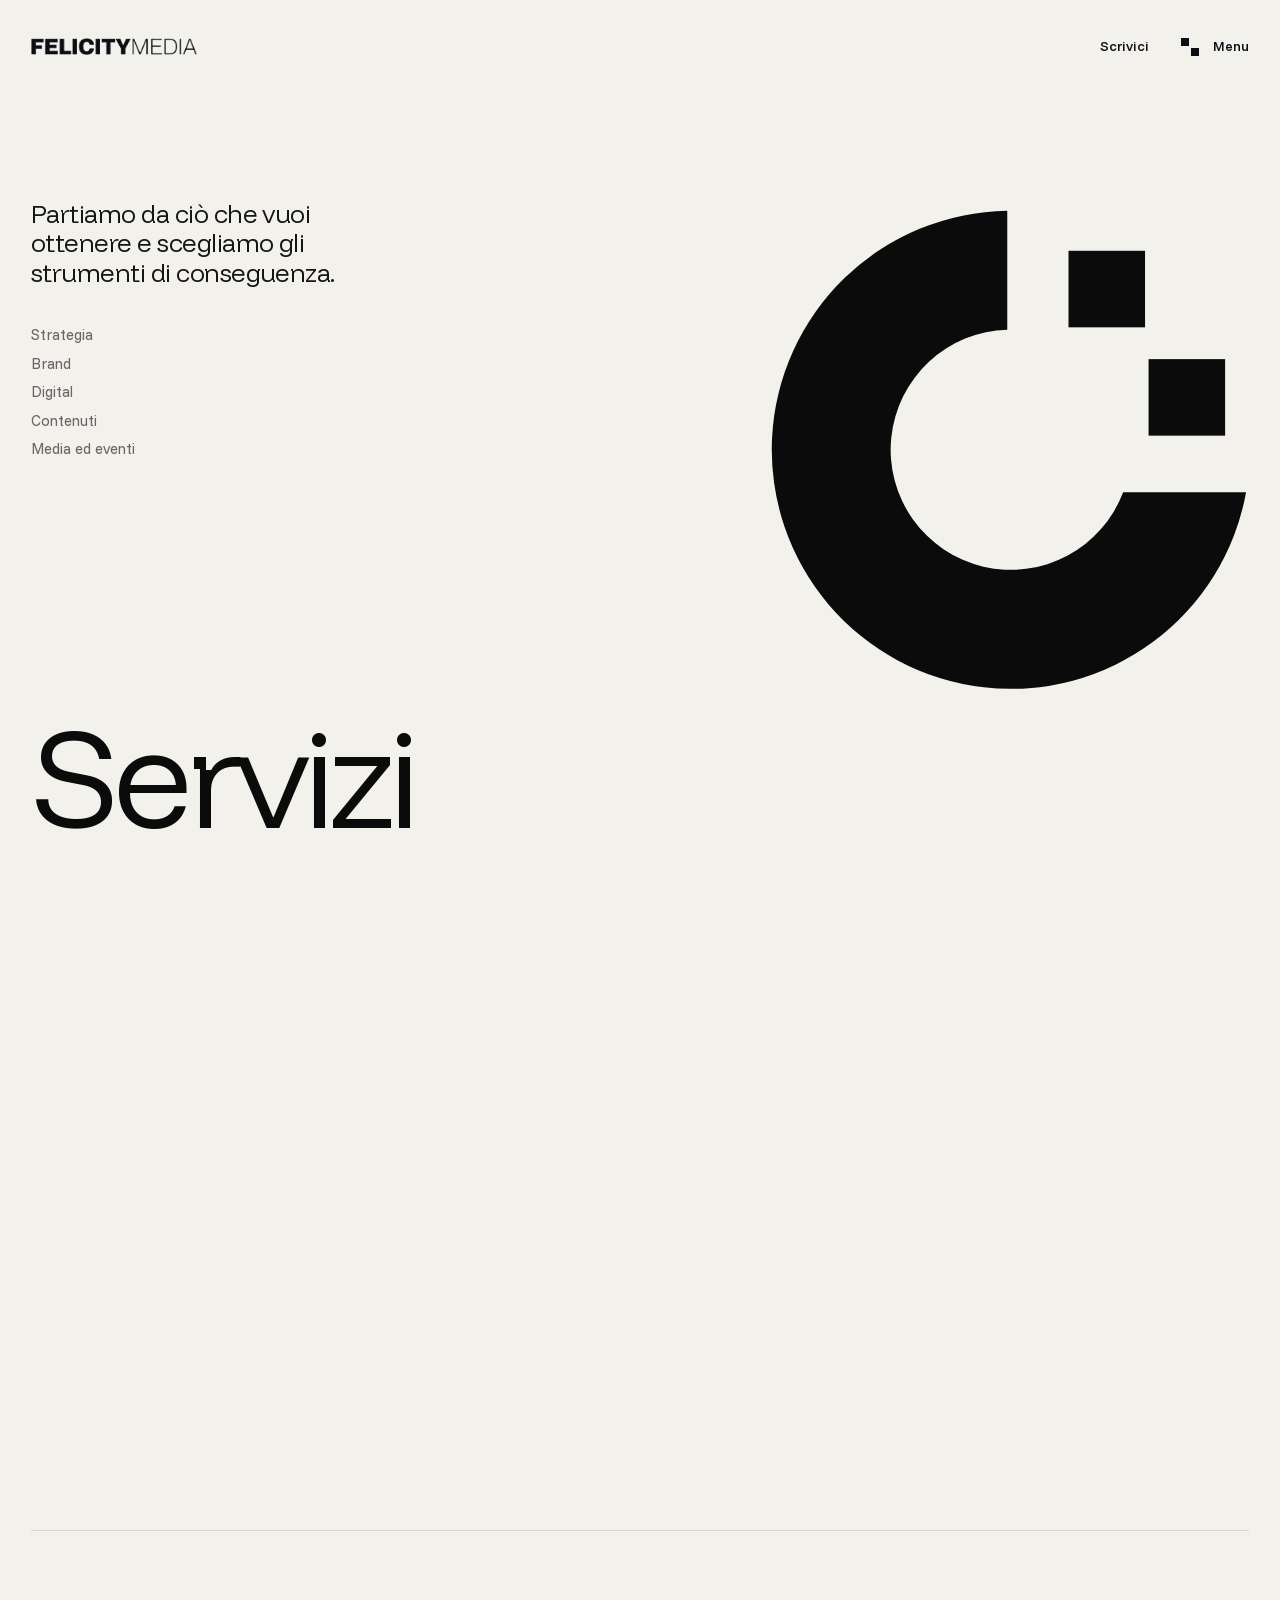
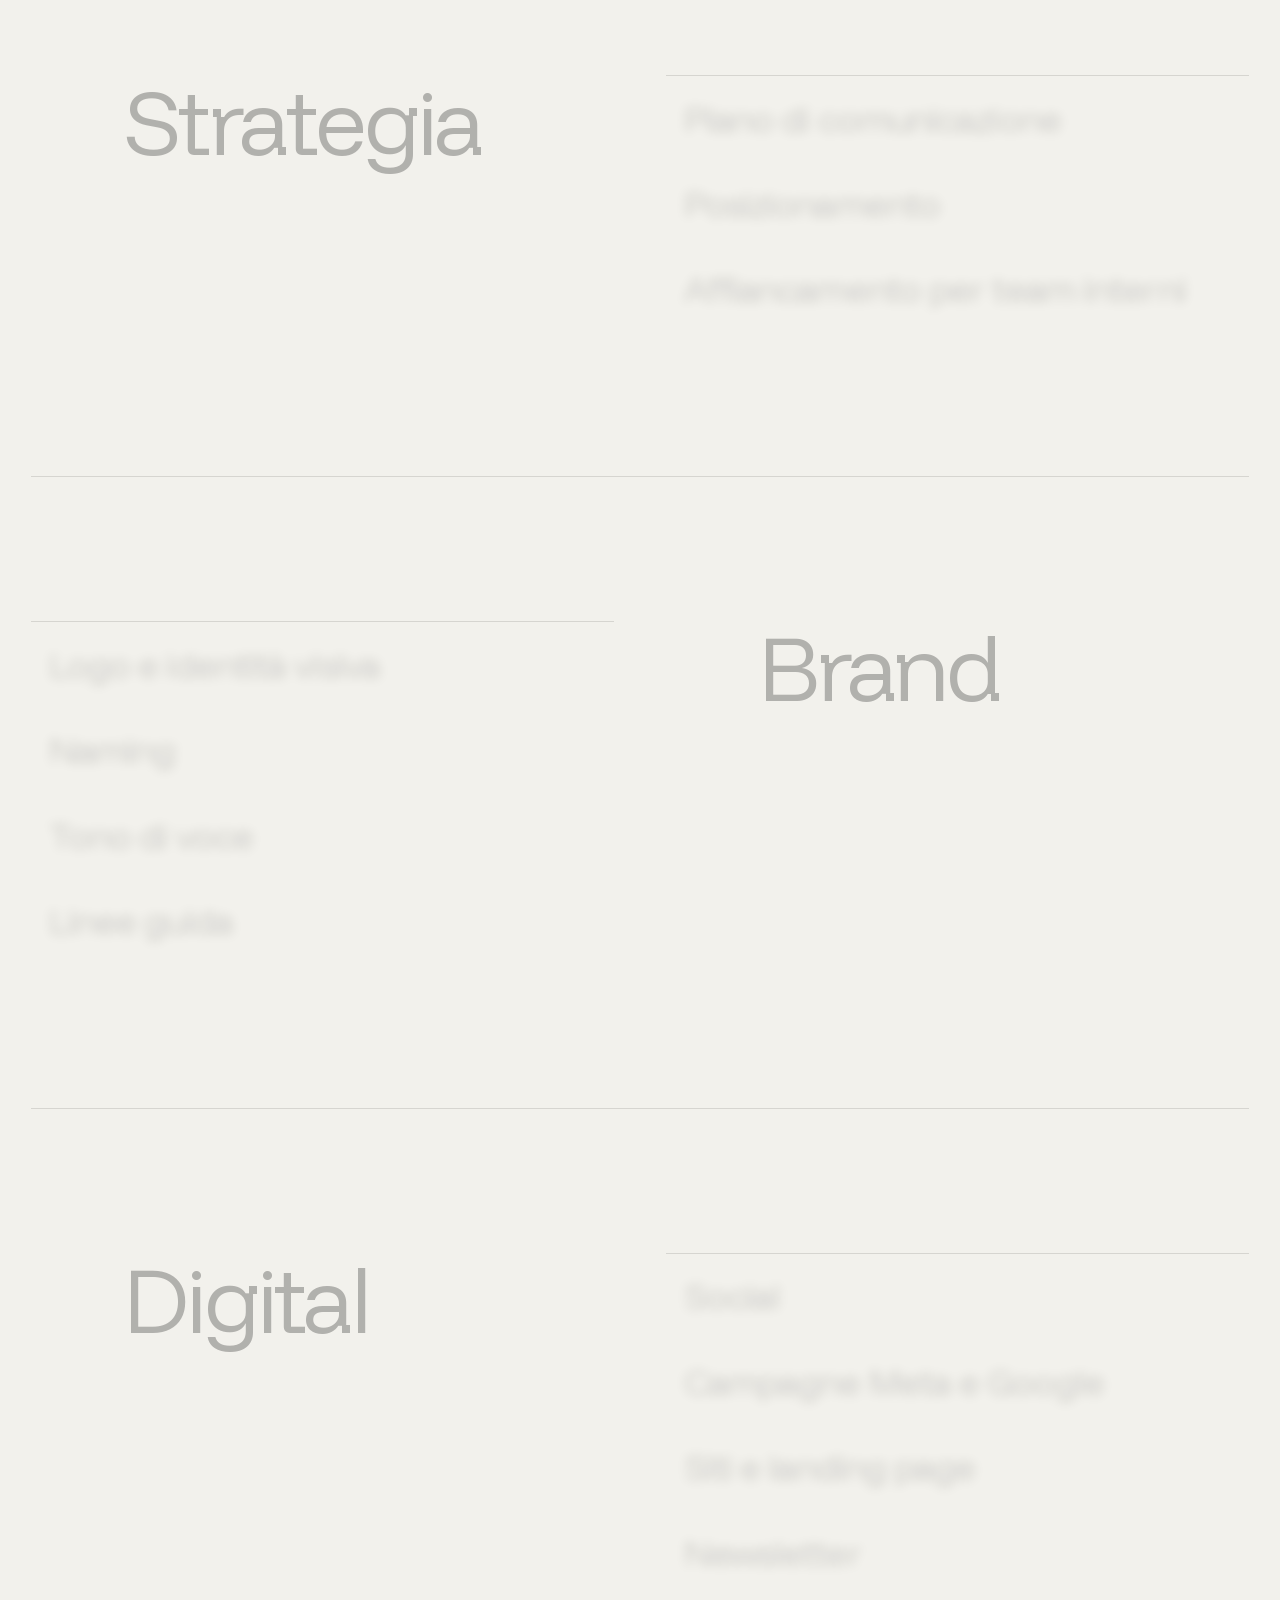
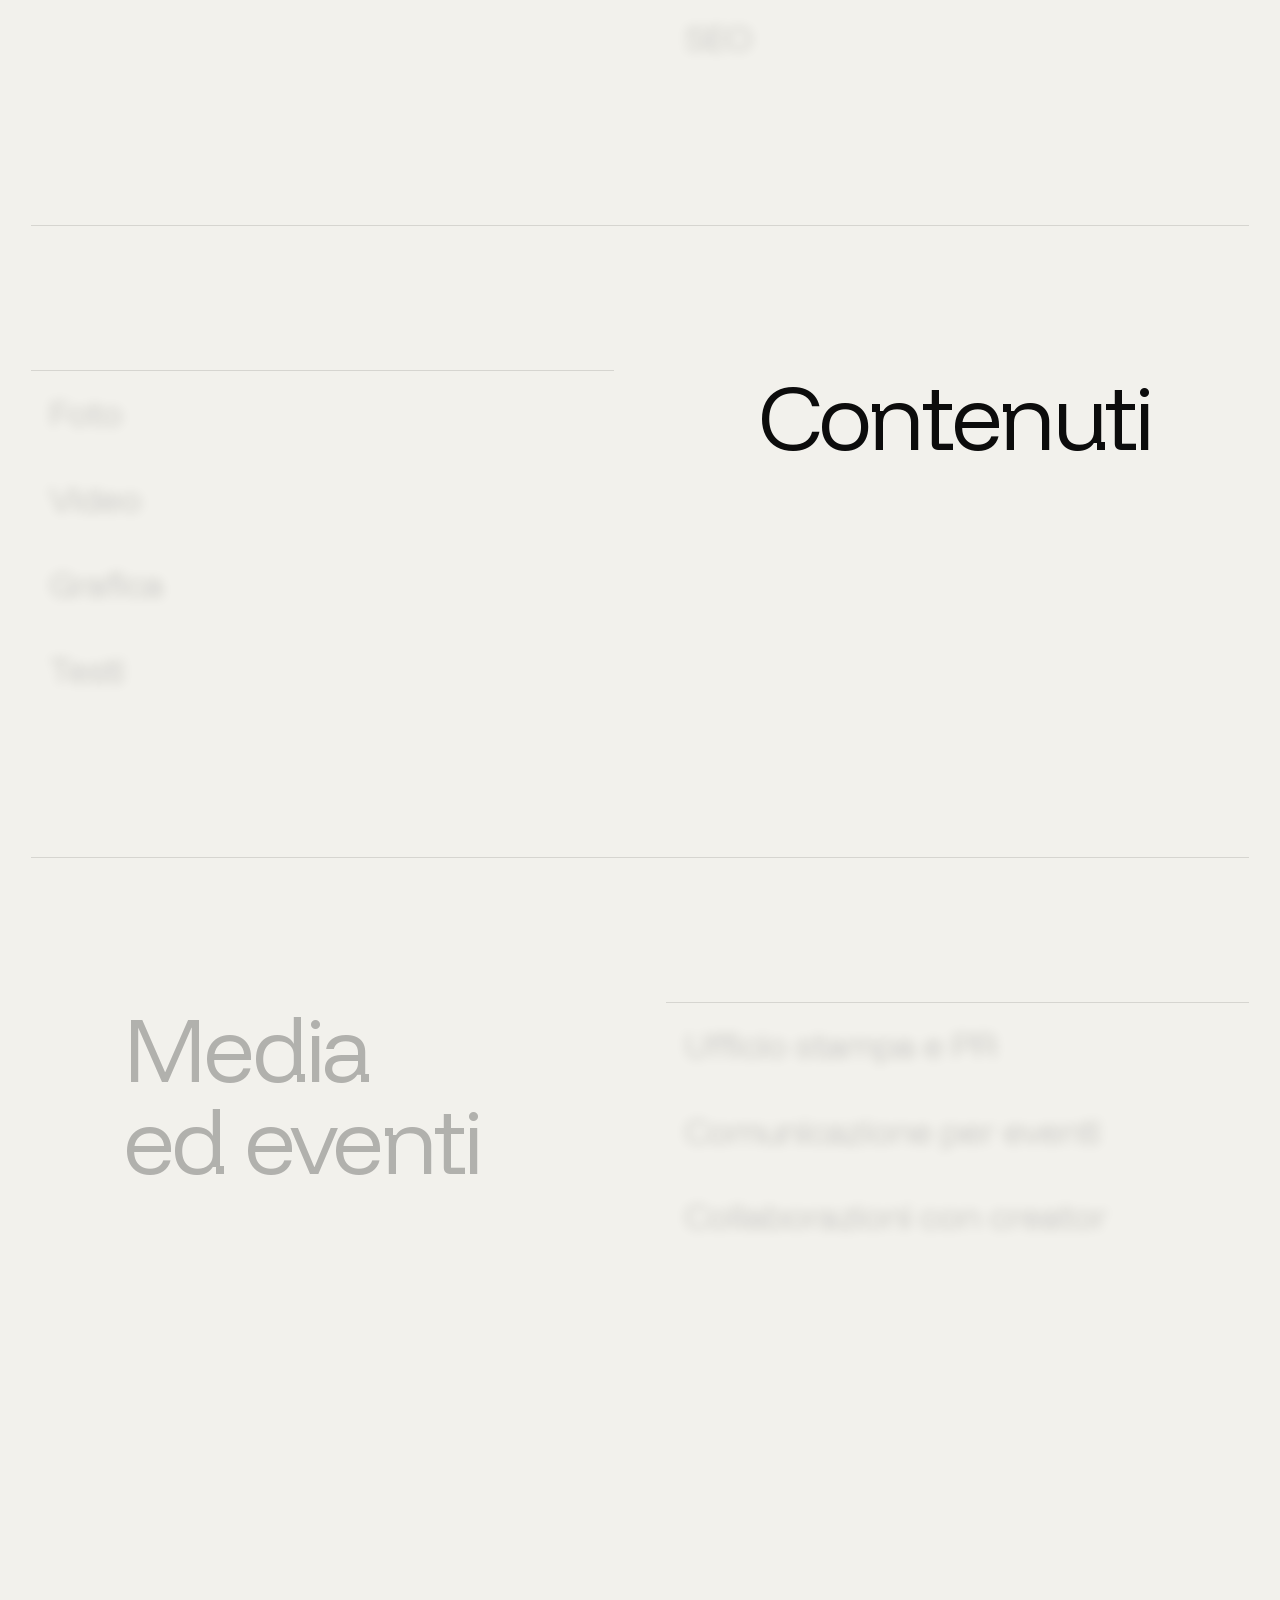
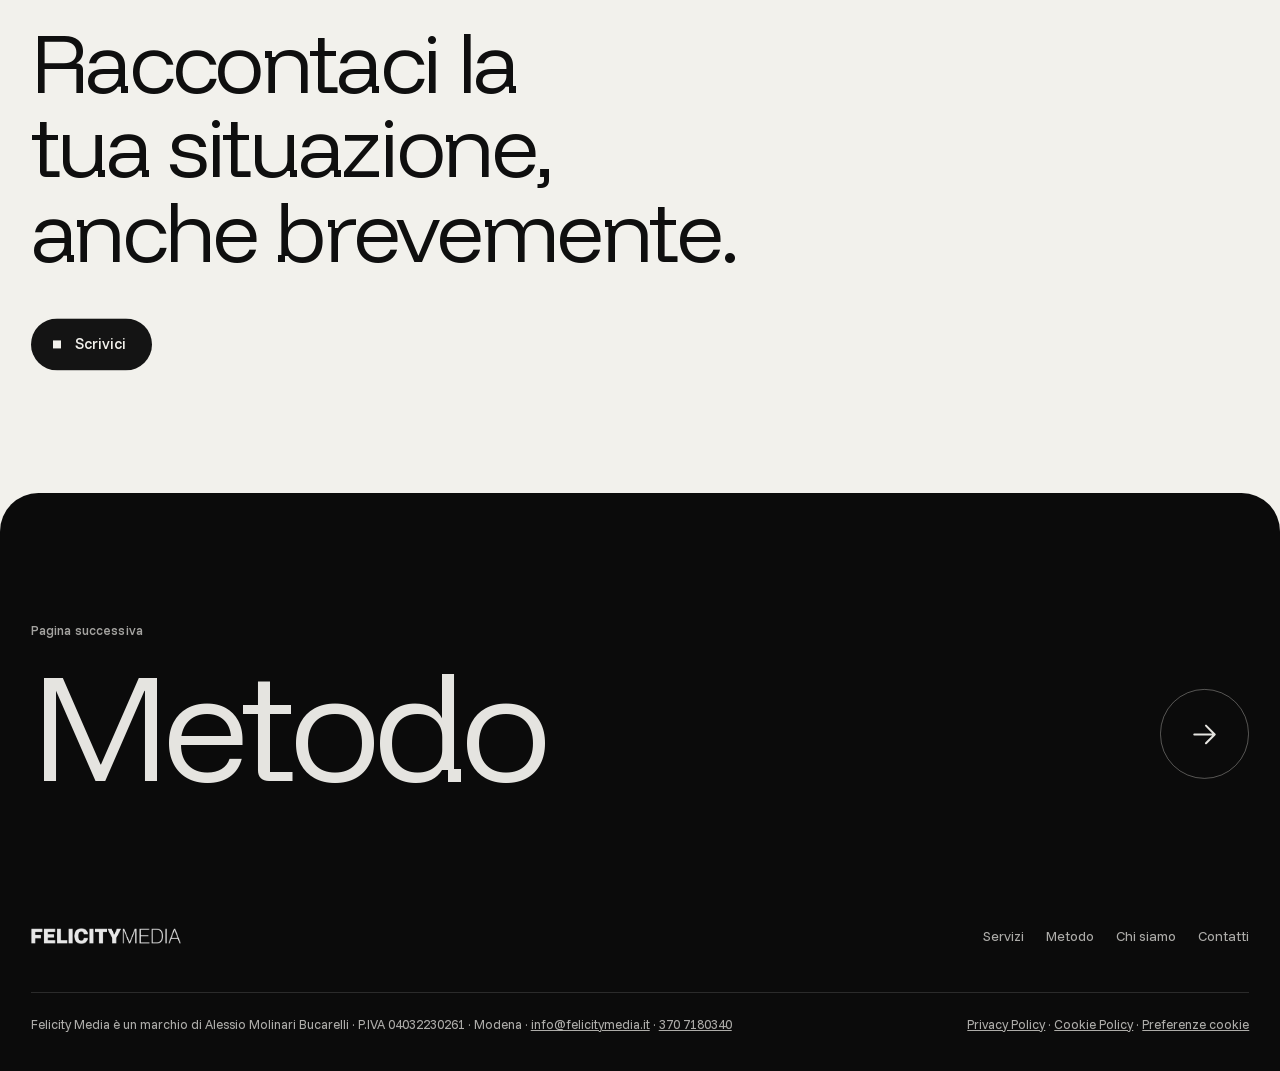
<file: servizi.html>
<!doctype html>
<html lang="it">
<head>
<meta charset="utf-8">
<meta name="viewport" content="width=device-width, initial-scale=1, viewport-fit=cover">
<title>Social, brand, siti e ufficio stampa a Modena · Felicity Media</title>
<meta name="description" content="Piano di comunicazione, logo e identità visiva, social, campagne Meta e Google, siti, SEO, foto, video, ufficio stampa ed eventi. Studio a Modena.">
<meta name="theme-color" content="#0b0b0b">
<meta name="robots" content="noindex, nofollow">
<meta name="google-site-verification" content="B58OvEjC71vvT1BCDhgoUjL-aXJVwMTQYs_2-8iDb6Q">
<meta property="og:title" content="Social, brand, siti e ufficio stampa a Modena · Felicity Media">
<meta property="og:description" content="Piano di comunicazione, logo e identità visiva, social, campagne Meta e Google, siti, SEO, foto, video, ufficio stampa ed eventi. Studio a Modena.">
<meta property="og:type" content="website">
<meta property="og:site_name" content="Felicity Media">
<meta property="og:url" content="https://felicitymedia.it/servizi/">
<meta property="og:locale" content="it_IT">
<meta property="og:image" content="https://andreazannoni922-beep.github.io/felicity-media-anteprima/assets/og.png">
<meta property="og:image:width" content="1200">
<meta property="og:image:height" content="630">
<meta property="og:image:alt" content="Felicity Media, studio di comunicazione a Modena">
<meta name="twitter:card" content="summary_large_image">
<link rel="apple-touch-icon" href="assets/touch-icon.png">
<link rel="icon" type="image/png" sizes="48x48" href="assets/favicon-48.png">
<link rel="icon" type="image/svg+xml" href="assets/favicon.svg">
<link rel="preload" href="assets/fonts/FunnelDisplay-latin-B50WF7FG.woff2" as="font" type="font/woff2" crossorigin>
<link rel="preload" href="assets/fonts/FunnelSans-latin-OpNIno8D.woff2" as="font" type="font/woff2" crossorigin>
<script type="application/ld+json">{"@context":"https://schema.org","@graph":[{"@type":"WebPage","@id":"https://felicitymedia.it/servizi/#pagina","url":"https://felicitymedia.it/servizi/","name":"Social, brand, siti e ufficio stampa a Modena · Felicity Media","description":"Piano di comunicazione, logo e identità visiva, social, campagne Meta e Google, siti, SEO, foto, video, ufficio stampa ed eventi. Studio a Modena.","inLanguage":"it-IT","isPartOf":{"@id":"https://felicitymedia.it/#sito"},"about":{"@id":"https://felicitymedia.it/#studio"},"breadcrumb":{"@id":"https://felicitymedia.it/servizi/#percorso"}},{"@type":"BreadcrumbList","@id":"https://felicitymedia.it/servizi/#percorso","itemListElement":[{"@type":"ListItem","position":1,"name":"Home","item":"https://felicitymedia.it/"},{"@type":"ListItem","position":2,"name":"Servizi","item":"https://felicitymedia.it/servizi/"}]},{"@type":"LocalBusiness","@id":"https://felicitymedia.it/#studio","name":"Felicity Media","url":"https://felicitymedia.it/","logo":{"@type":"ImageObject","url":"https://felicitymedia.it/wp-content/themes/felicity-media/assets/logo-512.png","width":512,"height":512},"image":"https://felicitymedia.it/wp-content/themes/felicity-media/assets/og.png","description":"Studio di comunicazione a Modena. Lavora con aziende, professionisti, realtà sportive ed enti del terzo settore su strategia, brand, digital, contenuti, media ed eventi.","founder":{"@id":"https://felicitymedia.it/#alessio-molinari-bucarelli"},"member":[{"@id":"https://felicitymedia.it/#alessio-molinari-bucarelli"},{"@type":"Person","name":"Elena Nicolini","jobTitle":"Social Media"},{"@type":"Person","name":"Andrea Zannoni","jobTitle":"Web & Social Media"},{"@type":"Person","name":"Francesca Bonifazi","jobTitle":"Graphic Designer"},{"@type":"Person","name":"Giacomo Barbieri","jobTitle":"Fotografo e Videomaker"},{"@type":"Person","name":"Diego Camola","jobTitle":"Fotografo"},{"@type":"Person","name":"Sara Cigarini","jobTitle":"Social Media & Content"},{"@type":"Person","name":"Jennifer Okere","jobTitle":"Social Media"}],"vatID":"IT04032230261","email":"info@felicitymedia.it","telephone":"+393707180340","address":{"@type":"PostalAddress","addressLocality":"Modena","addressRegion":"MO","addressCountry":"IT"},"areaServed":{"@type":"City","name":"Modena"},"knowsAbout":["Piano di comunicazione","Posizionamento","Logo e identità visiva","Naming","Tono di voce","Social media","Campagne Meta e Google","Siti web e landing page","Newsletter","SEO","Fotografia","Video","Grafica","Ufficio stampa e PR","Comunicazione per eventi","Collaborazioni con creator"]},{"@type":"Person","@id":"https://felicitymedia.it/#alessio-molinari-bucarelli","name":"Alessio Molinari Bucarelli","jobTitle":"Fondatore di Felicity Media","description":"Si occupa di comunicazione dal 2021 ed è giornalista pubblicista dal 2023. Ha lavorato con più di 50 realtà tra imprese, professionisti e società sportive.","worksFor":{"@id":"https://felicitymedia.it/#studio"}},{"@type":"WebSite","@id":"https://felicitymedia.it/#sito","url":"https://felicitymedia.it/","name":"Felicity Media","inLanguage":"it-IT","publisher":{"@id":"https://felicitymedia.it/#studio"}},{"@type":"Service","@id":"https://felicitymedia.it/servizi/#strategia","name":"Strategia","serviceType":["Piano di comunicazione","Posizionamento","Affiancamento per team interni"],"url":"https://felicitymedia.it/servizi/#strategia","provider":{"@id":"https://felicitymedia.it/#studio"},"areaServed":{"@type":"City","name":"Modena"}},{"@type":"Service","@id":"https://felicitymedia.it/servizi/#brand","name":"Brand","serviceType":["Logo e identità visiva","Naming","Tono di voce","Linee guida"],"url":"https://felicitymedia.it/servizi/#brand","provider":{"@id":"https://felicitymedia.it/#studio"},"areaServed":{"@type":"City","name":"Modena"}},{"@type":"Service","@id":"https://felicitymedia.it/servizi/#digital","name":"Digital","serviceType":["Social","Campagne Meta e Google","Siti e landing page","Newsletter","SEO"],"url":"https://felicitymedia.it/servizi/#digital","provider":{"@id":"https://felicitymedia.it/#studio"},"areaServed":{"@type":"City","name":"Modena"}},{"@type":"Service","@id":"https://felicitymedia.it/servizi/#contenuti","name":"Contenuti","serviceType":["Foto","Video","Grafica","Testi"],"url":"https://felicitymedia.it/servizi/#contenuti","provider":{"@id":"https://felicitymedia.it/#studio"},"areaServed":{"@type":"City","name":"Modena"}},{"@type":"Service","@id":"https://felicitymedia.it/servizi/#media-ed-eventi","name":"Media ed eventi","serviceType":["Ufficio stampa e PR","Comunicazione per eventi","Collaborazioni con creator"],"url":"https://felicitymedia.it/servizi/#media-ed-eventi","provider":{"@id":"https://felicitymedia.it/#studio"},"areaServed":{"@type":"City","name":"Modena"}}]}</script>
<link rel="stylesheet" href="assets/css/site.css">
<script>document.documentElement.classList.add("js");try{if(sessionStorage.getItem("fm-seen"))document.documentElement.classList.add("seen")}catch(e){}</script>
<script>window.dataLayer=window.dataLayer||[];function gtag(){dataLayer.push(arguments);}gtag('consent','default',{ad_storage:'denied',ad_user_data:'denied',ad_personalization:'denied',analytics_storage:'denied',functionality_storage:'denied',personalization_storage:'denied',security_storage:'granted',wait_for_update:500});gtag('set','ads_data_redaction',true);gtag('js',new Date());</script>
<script src="https://embeds.iubenda.com/widgets/c760b447-5756-4451-889f-887ac292cdcb.js"></script>
<script type="text/plain" class="_iub_cs_activate" data-iub-purposes="4" async data-suppressedsrc="https://www.googletagmanager.com/gtm.js?id=GTM-MF99D6SN"></script>
</head>
<body data-page="servizi">

<!-- the logo pictogram, measured from Logo_FelicityMedia_RGB.svg (original tilt) -->
<template id="tpl-face">
  <svg class="face" viewBox="0 0 1000 1000" aria-hidden="true" focusable="false">
    <defs><mask id="MASK" maskUnits="userSpaceOnUse" x="0" y="0" width="1000" height="1000"><path class="face__draw" d="M500,347.5 a152.5,152.5 0 1,0 0.01,0" pathLength="1" fill="none" stroke="#fff" stroke-width="150" stroke-dasharray="1 1"/></mask></defs>
    <path class="face__arc" d="M497 297 A203 203 0 1 0 699.8 536 L595.4 536 A102 102 0 1 1 497 398 Z" mask="url(#MASK)"/>
    <rect class="face__eye" x="549" y="331" width="65" height="65"/>
    <rect class="face__eye" x="617" y="423" width="65" height="65"/>
  </svg>
</template>

<div class="loader" id="loader" aria-hidden="true">
  <div class="loader__in">
    <div data-face="loader"></div>
    <div class="loader__word" id="loaderWord">Felicity Media</div>
  </div>
</div>
<div class="curtain" id="curtain" aria-hidden="true"><div class="curtain__face" data-face="curtain"></div></div>

<div class="mascot" id="mascot" data-face="mascot" aria-hidden="true"></div>
<div class="cursor" id="cursor" aria-hidden="true"></div>

<a class="skip" href="#main">Vai al contenuto</a>
<header class="hdr">
  <a class="hdr__logo" href="index.html" aria-label="Felicity Media, home"><img src="assets/logotipo.png" alt="Felicity Media" width="835" height="89"></a>
  <div class="hdr__right">
    <a class="hdr__link" href="contatti.html">Scrivici</a>
    <button class="menu-btn" id="menuBtn" type="button" aria-expanded="false" aria-controls="menu"><span class="menu-btn__px"><i></i><i></i></span><span id="menuLabel">Menu</span></button>
  </div>
</header>

<nav class="menu" id="menu" aria-label="Menu principale">
  <ul class="menu__list">
    <li class="menu__item"><a href="index.html" data-nav="home"><span class="t"><span>Home</span></span></a></li>
    <li class="menu__item"><a href="servizi.html" data-nav="servizi"><span class="t"><span>Servizi</span></span></a></li>
    <li class="menu__item"><a href="metodo.html" data-nav="metodo"><span class="t"><span>Metodo</span></span></a></li>
    <li class="menu__item"><a href="chi-siamo.html" data-nav="chi-siamo"><span class="t"><span>Chi siamo</span></span></a></li>
    <li class="menu__item"><a href="contatti.html" data-nav="contatti"><span class="t"><span>Contatti</span></span></a></li>
  </ul>
  <div class="menu__side">
    <div class="menu__face" data-face="menu"></div>
    <p class="menu__info tag">Studio di comunicazione<br>Modena</p>
  </div>
</nav>

<main id="main" tabindex="-1">
<!-- HERO -->
  <section class="phero" id="hero-p" data-gl="anchor:.phero__face" data-fill="intro" data-bg="paper">
    <div class="phero__stage">
      <div class="phero__face" data-anchor></div>
      <div class="phero__copy">
        <p class="phero__sub">Partiamo da ciò che vuoi ottenere e scegliamo gli strumenti di conseguenza.</p>
        <ul class="phero__index" aria-label="In questa pagina">
          <li><a href="#strategia">Strategia</a></li><li><a href="#brand">Brand</a></li><li><a href="#digital">Digital</a></li><li><a href="#contenuti">Contenuti</a></li><li><a href="#media-ed-eventi">Media ed eventi</a></li>
        </ul>
      </div>
      <h1 class="phero__title"><span class="ln"><span>Servizi</span></span></h1>
    </div>
  </section>

  <!-- FIVE AREAS: each one draws a fifth of the logo -->
  <section class="svcs" id="aree" data-gl="anchor:.svc.is-current .svc__face" data-fill="svc" data-move="fade" data-bg="paper">
    <article class="svc is-current" id="strategia">
      <div class="svc__head"><div class="svc__face" data-anchor></div><h2 class="svc__word">Strategia</h2></div>
      <ul class="svc__list"><li>Piano di comunicazione</li><li>Posizionamento</li><li>Affiancamento per team interni</li></ul>
    </article>
    <article class="svc" id="brand">
      <div class="svc__head"><div class="svc__face" data-anchor></div><h2 class="svc__word">Brand</h2></div>
      <ul class="svc__list"><li>Logo e identità visiva</li><li>Naming</li><li>Tono di voce</li><li>Linee guida</li></ul>
    </article>
    <article class="svc" id="digital">
      <div class="svc__head"><div class="svc__face" data-anchor></div><h2 class="svc__word">Digital</h2></div>
      <ul class="svc__list"><li>Social</li><li>Campagne Meta e Google</li><li>Siti e landing page</li><li>Newsletter</li><li>SEO</li></ul>
    </article>
    <article class="svc" id="contenuti">
      <div class="svc__head"><div class="svc__face" data-anchor></div><h2 class="svc__word">Contenuti</h2></div>
      <ul class="svc__list"><li>Foto</li><li>Video</li><li>Grafica</li><li>Testi</li></ul>
    </article>
    <article class="svc" id="media-ed-eventi">
      <div class="svc__head"><div class="svc__face" data-anchor></div><h2 class="svc__word">Media ed eventi</h2></div>
      <ul class="svc__list"><li>Ufficio stampa e PR</li><li>Comunicazione per eventi</li><li>Collaborazioni con creator</li></ul>
    </article>
  </section>

  <!-- FIRST STEP -->
  <section class="cta" data-gl="none" data-bg="paper">
    <p class="cta__big">Raccontaci la tua situazione, anche&nbsp;brevemente.</p>
    <a class="btn" href="contatti.html"><span class="btn__px"></span>Scrivici</a>
  </section>

  <!-- NEXT PAGE -->
  <section class="next" data-gl="none" data-bg="ink">
    <a class="next__link" href="metodo.html"><span class="next__tag tag">Pagina successiva</span><span class="next__word">Metodo</span><span class="next__arrow" aria-hidden="true"><svg viewBox="0 0 24 24"><path d="M5 12h14M13 6l6 6-6 6"/></svg></span></a>
  </section>
</main>

<footer class="ftr" id="footer" data-gl="anchor:.ftr__face" data-fill="foot" data-bg="ink">
  <div class="ftr__end">
    <p class="ftr__sleep blur">Perché la comunicazione di chi lavora con&nbsp;noi sia felice.</p>
    <button class="ftr__face" type="button" id="toTop" aria-label="Torna all'inizio" data-anchor></button>
  </div>
  <div class="ftr__top">
    <a class="ftr__logo" href="index.html" aria-label="Felicity Media, home"><img src="assets/logotipo.png" alt="Felicity Media" width="835" height="89"></a>
    <nav class="ftr__nav" aria-label="Piè di pagina"><a href="servizi.html">Servizi</a><a href="metodo.html">Metodo</a><a href="chi-siamo.html">Chi siamo</a><a href="contatti.html">Contatti</a></nav>
  </div>
  <div class="ftr__legal">
    <span>Felicity Media è un marchio di Alessio Molinari Bucarelli · P.IVA 04032230261 · Modena · <a href="mailto:info@felicitymedia.it">info@felicitymedia.it</a> · <a href="tel:+393707180340">370 7180340</a></span>
    <span><a href="https://www.iubenda.com/privacy-policy/81467992" target="_blank" rel="noopener">Privacy Policy</a> · <a href="https://www.iubenda.com/privacy-policy/81467992/cookie-policy" target="_blank" rel="noopener">Cookie Policy</a> · <a href="#" class="iubenda-cs-preferences-link">Preferenze cookie</a></span>
  </div>
</footer>

<script src="assets/vendor/gsap.min.js"></script>
<script src="assets/vendor/ScrollTrigger.min.js"></script>
<script src="assets/vendor/lenis.min.js"></script>
<script src="assets/js/site.js"></script>
</body>
</html>
</file>
<file: assets/css/site.css>
/* fonts are served from the site itself */
@font-face {
  font-family: 'Funnel Display';
  font-style: normal;
  font-weight: 300;
  font-display: swap;
  src: url(../fonts/FunnelDisplay-latin-ext-B50WF7FG.woff2) format('woff2');
  unicode-range: U+0100-02BA, U+02BD-02C5, U+02C7-02CC, U+02CE-02D7, U+02DD-02FF, U+0304, U+0308, U+0329, U+1D00-1DBF, U+1E00-1E9F, U+1EF2-1EFF, U+2020, U+20A0-20AB, U+20AD-20C4, U+2113, U+2C60-2C7F, U+A720-A7FF;
}
@font-face {
  font-family: 'Funnel Display';
  font-style: normal;
  font-weight: 300;
  font-display: swap;
  src: url(../fonts/FunnelDisplay-latin-B50WF7FG.woff2) format('woff2');
  unicode-range: U+0000-00FF, U+0131, U+0152-0153, U+02BB-02BC, U+02C6, U+02DA, U+02DC, U+0304, U+0308, U+0329, U+2000-206F, U+20AC, U+2122, U+2191, U+2193, U+2212, U+2215, U+FEFF, U+FFFD;
}
@font-face {
  font-family: 'Funnel Display';
  font-style: normal;
  font-weight: 400;
  font-display: swap;
  src: url(../fonts/FunnelDisplay-latin-ext-B50WF7FG.woff2) format('woff2');
  unicode-range: U+0100-02BA, U+02BD-02C5, U+02C7-02CC, U+02CE-02D7, U+02DD-02FF, U+0304, U+0308, U+0329, U+1D00-1DBF, U+1E00-1E9F, U+1EF2-1EFF, U+2020, U+20A0-20AB, U+20AD-20C4, U+2113, U+2C60-2C7F, U+A720-A7FF;
}
@font-face {
  font-family: 'Funnel Display';
  font-style: normal;
  font-weight: 400;
  font-display: swap;
  src: url(../fonts/FunnelDisplay-latin-B50WF7FG.woff2) format('woff2');
  unicode-range: U+0000-00FF, U+0131, U+0152-0153, U+02BB-02BC, U+02C6, U+02DA, U+02DC, U+0304, U+0308, U+0329, U+2000-206F, U+20AC, U+2122, U+2191, U+2193, U+2212, U+2215, U+FEFF, U+FFFD;
}
@font-face {
  font-family: 'Funnel Sans';
  font-style: normal;
  font-weight: 400;
  font-display: swap;
  src: url(../fonts/FunnelSans-latin-ext-OpNIno8D.woff2) format('woff2');
  unicode-range: U+0100-02BA, U+02BD-02C5, U+02C7-02CC, U+02CE-02D7, U+02DD-02FF, U+0304, U+0308, U+0329, U+1D00-1DBF, U+1E00-1E9F, U+1EF2-1EFF, U+2020, U+20A0-20AB, U+20AD-20C4, U+2113, U+2C60-2C7F, U+A720-A7FF;
}
@font-face {
  font-family: 'Funnel Sans';
  font-style: normal;
  font-weight: 400;
  font-display: swap;
  src: url(../fonts/FunnelSans-latin-OpNIno8D.woff2) format('woff2');
  unicode-range: U+0000-00FF, U+0131, U+0152-0153, U+02BB-02BC, U+02C6, U+02DA, U+02DC, U+0304, U+0308, U+0329, U+2000-206F, U+20AC, U+2122, U+2191, U+2193, U+2212, U+2215, U+FEFF, U+FFFD;
}
@font-face {
  font-family: 'Funnel Sans';
  font-style: normal;
  font-weight: 500;
  font-display: swap;
  src: url(../fonts/FunnelSans-latin-ext-OpNIno8D.woff2) format('woff2');
  unicode-range: U+0100-02BA, U+02BD-02C5, U+02C7-02CC, U+02CE-02D7, U+02DD-02FF, U+0304, U+0308, U+0329, U+1D00-1DBF, U+1E00-1E9F, U+1EF2-1EFF, U+2020, U+20A0-20AB, U+20AD-20C4, U+2113, U+2C60-2C7F, U+A720-A7FF;
}
@font-face {
  font-family: 'Funnel Sans';
  font-style: normal;
  font-weight: 500;
  font-display: swap;
  src: url(../fonts/FunnelSans-latin-OpNIno8D.woff2) format('woff2');
  unicode-range: U+0000-00FF, U+0131, U+0152-0153, U+02BB-02BC, U+02C6, U+02DA, U+02DC, U+0304, U+0308, U+0329, U+2000-206F, U+20AC, U+2122, U+2191, U+2193, U+2212, U+2215, U+FEFF, U+FFFD;
}
/* Layout: one 2D logo travels the page as a guide; sections alternate ink and paper; type does the rest. */
:root{
  --ink:#0b0b0b;
  --paper:#f2f1ec;
  --white:#ffffff;
  --ink-60:rgba(11,11,11,.66);
  --ink-35:rgba(11,11,11,.32);
  --ink-12:rgba(11,11,11,.12);
  --paper-60:rgba(242,241,236,.7);
  --paper-35:rgba(242,241,236,.35);
  --paper-14:rgba(242,241,236,.14);
  --font-display:"Funnel Display", "Helvetica Neue", Arial, sans-serif;
  --font-text:"Funnel Sans", "Helvetica Neue", Arial, sans-serif;
  --gutter:clamp(16px, 2.4vw, 40px);
  --ease:cubic-bezier(.16,1,.3,1);
  --radius:clamp(24px, 3vw, 48px);
}
*,*::before,*::after{box-sizing:border-box}
html{overflow-x:clip;background:var(--paper)}
body{margin:0;background:var(--paper);color:var(--ink);font-family:var(--font-text);font-size:17px;line-height:1.5;-webkit-font-smoothing:antialiased;overflow-x:clip}
a{color:inherit}
button{font:inherit;color:inherit}
img{display:block;max-width:100%}
.sr-only{position:absolute;width:1px;height:1px;overflow:hidden;clip:rect(0 0 0 0);white-space:nowrap}
html.lenis,html.lenis body{height:auto}
.lenis.lenis-smooth{scroll-behavior:auto!important}
.lenis.lenis-stopped{overflow:hidden}
.tag{font-family:var(--font-text);font-size:13px;line-height:1.45;letter-spacing:.01em;font-weight:500}
b,strong{font-weight:500}

/* ---------- header ---------- */
.hdr{position:fixed;inset:0 0 auto 0;z-index:60;display:flex;align-items:center;justify-content:space-between;padding:calc(var(--gutter)*.8 + env(safe-area-inset-top,0px)) var(--gutter) calc(var(--gutter)*.8);mix-blend-mode:difference;color:#fff;pointer-events:none;transition:transform .6s var(--ease)}
.hdr>*{pointer-events:auto}
.hdr.is-hidden{transform:translateY(-110%)}
.hdr__logo{display:block;width:clamp(150px,13vw,210px)}
.hdr__logo img{width:100%;height:auto;filter:invert(1)}
.hdr__right{display:flex;align-items:center;gap:clamp(18px,2.4vw,40px)}
.hdr__link{font-size:14px;font-weight:500;text-decoration:none;position:relative}
.hdr__link::after{content:"";position:absolute;left:0;right:0;bottom:-3px;height:1px;background:currentColor;transform:scaleX(0);transform-origin:right;transition:transform .35s var(--ease)}
.hdr__link:hover::after{transform:scaleX(1);transform-origin:left}
.menu-btn{display:flex;align-items:center;gap:12px;background:none;border:0;padding:10px 0;cursor:pointer;font-size:14px;font-weight:500;min-height:44px}
.menu-btn__px{position:relative;width:22px;height:22px}
.menu-btn__px i{position:absolute;width:8px;height:8px;background:currentColor;transition:transform .45s var(--ease)}
.menu-btn__px i:nth-child(1){left:2px;top:2px}
.menu-btn__px i:nth-child(2){left:12px;top:12px}
.menu-open .menu-btn__px i:nth-child(1){transform:translate(5px,5px) rotate(45deg) scaleX(2.4)}
.menu-open .menu-btn__px i:nth-child(2){transform:translate(-5px,-5px) rotate(-45deg) scaleX(2.4)}
.menu-btn:focus-visible,.hdr__link:focus-visible{outline:1px dashed currentColor;outline-offset:6px}

/* ---------- cursor ---------- */
.cursor{position:fixed;left:0;top:0;z-index:96;width:8px;height:8px;background:#fff;mix-blend-mode:difference;pointer-events:none;transform:translate(-50%,-50%);transition:width .3s var(--ease),height .3s var(--ease),opacity .3s;opacity:0}
.cursor.is-on{opacity:1}
.cursor.is-link{width:34px;height:34px}
@media (hover:none){.cursor{display:none}}

/* ---------- loader ---------- */
.loader{position:fixed;inset:0;z-index:90;background:var(--ink);color:var(--paper);display:grid;place-items:center;clip-path:inset(0 0 0 0)}
.loader__in{display:grid;justify-items:center;gap:18px}
.loader .face{width:min(26vh,44vw);height:auto}
.loader .face__arc,.loader .face__eye{fill:var(--paper)}
.loader__word{font-family:var(--font-display);font-weight:300;font-size:clamp(18px,1.6vw,24px);letter-spacing:.02em;opacity:0}
html:not(.js) .loader{display:none}

/* ---------- the logo (one SVG, original tilt, never rotated) ---------- */
.face{display:block;overflow:visible}
.face__eye{transition:opacity .45s var(--ease)}
.mascot{position:fixed;left:0;top:0;z-index:1;width:10px;pointer-events:none;transform-origin:0 0;will-change:transform,opacity;color:var(--ink)}
.mascot .face{width:100%;height:auto}
.mascot .face__arc,.mascot .face__eye{fill:currentColor}
/* the whole logo stays faintly visible while its arc fills */
.mascot .face--ghost{position:absolute;inset:0;opacity:0;transition:opacity .5s var(--ease)}
.mascot.is-filling .face--ghost{opacity:.16}
html:not(.js) .mascot{display:none}
[data-anchor]{pointer-events:none;position:relative}
/* sticky stages are their own layer: keep their words above the travelling logo (the clients stage stays below, so logos sit inside the ring) */
.hero__stage,.nomeA__stage,.nomeB__stage,.nomeC__head,.metodo__stage{z-index:2}

/* ---------- HERO ---------- */
.hero{position:relative;height:230vh;background:var(--paper)}
.hero__stage{position:sticky;top:0;height:100vh;height:100svh;overflow:hidden}
.hero__face{position:absolute;left:calc(76.3vw - var(--fw)/2);top:calc(47% - var(--fw)/2);width:var(--fw);aspect-ratio:1;--fw:min(176vh,104vw)}
.hero__copy{position:absolute;left:var(--gutter);top:clamp(96px,20vh,190px);max-width:31ch;z-index:3}
.hero__sub{margin:0 0 26px;font-size:clamp(17px,1.3vw,21px);line-height:1.5}
.hero__title{position:absolute;left:var(--gutter);right:var(--gutter);bottom:clamp(28px,6vh,72px);margin:0;font-family:var(--font-display);font-weight:300;font-size:clamp(46px,7vw,140px);line-height:.96;letter-spacing:-.035em;z-index:3}
.hero__title .ln{display:block;overflow:hidden;padding-bottom:.2em;margin-bottom:-.14em;white-space:nowrap}
.hero__title .ln>span{display:block}
.hero__corner{position:absolute;right:var(--gutter);bottom:clamp(28px,6vh,72px);text-align:right;z-index:3}
.hero__ink{position:absolute;inset:0;background:var(--ink);opacity:0;z-index:0;pointer-events:none}
.hero__q{position:absolute;inset:0;z-index:5;display:grid;place-items:center;margin:0;font-family:var(--font-display);font-weight:300;font-size:clamp(44px,8vw,150px);letter-spacing:-.04em;color:var(--paper);opacity:0;pointer-events:none;text-align:center;padding:0 var(--gutter)}

/* button */
.btn{position:relative;display:inline-flex;align-items:center;gap:14px;min-height:52px;padding:0 26px 0 22px;border-radius:999px;background:var(--ink);color:var(--paper);font-size:15px;font-weight:500;text-decoration:none;overflow:hidden;isolation:isolate;border:0;cursor:pointer;white-space:nowrap}
.btn::before{content:"";position:absolute;inset:0;background:var(--paper);transform:translateY(101%);transition:transform .45s var(--ease);z-index:-1;border-radius:inherit}
.btn:hover{color:var(--ink);box-shadow:inset 0 0 0 1px var(--ink)}
.btn:hover::before{transform:translateY(0)}
.btn__px{width:8px;height:8px;background:currentColor;transition:transform .45s var(--ease)}
.btn:hover .btn__px{transform:scale(1.3)}
.btn:focus-visible{outline:2px dashed currentColor;outline-offset:4px}
.btn--light{background:var(--paper);color:var(--ink)}
.btn--light::before{background:var(--white)}
.btn--light:hover{box-shadow:none}
.btn[disabled]{opacity:.5;cursor:progress}

/* ---------- words that come out of the blur (from Slogan Studio) ---------- */
.blur .w{display:inline;opacity:.14;filter:blur(8px);transition:opacity .45s var(--ease),filter .45s var(--ease)}
.blur .w.on{opacity:1;filter:blur(0)}

/* ---------- IL NOME: shared ---------- */
.nome{position:relative;background:var(--ink);color:var(--paper)}
.nome[hidden]{display:none}
.nome b{color:var(--paper)}
.nome__label{color:var(--paper-60);margin:0}

/* A · chapters */
.nomeA{height:700vh}
.nomeA__stage{position:sticky;top:0;height:100vh;height:100svh;overflow:hidden}
.nomeA__stage>.nome__label{position:absolute;left:var(--gutter);top:clamp(84px,13vh,130px)}
.nomeA__face{position:absolute;--bw:clamp(150px,20vh,230px);right:calc(var(--gutter) - var(--bw)*.297);top:calc(clamp(84px,13vh,130px) - var(--bw)*.297);width:var(--bw);aspect-ratio:1}
.nomeA__count{position:absolute;left:var(--gutter);bottom:clamp(28px,6vh,64px);color:var(--paper-60);font-variant-numeric:tabular-nums;margin:0}
.nomeA__bar{position:absolute;left:calc(var(--gutter) + 70px);right:var(--gutter);bottom:calc(clamp(28px,6vh,64px) + 8px);height:1px;background:var(--paper-14)}
.nomeA__bar i{position:absolute;inset:0;background:var(--paper);transform-origin:left;transform:scaleX(0)}
.ch{position:absolute;left:var(--gutter);right:var(--gutter);top:50%;transform:translateY(-50%);max-width:1180px;opacity:0;visibility:hidden;will-change:opacity,transform,filter}
.ch__big{margin:0 0 clamp(18px,3vh,34px);font-family:var(--font-display);font-weight:300;font-size:clamp(40px,6.4vw,120px);line-height:1;letter-spacing:-.035em;max-width:16ch;text-wrap:balance}
.ch__small{margin:0;max-width:52ch;font-size:clamp(18px,1.5vw,24px);line-height:1.5;color:var(--paper-60)}
.ch__small b{color:var(--paper)}
.ch--end .ch__big{font-size:clamp(48px,9vw,176px);max-width:12ch;line-height:.96}
.ch__list{list-style:none;margin:clamp(20px,3vh,32px) 0 0;padding:0;display:grid;gap:10px;font-family:var(--font-display);font-weight:300;font-size:clamp(22px,2.2vw,40px);line-height:1.15;letter-spacing:-.02em}
.ch__list li{opacity:.42;transition:opacity .4s var(--ease)}
.ch__list li.on{opacity:1}
.ch__quote{margin:clamp(10px,2vh,20px) 0 clamp(22px,4vh,40px);font-family:var(--font-display);font-weight:400;font-size:clamp(44px,9.2vw,178px);line-height:.98;letter-spacing:-.04em;color:var(--paper);transition:color .6s var(--ease),-webkit-text-stroke-color .6s}
.ch__quote.is-dim{color:var(--paper-14)}
.ch__quote.is-void{color:transparent;-webkit-text-stroke:1px var(--paper-60)}
.ch__ctx{list-style:none;margin:0 0 clamp(18px,3vh,30px);padding:0;display:grid;grid-template-columns:repeat(3,minmax(0,1fr));gap:clamp(12px,2vw,32px)}
.ch__ctx li{border-top:1px solid var(--paper-14);padding-top:14px;font-size:clamp(15px,1.15vw,19px);line-height:1.35;color:rgba(242,241,236,.5);transition:color .45s var(--ease),border-color .45s}
.ch__ctx li b{display:block;color:inherit;margin-bottom:2px}
.ch__ctx li.on{color:var(--paper);border-top-color:var(--paper)}
.ch__else{opacity:0;transition:opacity .5s var(--ease)}
.ch__else.on{opacity:1}
.ch__pair{display:grid;grid-template-columns:1fr 1fr;gap:clamp(24px,5vw,90px)}
.ch__q{margin:0 0 16px;font-family:var(--font-display);font-weight:300;font-size:clamp(34px,4vw,76px);line-height:1;letter-spacing:-.035em;color:var(--paper)}

/* B · one continuous story */
.nomeB{padding:clamp(110px,18vh,200px) 0 clamp(100px,16vh,180px)}
.nomeB__col{max-width:1180px;margin:0 auto;padding:0 var(--gutter);display:grid;gap:clamp(40px,10vh,110px)}
.nomeB__p{margin:0;font-family:var(--font-display);font-weight:300;font-size:clamp(28px,3.4vw,62px);line-height:1.12;letter-spacing:-.025em;max-width:24ch}
.nomeB__pin{position:relative;height:340vh;margin:clamp(60px,12vh,140px) 0}
.nomeB__stage{position:sticky;top:0;height:100vh;height:100svh;display:grid;align-content:center;justify-items:center;text-align:center;padding:0 var(--gutter)}
.nomeB__stage .tag{color:var(--paper-60);margin:0 0 14px}
.nomeB__quote{margin:0 0 clamp(26px,5vh,54px);font-family:var(--font-display);font-weight:400;font-size:clamp(44px,8.6vw,170px);line-height:.96;letter-spacing:-.045em;color:var(--paper-14);transition:color .6s var(--ease)}
.nomeB__quote.is-on{color:var(--paper)}
.nomeB__quote.is-void{color:transparent;-webkit-text-stroke:1px var(--paper-60)}
.nomeB__lines{display:grid;gap:4px;font-size:clamp(17px,1.5vw,24px);line-height:1.4;min-height:7.5em}
.nomeB__lines p{margin:0;color:var(--paper-35);transition:color .4s var(--ease),opacity .4s;opacity:0}
.nomeB__lines p.on{opacity:1;color:var(--paper)}
.nomeB__lines p.else{margin-top:10px}
.nomeB__end{margin:0;font-family:var(--font-display);font-weight:300;font-size:clamp(36px,5vw,96px);line-height:1;letter-spacing:-.035em;max-width:18ch}

/* C · a dictionary entry */
.nomeC{padding:clamp(110px,18vh,200px) var(--gutter) clamp(100px,16vh,180px)}
.nomeC__grid{display:grid;grid-template-columns:minmax(0,5fr) minmax(0,7fr);gap:clamp(30px,6vw,120px);max-width:1600px;margin:0 auto}
.nomeC__head{position:sticky;top:clamp(90px,14vh,140px);align-self:start}
.nomeC__word{margin:14px 0 10px;font-family:var(--font-display);font-weight:400;font-size:clamp(46px,6vw,118px);line-height:.92;letter-spacing:-.045em}
.nomeC__gram{margin:0 0 6px;color:var(--paper-60);font-size:15px}
.nomeC__tr{margin:0;font-size:clamp(17px,1.3vw,21px)}
.nomeC__face{width:min(26vw,360px);aspect-ratio:1;margin:clamp(10px,3vh,40px) 0 0 -3vw}
.entry{display:grid;grid-template-columns:clamp(100px,10vw,160px) minmax(0,1fr);gap:clamp(14px,2vw,30px);padding:clamp(26px,5vh,50px) 0;border-top:1px solid var(--paper-14)}
.entry__k{margin:0;padding-top:.5em;color:var(--paper-60);font-size:14px;font-weight:500}
.entry__v{margin:0;font-family:var(--font-display);font-weight:300;font-size:clamp(24px,2.4vw,44px);line-height:1.18;letter-spacing:-.02em}
.entry ol{margin:16px 0 0;padding-left:1.1em;font-family:var(--font-display);font-weight:300;font-size:clamp(22px,2.2vw,40px);line-height:1.25;letter-spacing:-.02em}
.entry__quote{margin:0 0 18px;font-family:var(--font-display);font-weight:400;font-size:clamp(40px,5vw,96px);line-height:.98;letter-spacing:-.04em}
.entry__small{margin:0;font-size:clamp(17px,1.3vw,21px);color:var(--paper-60);max-width:48ch}
.entry--end .entry__v{font-size:clamp(30px,3.4vw,64px);line-height:1.05}

/* version switch (only when a version is chosen in the address) */
.vswitch{position:fixed;left:50%;top:calc(14px + env(safe-area-inset-top,0px));transform:translateX(-50%);z-index:70;display:none;align-items:center;gap:4px;padding:5px;border-radius:999px;background:var(--ink);color:var(--paper);box-shadow:0 0 0 1px var(--paper-14);font-size:13px}
.vswitch.is-on{display:flex}
.vswitch span{padding:0 10px 0 8px;color:var(--paper-60)}
.vswitch a{display:grid;place-items:center;min-width:36px;height:36px;border-radius:999px;text-decoration:none;font-weight:500}
.vswitch a[aria-current="true"]{background:var(--paper);color:var(--ink)}

/* ---------- SERVIZI ---------- */
.servizi{position:relative;background:var(--paper);padding:clamp(110px,18vh,200px) 0 clamp(80px,14vh,160px)}
.sec-label{position:absolute;left:var(--gutter);top:clamp(40px,7vh,72px);color:var(--ink-60);z-index:2;margin:0}
.srv{position:relative;z-index:2;list-style:none;margin:0;padding:0;border-top:1px solid var(--ink-12)}
.srv__row{position:relative;border-bottom:1px solid var(--ink-12);color:rgba(11,11,11,.46);transition:color .45s var(--ease)}
.srv__row.is-active{color:var(--ink)}
.srv{--slot:clamp(38px,5.6vw,108px)}
.srv__btn{display:block;width:100%;background:none;border:0;padding:clamp(8px,1.4vh,18px) var(--gutter) clamp(8px,1.4vh,18px) calc(var(--gutter) + var(--slot) + clamp(14px,2.2vw,40px));cursor:pointer;text-align:left;min-height:44px;color:inherit}
.srv__mark{position:absolute;left:calc(var(--gutter) + var(--slot)/2);top:calc(clamp(8px,1.4vh,18px) + clamp(46px,7.8vw,150px)*.55);width:calc(var(--slot)*2.46);aspect-ratio:1;transform:translate(-50%,-50%)}
.srv__word{display:block;overflow:hidden;padding-bottom:.08em;font-family:var(--font-display);font-weight:300;font-size:clamp(46px,7.8vw,150px);line-height:1.04;letter-spacing:-.04em;white-space:nowrap}
.srv__word span{display:block}
.srv__desc{display:block;max-width:44ch;max-height:0;overflow:hidden;font-size:clamp(16px,1.3vw,21px);line-height:1.45;color:var(--ink-60);opacity:0;transition:max-height .6s var(--ease),opacity .4s var(--ease),margin .6s var(--ease)}
.srv__row.is-active .srv__desc{opacity:1;max-height:5em;margin:4px 0 clamp(8px,1.6vh,18px)}
@media (min-width:821px){
  .srv__desc{position:absolute;left:71vw;top:50%;max-height:none;margin:0!important;max-width:30ch;transform:translateY(-35%);font-size:clamp(17px,1.35vw,22px)}
  .srv__row.is-active .srv__desc{transform:translateY(-50%)}
}

/* ---------- COME LAVORIAMO ---------- */
.lav{position:relative;background:var(--paper);padding:clamp(60px,10vh,120px) var(--gutter) clamp(140px,22vh,260px)}
.lav__item{position:relative;z-index:2;max-width:1600px;margin:0 auto;padding:clamp(70px,16vh,190px) 0}
.lav__item:nth-of-type(2){padding-left:calc(41.6vw - var(--gutter))}
.lav{padding-bottom:clamp(180px,28vh,320px)}
.lav__text{margin:0;font-family:var(--font-display);font-weight:300;font-size:clamp(36px,6.4vw,124px);line-height:1.02;letter-spacing:-.04em;max-width:17ch;text-wrap:balance}

/* ---------- METODO ---------- */
.metodo{position:relative;height:420vh;background:var(--ink);color:var(--paper);border-radius:var(--radius) var(--radius) 0 0;margin-top:calc(var(--radius)*-1)}
.metodo__stage{position:sticky;top:0;height:100vh;height:100svh;overflow:hidden}
.metodo__label{position:absolute;left:var(--gutter);top:clamp(84px,13vh,130px);color:var(--paper-60);z-index:2;margin:0}
.metodo__face{position:absolute;--fw:min(128vh,64vw);left:calc(22vw - var(--fw)/2);top:calc(50% - var(--fw)/2);width:var(--fw);aspect-ratio:1}
.metodo__view{position:absolute;left:35vw;right:0;top:0;bottom:0;overflow:hidden;z-index:2}
.metodo__view::before{content:"";position:absolute;left:0;top:0;bottom:0;width:10vw;z-index:1;pointer-events:none;background:linear-gradient(90deg,var(--ink),rgba(11,11,11,0))}
.metodo__track{position:absolute;left:11vw;top:0;bottom:0;display:flex;align-items:center;gap:8vw;padding-right:6vw;will-change:transform}
.step{flex:none;width:min(46vw,700px)}
.step__word,.step__text{will-change:opacity,transform}
.step__word{margin:0 0 22px;font-family:var(--font-display);font-weight:300;font-size:clamp(56px,10vw,190px);line-height:.95;letter-spacing:-.04em}
.step__text{margin:0;max-width:30ch;font-size:clamp(18px,1.5vw,24px);line-height:1.45;color:rgba(242,241,236,.74)}
.step__text strong{color:var(--paper)}
.metodo__bar{position:absolute;left:46vw;right:var(--gutter);bottom:clamp(28px,6vh,64px);height:2px;background:var(--paper-14);z-index:2}
.metodo__bar i{position:absolute;inset:0;background:var(--paper);transform-origin:left;transform:scaleX(0)}

/* ---------- CLIENTI ---------- */
.clienti{position:relative;height:290vh;background:var(--paper);border-radius:var(--radius) var(--radius) 0 0;margin-top:calc(var(--radius)*-1)}
.clienti__stage{position:sticky;top:0;height:100vh;height:100svh;overflow:hidden;--ring:min(122vh,190vw)}
.clienti__win{position:absolute;left:50%;top:50%;width:calc(var(--ring)*.198);aspect-ratio:1;transform:translate(-50%,-50%);border-radius:50%;overflow:hidden;z-index:0}
.clienti__label{position:absolute;left:var(--gutter);top:clamp(84px,13vh,130px);color:var(--ink-60);z-index:3;margin:0}
.clienti__col{position:absolute;left:50%;top:0;width:var(--card);margin-left:calc(var(--card)/-2);display:flex;flex-direction:column;gap:var(--gap);will-change:transform;--card:calc(var(--ring)*.198);--gap:calc(var(--ring)*.12)}
.ccard{flex:none;width:var(--card);height:var(--card);display:grid;place-items:center;opacity:0;transform:scale(.85);transition:opacity .45s var(--ease),transform .6s var(--ease)}
.ccard img{width:60%;height:60%;object-fit:contain;filter:grayscale(1) contrast(1.15)}
.ccard.is-on{opacity:1;transform:none}
.clienti__ring{position:absolute;left:50%;top:50%;width:var(--ring);aspect-ratio:1;transform:translate(-50%,-50%)}
.clienti__name{position:absolute;left:var(--gutter);bottom:clamp(28px,6vh,64px);margin:0;font-family:var(--font-display);font-weight:300;font-size:clamp(28px,3.4vw,64px);line-height:1;letter-spacing:-.03em;z-index:3;max-width:40vw}
.clienti__count{position:absolute;right:var(--gutter);bottom:clamp(28px,6vh,64px);text-align:right;z-index:3;margin:0}
.clienti__count strong{display:block;font-family:var(--font-display);font-weight:300;font-size:clamp(40px,5vw,96px);line-height:1;letter-spacing:-.04em}
.marquee{position:relative;background:var(--paper);padding:64px 0;overflow:hidden}
.marquee__row{position:relative;z-index:2;display:flex;align-items:center;gap:clamp(20px,3vw,56px);width:max-content;will-change:transform}
.mlogo{flex:none;display:grid;place-items:center;height:clamp(70px,7vw,110px)}
.mq__px{flex:none;width:6px;height:6px;background:var(--ink)}
.mlogo img{width:auto;height:auto;filter:grayscale(1) brightness(.2);opacity:.55;transition:opacity .4s}
.mlogo:hover img{opacity:.9}
.mlogo:hover img{opacity:1}

/* ---------- CHI SIAMO ---------- */
.team{position:relative;background:var(--paper);padding:clamp(110px,16vh,180px) var(--gutter) clamp(120px,18vh,200px);border-top:1px solid var(--ink-12)}
.team__grid{position:relative;z-index:2;display:grid;grid-template-columns:minmax(0,5fr) minmax(0,7fr);gap:clamp(30px,6vw,120px);max-width:1600px;margin:0 auto}
.team__title{margin:0 0 28px;font-family:var(--font-display);font-weight:300;font-size:clamp(36px,4.4vw,84px);line-height:1;letter-spacing:-.035em}
.team__bio{margin:0;max-width:40ch;color:rgba(11,11,11,.78)}
.team__bio strong{color:var(--ink)}
.team__face{width:min(30vw,440px);aspect-ratio:1;margin:clamp(10px,2vh,30px) 0 0 -5vw}
.people{list-style:none;margin:0;padding:0;border-top:1px solid var(--ink-12)}
.person{display:grid;grid-template-columns:1fr auto;align-items:baseline;gap:12px;padding:clamp(12px,2vh,22px) 0;border-bottom:1px solid var(--ink-12)}
.person__name{font-family:var(--font-display);font-weight:300;font-size:clamp(28px,3.4vw,64px);line-height:1.02;letter-spacing:-.03em;transition:transform .5s var(--ease)}
.person__role{font-size:14px;color:var(--ink-60);text-align:right}
.person:hover .person__name{transform:translateX(10px)}
.person--lead .person__name{font-weight:400}

/* ---------- CONTATTI ---------- */
.contatti{position:relative;background:var(--ink);color:var(--paper);border-radius:var(--radius) var(--radius) 0 0;padding:clamp(110px,16vh,180px) var(--gutter) clamp(60px,10vh,120px);overflow:hidden}
.contatti__grid{position:relative;z-index:2;display:grid;grid-template-columns:minmax(0,6fr) minmax(0,6fr);gap:clamp(30px,6vw,120px);max-width:1600px;margin:0 auto}
.contatti__title{margin:0;font-family:var(--font-display);font-weight:300;font-size:clamp(76px,15vw,300px);line-height:.86;letter-spacing:-.05em}
.contatti__face{width:min(44vw,600px);aspect-ratio:1;margin:clamp(10px,2vh,30px) 0 0 -6vw}
.contatti__lead{margin:0 0 34px;font-size:clamp(18px,1.4vw,24px);line-height:1.4;max-width:30ch}
.form{display:grid;grid-template-columns:1fr 1fr;gap:18px 22px}
.field{display:grid;gap:8px}
.field--full{grid-column:1/-1}
.field label{font-size:14px;font-weight:500;color:var(--paper-60)}
.field input,.field textarea{width:100%;background:transparent;border:0;border-bottom:1px solid var(--paper-35);color:var(--paper);font:inherit;font-size:18px;padding:10px 0 12px;border-radius:0;transition:border-color .3s}
.field textarea{resize:vertical;min-height:110px}
.field input:focus,.field textarea:focus{outline:none;border-bottom-color:var(--paper)}
.field input:focus-visible,.field textarea:focus-visible{box-shadow:0 1px 0 0 var(--paper)}
.field.is-error input,.field.is-error textarea{border-bottom-style:dashed;border-bottom-color:var(--paper)}
.field__err{font-size:13px;color:var(--paper)}
.check{grid-column:1/-1;display:flex;gap:12px;align-items:flex-start;font-size:14px;color:var(--paper-60);cursor:pointer}
.check input{appearance:none;flex:none;width:18px;height:18px;margin:1px 0 0;box-shadow:inset 0 0 0 1px var(--paper-60);cursor:pointer}
.check input:checked{background:var(--paper);box-shadow:none}
.check input:focus-visible{outline:1px dashed var(--paper);outline-offset:3px}
.form__foot{grid-column:1/-1;display:flex;align-items:center;gap:22px;flex-wrap:wrap;margin-top:8px}
.form__msg{font-size:14px;color:var(--paper-60)}
.contatti__direct{display:flex;gap:28px;flex-wrap:wrap;margin-top:clamp(30px,6vh,60px);font-size:15px}
.contatti__direct a{text-decoration:none;border-bottom:1px solid var(--paper-35);padding-bottom:3px}

/* ---------- FOOTER ---------- */
.ftr{position:relative;background:var(--ink);color:var(--paper);padding:0 var(--gutter) calc(var(--gutter)*1.2)}
.ftr__end{position:relative;z-index:2;display:grid;grid-template-columns:minmax(0,7fr) minmax(0,5fr);align-items:center;gap:clamp(20px,4vw,60px);padding:clamp(90px,16vh,180px) 0 clamp(40px,8vh,90px)}
.ftr__sleep{font-family:var(--font-display);font-weight:300;font-size:clamp(36px,6.1vw,96px);line-height:1;letter-spacing:-.04em;margin:0;max-width:14ch;text-wrap:balance}
.ftr__face{display:block;width:min(56vh,36vw);aspect-ratio:1;cursor:pointer;background:none;border:0;padding:0;justify-self:end;margin:-8vh calc(var(--gutter)*-1 - min(56vh,36vw)*.297 + var(--gutter)) -8vh 0}
.ftr__top{position:relative;z-index:2;display:flex;align-items:center;justify-content:space-between;gap:clamp(24px,4vw,80px);padding:clamp(28px,5vh,48px) 0;border-top:1px solid var(--paper-14);flex-wrap:wrap}
.ftr__nav{display:flex;gap:22px;flex-wrap:wrap;font-size:14px}
.ftr__nav a{text-decoration:none;color:var(--paper-60);transition:color .3s}
.ftr__nav a:hover{color:var(--paper)}
.ftr__legal{position:relative;z-index:2;display:flex;justify-content:space-between;gap:20px;flex-wrap:wrap;font-size:13px;color:var(--paper-60);padding-top:22px;border-top:1px solid var(--paper-14)}
.ftr__legal a{color:var(--paper-60)}
.ftr__logo{width:150px;opacity:.9}
.ftr__logo img{height:auto;filter:invert(1)}

/* ---------- MENU ---------- */
.menu{position:fixed;inset:0;z-index:55;background:var(--ink);color:var(--paper);transform:translateY(-101%);visibility:hidden;transition:transform .75s cubic-bezier(.83,0,.17,1),visibility 0s .75s;display:grid;grid-template-columns:minmax(0,7fr) minmax(0,5fr);align-items:center;padding:110px var(--gutter) var(--gutter)}
.menu-open .menu{transform:none;visibility:visible;transition:transform .75s cubic-bezier(.83,0,.17,1),visibility 0s}
.menu__list{list-style:none;margin:0;padding:0}
.menu__item a{display:block;text-decoration:none;font-family:var(--font-display);font-weight:300;font-size:clamp(44px,7.2vw,136px);line-height:1.04;letter-spacing:-.04em;color:var(--paper-35);transition:color .35s,transform .5s var(--ease)}
.menu__item a:focus-visible{color:var(--paper);outline:none}
@media (hover:hover){.menu__item a:hover{color:var(--paper);transform:translateX(12px)}}
.menu__item .t{display:block;overflow:hidden}
.menu__item .t>span{display:block;transform:translateY(105%);transition:transform .8s var(--ease)}
.menu-open .menu__item .t>span{transform:none}
.menu-open .menu__item:nth-child(2) .t>span{transition-delay:.06s}
.menu-open .menu__item:nth-child(3) .t>span{transition-delay:.12s}
.menu-open .menu__item:nth-child(4) .t>span{transition-delay:.18s}
.menu-open .menu__item:nth-child(5) .t>span{transition-delay:.24s}
.menu-open .menu__item:nth-child(6) .t>span{transition-delay:.3s}
.menu__side{display:grid;justify-items:center;gap:30px}
.menu__face{width:min(34vw,52vh)}
.menu__face .face__arc,.menu__face .face__eye{fill:var(--paper)}
.menu__info{text-align:center;color:var(--paper-60)}

/* ---------- MOBILE: composed again, not shrunk ---------- */
@media (max-width:820px){
  .vswitch{top:calc(64px + env(safe-area-inset-top,0px))}
  .vswitch span{display:none}
  .vswitch a{min-width:32px;height:32px}
  body{font-size:16px}
  .hdr__link{display:none}
  .hero{height:200vh}
  .hero__face{--fw:min(200vw,max(300px,calc((100svh - 470px) * 2.46)));left:calc(58vw - var(--fw)/2);top:calc(68px - var(--fw) * .297)}
  .hero__copy{top:auto;bottom:clamp(24px,4vh,40px);left:var(--gutter);right:var(--gutter);max-width:none}
  .hero__sub{font-size:15px;line-height:1.45;margin-bottom:16px;max-width:34ch}
  .hero__title{font-size:12.4vw;bottom:calc(clamp(24px,4vh,40px) + 168px)}
  .hero__corner{display:none}
  .nomeA{height:640vh}
  .nomeA__face{--bw:110px}
  .ch{top:clamp(130px,20vh,170px);transform:none}
  .ch__big{font-size:10.6vw}
  .ch--end .ch__big{font-size:14vw}
  .ch__quote{font-size:11vw}
  .ch__ctx{grid-template-columns:1fr;gap:0}
  .ch__ctx li{padding:10px 0}
  .ch__ctx li b{display:inline;margin-right:6px}
  .ch__pair{grid-template-columns:1fr;gap:28px}
  .ch__q{font-size:8.4vw}
  .nomeB__p{font-size:7.4vw}
  .nomeB__quote{font-size:11.6vw}
  .nomeB__end{font-size:9.4vw}
  .nomeC__grid{grid-template-columns:1fr}
  .nomeC__head{position:relative;top:0}
  .nomeC__face{width:46vw;margin:12px 0 0 -6vw}
  .entry{grid-template-columns:1fr;gap:6px}
  .entry__k{padding-top:0}
  .srv{--slot:30px}
  .srv__word{font-size:10.6vw}
  .srv__mark{top:calc(clamp(8px,1.4vh,18px) + 10.6vw*.55)}
  .servizi{padding-bottom:60px}
  .lav__item{padding:56px 0}
  .lav__item:nth-of-type(2){padding-left:0}
  .lav__text{font-size:9.6vw}
  .metodo{height:440vh}
  .metodo__face{--fw:min(170vw,113svh);left:calc(55vw - var(--fw)/2);top:calc(27% - var(--fw)/2)}
  .metodo__view{left:0;top:52%}
  .metodo__track{left:var(--gutter);align-items:flex-start;padding-top:2vh;gap:26vw}
  .step{width:78vw}
  .step__word{font-size:15vw}
  .metodo__track{padding-right:0}
  .metodo__bar{left:var(--gutter)}
  .clienti{height:270vh}
  .clienti__stage{--ring:200vw}
  .clienti__name{font-size:8vw;max-width:60vw}
  .clienti__count{bottom:auto;top:clamp(78px,11vh,120px)}
  .clienti__count strong{font-size:10vw}
  .team__grid{grid-template-columns:1fr}
  .team__face{display:none}
  .person{grid-template-columns:1fr}
  .person__role{text-align:left;margin-top:-4px}
  .contatti__grid{grid-template-columns:1fr}
  .contatti__title{font-size:24vw}
  .contatti__face{width:64vw;margin:-15vw 0 -13vw -18.8vw}
  .form{grid-template-columns:1fr}
  .ftr__end{grid-template-columns:1fr}
  .ftr__face{width:80vw;justify-self:start;margin:4vh 0 -10vh -24vw}
  .menu{grid-template-columns:1fr;align-items:start;padding-top:120px}
  .menu__item a{font-size:13vw}
  .menu__side{position:absolute;right:-16vw;bottom:-6vh;opacity:.9}
  .menu__face{width:62vw}
  .menu__info{display:none}
}
@media (prefers-reduced-motion:reduce){
  *{scroll-behavior:auto!important}
  .blur .w{filter:none;opacity:1}
}

/* =====================================================================
   MULTI-PAGE: shared pieces
   ===================================================================== */
.skip{position:fixed;left:var(--gutter);top:-80px;z-index:100;background:var(--ink);color:var(--paper);padding:12px 18px;border-radius:999px;text-decoration:none;font-size:14px}
.skip:focus{top:12px}
.srv__btn{text-decoration:none}
.team__cta{margin-top:32px}
.contatti__direct span{color:var(--paper-60)}

/* curtain between pages (down when a page arrives, it lifts) */
.curtain{position:fixed;inset:0;z-index:95;background:var(--ink);display:grid;place-items:center;clip-path:inset(0 0 0 0);pointer-events:none}
.curtain.is-on{pointer-events:auto}
.curtain__face{width:min(18vh,30vw)}
.curtain .face__arc,.curtain .face__eye{fill:var(--paper)}
html:not(.js) .curtain{display:none}

/* the page you are on, in the menu: a pixel like the eyes of the logo */
.menu__item a[aria-current="page"]{color:var(--paper)}
.menu__item a[aria-current="page"] .t>span::after{content:"";display:inline-block;width:.14em;height:.14em;background:currentColor;margin-left:.24em;vertical-align:.1em}

/* rows you swipe, with two arrows (phones only) */
.snav{display:none;align-items:center}
.snav__count{font-variant-numeric:tabular-nums}

/* ---------- PAGE HERO ---------- */
.phero{position:relative;height:170vh;background:var(--paper)}
.phero__stage{position:sticky;top:0;height:100vh;height:100svh;overflow:hidden}
.phero__face{position:absolute;--fw:min(150vh,92vw);left:calc(79vw - var(--fw)/2);top:calc(50% - var(--fw)/2);width:var(--fw);aspect-ratio:1}
.phero__copy{position:absolute;left:var(--gutter);top:clamp(110px,22vh,220px);display:grid;gap:clamp(22px,4vh,40px);z-index:3}
.phero__sub{margin:0;max-width:22ch;font-family:var(--font-display);font-weight:300;font-size:clamp(22px,2vw,36px);line-height:1.15;letter-spacing:-.02em;z-index:3}
.phero__title{position:absolute;left:var(--gutter);bottom:clamp(28px,6vh,72px);margin:0;font-family:var(--font-display);font-weight:300;font-size:clamp(64px,11vw,220px);line-height:.92;letter-spacing:-.05em;z-index:3}
.phero__title .ln{display:block;overflow:hidden;padding-bottom:.06em;white-space:nowrap}
.phero__title .ln>span{display:block}
.phero__index{list-style:none;margin:0;padding:0;display:grid;gap:6px;font-size:15px}
.phero__index a{text-decoration:none;color:var(--ink-60);transition:color .3s}
.phero__index a:hover{color:var(--ink)}
.phero__stage{z-index:2}

/* ---------- SERVIZI PAGE ---------- */
.svcs{position:relative;background:var(--paper);padding:0 var(--gutter) clamp(40px,8vh,100px)}
.svc{display:grid;grid-template-columns:minmax(0,6fr) minmax(0,6fr);gap:clamp(24px,4vw,80px);padding:clamp(70px,16vh,180px) 0;border-top:1px solid var(--ink-12);max-width:1600px;margin:0 auto;scroll-margin-top:40px}
.svc__head{position:sticky;top:clamp(100px,18vh,180px);align-self:start;display:flex;align-items:center}
.svc__face{--fw:clamp(150px,15vw,290px);flex:none;width:var(--fw);aspect-ratio:1;margin:calc(var(--fw)*-.3) calc(var(--fw)*-.22) calc(var(--fw)*-.3) calc(var(--fw)*-.3)}
.svc__word{margin:0;font-family:var(--font-display);font-weight:300;font-size:clamp(52px,7.2vw,140px);line-height:1;letter-spacing:-.04em;color:rgba(11,11,11,.28);transition:color .6s var(--ease);text-wrap:balance}
.svc.is-current .svc__word{color:var(--ink)}
.svc__list{list-style:none;margin:0;padding:0;border-top:1px solid var(--ink-12)}
.svc__list li{font-family:var(--font-display);font-weight:300;font-size:clamp(26px,2.8vw,52px);line-height:1.15;letter-spacing:-.025em;padding:clamp(14px,2.4vh,26px) 0;border-bottom:1px solid var(--ink-12);opacity:.16;filter:blur(6px);transform:translateX(18px);transition:opacity .5s var(--ease),filter .5s var(--ease),transform .8s var(--ease)}
.svc__list li.on{opacity:1;filter:none;transform:none}

/* ---------- CTA, NEXT PAGE ---------- */
.cta{position:relative;background:var(--paper);padding:clamp(80px,16vh,200px) var(--gutter) clamp(110px,18vh,220px);display:grid;justify-items:start;gap:clamp(28px,5vh,48px)}
.cta__big{margin:0;font-family:var(--font-display);font-weight:300;font-size:clamp(40px,6.6vw,128px);line-height:1;letter-spacing:-.04em;max-width:15ch;text-wrap:balance}
.next{position:relative;background:var(--ink);color:var(--paper);padding:0 var(--gutter)}
.cta + .next{border-radius:var(--radius) var(--radius) 0 0;margin-top:calc(var(--radius)*-1)}
.next__link{display:grid;grid-template-columns:minmax(0,1fr) auto;align-items:end;gap:14px 30px;padding:clamp(70px,14vh,160px) 0 clamp(50px,10vh,110px);text-decoration:none;border-bottom:1px solid var(--paper-14)}
.next__tag{grid-column:1/-1;color:var(--paper-60)}
.next__word{font-family:var(--font-display);font-weight:300;font-size:clamp(60px,12vw,240px);line-height:.9;letter-spacing:-.05em;white-space:nowrap;transition:transform .8s var(--ease)}
.next__arrow{width:clamp(56px,7vw,120px);aspect-ratio:1;border-radius:50%;border:1px solid var(--paper-35);display:grid;place-items:center;margin-bottom:1vw;transition:background .5s var(--ease),color .5s var(--ease),border-color .5s}
.next__arrow svg{width:40%;fill:none;stroke:currentColor;stroke-width:1.4;stroke-linecap:round;stroke-linejoin:round}
.next__link:hover .next__word{transform:translateX(2vw)}
.next__link:hover .next__arrow{background:var(--paper);color:var(--ink);border-color:var(--paper)}
.next__link:focus-visible{outline:1px dashed var(--paper);outline-offset:-8px}

/* ---------- METODO PAGE ---------- */
.steps{position:relative;height:460vh;background:var(--ink);color:var(--paper);border-radius:var(--radius) var(--radius) 0 0;margin-top:calc(var(--radius)*-1)}
.steps__stage{position:sticky;top:0;height:100vh;height:100svh;overflow:hidden;z-index:2}
.steps__face{position:absolute;--fw:min(128vh,64vw);left:calc(24vw - var(--fw)/2);top:calc(50% - var(--fw)/2);width:var(--fw);aspect-ratio:1}
.steps__list{position:absolute;left:50vw;right:var(--gutter);top:0;bottom:0}
.stp{position:absolute;left:0;right:0;top:50%;translate:0 -50%;opacity:0;visibility:hidden;will-change:opacity,transform,filter}
.stp:first-child,.nomeA .ch:first-of-type{opacity:1;visibility:visible}
.stp__n{margin:0 0 18px;color:var(--paper-60);font-variant-numeric:tabular-nums}
.stp__word{margin:0 0 22px;font-family:var(--font-display);font-weight:300;font-size:clamp(64px,10vw,190px);line-height:.95;letter-spacing:-.045em}
.stp__text{margin:0;max-width:30ch;font-size:clamp(18px,1.5vw,24px);line-height:1.45;color:rgba(242,241,236,.74)}
.stp__text strong{color:var(--paper)}
.steps__bar{position:absolute;left:50vw;right:var(--gutter);bottom:clamp(28px,6vh,64px);height:2px;background:var(--paper-14)}
.steps__bar i{position:absolute;inset:0;background:var(--paper);transform-origin:left;transform:scaleX(0)}
.steps + .lav{border-radius:var(--radius) var(--radius) 0 0;margin-top:calc(var(--radius)*-1);z-index:3}

/* ---------- CHI SIAMO PAGE ---------- */
.founder{position:relative;background:var(--paper);padding:clamp(60px,12vh,140px) var(--gutter) clamp(90px,16vh,180px)}
.founder__grid{display:grid;grid-template-columns:minmax(0,4fr) minmax(0,8fr);gap:clamp(30px,6vw,120px);max-width:1600px;margin:0 auto}
.founder__who{position:sticky;top:clamp(100px,18vh,180px);align-self:start}
.founder__name{margin:0 0 10px;font-family:var(--font-display);font-weight:400;font-size:clamp(26px,2.4vw,44px);line-height:1.05;letter-spacing:-.03em;max-width:12ch}
.founder__role{margin:0;color:var(--ink-60)}
.founder__text{display:grid;gap:clamp(30px,7vh,72px)}
.founder__p{margin:0;font-family:var(--font-display);font-weight:300;font-size:clamp(28px,3.2vw,60px);line-height:1.12;letter-spacing:-.025em;max-width:24ch}
.facts{list-style:none;margin:clamp(90px,16vh,180px) auto 0;padding:0;max-width:1600px;display:grid;grid-template-columns:repeat(3,minmax(0,1fr));gap:clamp(20px,3vw,48px)}
.fact{border-top:1px solid var(--ink);padding-top:18px;display:grid;gap:12px;align-content:start}
.fact__n{font-family:var(--font-display);font-weight:300;font-size:clamp(64px,8.6vw,164px);line-height:.9;letter-spacing:-.05em;font-variant-numeric:tabular-nums}
.fact__t{font-size:clamp(15px,1.15vw,18px);line-height:1.4;color:var(--ink-60);max-width:24ch}
.crew{position:relative;background:var(--paper);padding:clamp(40px,8vh,100px) 0 clamp(110px,18vh,200px)}
.crew__title{position:relative;z-index:2;margin:0 var(--gutter) clamp(24px,4vh,40px);font-family:var(--font-display);font-weight:300;font-size:clamp(36px,4.4vw,84px);letter-spacing:-.035em;line-height:1}
.crew__list{--slot:clamp(38px,5vw,96px);position:relative;z-index:2;list-style:none;margin:0;padding:0;border-top:1px solid var(--ink-12)}
.crew__row{position:relative;display:grid;grid-template-columns:minmax(0,1fr) auto;align-items:baseline;gap:16px;padding:clamp(10px,1.8vh,20px) var(--gutter) clamp(10px,1.8vh,20px) calc(var(--gutter) + var(--slot) + clamp(14px,2vw,36px));border-bottom:1px solid var(--ink-12);color:rgba(11,11,11,.38);transition:color .45s var(--ease)}
.crew__row.is-active{color:var(--ink)}
.crew__mark{position:absolute;left:calc(var(--gutter) + var(--slot)/2);top:50%;width:calc(var(--slot)*2.46);aspect-ratio:1;transform:translate(-50%,-50%)}
.crew__name{display:block;font-family:var(--font-display);font-weight:300;font-size:clamp(40px,6.2vw,120px);line-height:1.04;letter-spacing:-.04em}
.crew__role{font-size:clamp(14px,1.1vw,18px);text-align:right}

/* ---------- CONTATTI PAGE ---------- */
.contatti--page{border-radius:0;min-height:100vh;min-height:100svh;padding-top:clamp(130px,20vh,220px)}
.contatti__title .ln{display:block;overflow:hidden;padding-bottom:.04em}
.contatti__title .ln>span{display:block}
.info{position:relative;z-index:2;background:var(--paper);padding:clamp(56px,9vh,110px) var(--gutter) clamp(80px,13vh,150px);border-radius:var(--radius) var(--radius) 0 0;margin-top:calc(var(--radius)*-1)}
.info__list{list-style:none;margin:0 auto;padding:0;max-width:1600px;border-top:1px solid var(--ink-12)}
.info__row{display:grid;grid-template-columns:minmax(0,4fr) minmax(0,8fr);gap:20px;align-items:baseline;padding:clamp(18px,3vh,30px) 0;border-bottom:1px solid var(--ink-12)}
.info__k{font-size:14px;font-weight:500;color:var(--ink-60)}
.info__v{font-family:var(--font-display);font-weight:300;font-size:clamp(28px,3.6vw,68px);line-height:1.05;letter-spacing:-.03em;overflow-wrap:anywhere}
body[data-page="contatti"] .ftr,body[data-page="legale"] .ftr{border-radius:var(--radius) var(--radius) 0 0;margin-top:calc(var(--radius)*-1)}

/* ---------- LEGAL ---------- */
.legal{background:var(--paper);min-height:80vh;padding:clamp(140px,22vh,240px) var(--gutter) clamp(140px,22vh,240px)}
.legal__title{margin:0 0 40px;font-family:var(--font-display);font-weight:300;font-size:clamp(52px,9vw,170px);line-height:.95;letter-spacing:-.045em}
.legal__body{max-width:62ch;display:grid;gap:16px}
.legal__body p{margin:0}
.legal__todo{color:var(--ink-60)}

/* ---------- PHONES ---------- */
@media (max-width:820px){
  /* home metodo: a row you swipe, the arc follows your finger */
  .metodo{height:auto}
  .metodo__stage{position:relative;height:100vh;height:100svh;min-height:620px}
  .metodo__view{top:0;bottom:0;height:auto;touch-action:pan-x pan-y;cursor:grab;overflow-x:auto;overflow-y:hidden;scroll-snap-type:x mandatory;scroll-padding-inline:var(--gutter);overscroll-behavior-x:contain;scrollbar-width:none;-webkit-overflow-scrolling:touch}
  .metodo__view::-webkit-scrollbar{display:none}
  .metodo__track{position:relative;left:0;top:auto;bottom:auto;height:100%;width:max-content;transform:none!important;align-items:flex-start;padding:0 var(--gutter);gap:calc(var(--gutter)*2)}
  .metodo__view::before{display:none}
  .step{width:calc(100vw - var(--gutter)*2);height:100%;padding-top:50vh;padding-top:50svh;scroll-snap-align:start;scroll-snap-stop:always;will-change:opacity}
  .step__word,.step__text{will-change:auto}
  .step__word{font-size:15vw;margin-bottom:14px}
  .metodo__bar{bottom:calc(clamp(24px,5vh,44px) + 32px)}
  .metodo__nav{display:flex;position:absolute;left:var(--gutter);right:var(--gutter);bottom:clamp(24px,5vh,44px);justify-content:space-between;z-index:3;color:var(--paper);pointer-events:none}
  /* page hero */
  .phero{height:150vh}
  .phero__face{--fw:min(150vw,108svh);left:calc(60vw - var(--fw)/2);top:calc(36% - var(--fw)/2)}
  .phero__title{font-size:16vw}
  .phero__copy{top:auto;bottom:calc(clamp(28px,6vh,72px) + 20vw)}
  .phero__sub{max-width:20ch;font-size:clamp(22px,6vw,28px)}
  .phero__index{display:none}
  /* servizi */
  .svc{grid-template-columns:1fr;gap:26px;padding:64px 0}
  .svc__head{position:relative;top:0}
  .svc__face{--fw:28vw}
  .svc__word{font-size:12.4vw}
  .svc__list li{font-size:7vw;padding:12px 0}
  .cta__big{font-size:11vw}
  .next__word{font-size:15vw}
  .next__arrow{width:56px}
  /* metodo page */
  .steps{height:440vh}
  .steps__face{--fw:min(150vw,108svh);left:calc(55vw - var(--fw)/2);top:calc(27% - var(--fw)/2)}
  .steps__list{left:var(--gutter);top:50%}
  .stp{top:0;translate:none}
  .stp__word{font-size:16vw;margin-bottom:14px}
  .steps__bar{left:var(--gutter)}
  /* chi siamo */
  .founder__grid{grid-template-columns:1fr}
  .founder__who{position:relative;top:0}
  .founder__p{font-size:7.2vw}
  .facts{grid-template-columns:1fr;gap:34px}
  .fact__n{font-size:20vw}
  .crew__list{--slot:30px}
  .crew__row{grid-template-columns:1fr;gap:2px}
  .crew__name{font-size:10vw}
  .crew__role{text-align:left}
  /* contatti */
  .info__row{grid-template-columns:1fr;gap:6px}
  .info__v{font-size:8.4vw}
}

/* ---------- v4 round 3: header ground, single closing, rhythm ---------- */
.hdr{transition:transform .6s var(--ease),background-color .4s var(--ease),color .4s var(--ease)}
.hdr.is-solid{mix-blend-mode:normal}
.hdr.is-solid[data-ground="paper"]{background:var(--paper);color:var(--ink)}
.hdr.is-solid[data-ground="paper"] .hdr__logo img{filter:none}
.hdr.is-solid[data-ground="ink"]{background:var(--ink);color:var(--paper)}
/* pages that end with "next page" close there: no second closing sentence */
body:has(.next) .ftr__end{display:none}
body:has(.next) .ftr__top{border-top:0}
.steps + .lav .lav__item:first-of-type{padding-top:clamp(30px,6vh,70px)}
@media (min-width:821px){
  .svc:nth-child(even) .svc__head{order:2}
  .svc:nth-child(even) .svc__list{order:1}
}

/* the logo strip runs on its own, slow and steady: never tied to the scroll or the finger */
.marquee__view{overflow:hidden}
.marquee__row{animation:mq 70s linear infinite}
@keyframes mq{to{transform:translateX(-50%)}}
@media (max-width:820px){.marquee{padding:40px 0}.marquee__row{animation-duration:55s}}
@media (prefers-reduced-motion:reduce){.marquee__row{animation:none}}

/* clients section parked (src/parcheggio/clienti-home.html): the team follows the method directly */
.metodo + .team{border-radius:var(--radius) var(--radius) 0 0;margin-top:calc(var(--radius)*-1);border-top:0;z-index:2}

/* contact lines are real links now */
a.info__v{color:inherit;text-decoration:none;background:linear-gradient(currentColor,currentColor) 0 100%/0 1px no-repeat;transition:background-size .5s var(--ease)}
a.info__v:hover,a.info__v:focus-visible{background-size:100% 1px}
.ftr__legal a{white-space:nowrap}

/* ---------- the logo at rest lives inside its anchor ---------- */
.mascot.is-docked{position:absolute;left:0;top:0;width:100%;z-index:0;transform-origin:50% 50%;will-change:auto}
html.no-scroll{overflow:hidden}
.menu{overscroll-behavior:contain;touch-action:none}

/* ---------- phones: nothing that repaints the whole page at every frame ---------- */
@media (hover:none),(max-width:820px){
  .blur .w{filter:none;transition:opacity .4s var(--ease)}
  /* colour instead of opacity: one animated layer per word is what makes a phone heavy */
  @supports (color:color-mix(in srgb,red 14%,transparent)){
    .blur .w{opacity:1;color:color-mix(in srgb,currentColor 14%,transparent);transition:color .4s var(--ease)}
    .blur .w.on{color:inherit}
  }
  .svc__list li{filter:none}
  .ch,.stp{will-change:opacity}
  .hdr{mix-blend-mode:normal;color:var(--ink)}
  .hdr .hdr__logo img{filter:none}
  .hdr[data-ground="ink"]{color:var(--paper)}
  .hdr[data-ground="ink"] .hdr__logo img{filter:invert(1)}
  .hdr-on-menu .hdr{color:var(--paper)}
  .hdr-on-menu .hdr .hdr__logo img{filter:invert(1)}
}

/* the back-to-top logo is an anchor that must be pressed */
#toTop{pointer-events:auto}
#toTop .mascot{pointer-events:none}
/* header: ground and text change together, at once; only sliding is animated */
.hdr{transition:transform .6s var(--ease)}
.no-anim,.no-anim *{transition:none!important}
@media (hover:none),(max-width:820px){
}
#team{scroll-margin-top:70px}

a,button{-webkit-tap-highlight-color:transparent}
main:focus{outline:none}
/* the form does not jump when a message appears */
.field__err{min-height:1.45em}
/* home method: titles at the same height on every step */
@media (min-width:821px){.step__text{min-height:4.4em}}

/* bots fill this, people never see it */
.hp{position:absolute;left:-9999px;width:1px;height:1px;overflow:hidden}
.form__msg a{color:inherit}
/* legal pages */
.legal__body h2{margin:18px 0 -8px;font-family:var(--font-display);font-weight:400;font-size:clamp(20px,1.7vw,26px);line-height:1.2;letter-spacing:-.015em}
.legal__body a{color:inherit}

/* iubenda banner in the site's own black and white */
html body #iubenda-cs-banner .iubenda-cs-container,html body #iubenda-cs-banner .iubenda-cs-content{background:var(--ink)!important;color:var(--paper)!important;font-family:var(--font-text)!important;border-radius:0!important}
html body #iubenda-cs-banner .iubenda-cs-accept-btn,html body #iubenda-cs-banner .iubenda-cs-reject-btn{background:var(--paper)!important;color:var(--ink)!important;border-radius:999px!important}
html body #iubenda-cs-banner .iubenda-cs-customize-btn{background:transparent!important;color:var(--paper)!important;box-shadow:inset 0 0 0 1px var(--paper-35)!important;border-radius:999px!important}

/* the whole method section can be swiped, the logo included */
@media (max-width:820px){
  /* home services: the scroll only lights a row up, it never opens one, so nothing moves under the finger */
  .srv__desc{max-height:none;margin:4px 0 clamp(8px,1.6vh,18px);opacity:.45;transition:opacity .45s var(--ease)}
  .srv__row.is-active .srv__desc{max-height:none}
  .metodo__view.is-dragging{cursor:grabbing;scroll-snap-type:none;user-select:none}
  .metodo__bar{pointer-events:none}
  .metodo__label{pointer-events:none}
  .snav__hint{color:var(--paper-60);transition:opacity .4s var(--ease)}
  .snav__hint.is-off{opacity:0}
}

/* Banner cookie iubenda: in basso, bianco e nero come il sito */
html body #iubenda-cs-banner#iubenda-cs-banner.iubenda-cs-top { top: auto !important; bottom: 0 !important; align-items: flex-end !important; }
html body #iubenda-cs-banner#iubenda-cs-banner .iubenda-cs-container .iubenda-cs-content { background: #0b0b0b !important; color: #f2f1ed !important; font-family: inherit !important; }
html body #iubenda-cs-banner#iubenda-cs-banner .iubenda-cs-opt-group .iubenda-cs-accept-btn.iubenda-cs-btn-primary { background: #f2f1ed !important; color: #0b0b0b !important; border-color: #f2f1ed !important; }
html body #iubenda-cs-banner#iubenda-cs-banner .iubenda-cs-opt-group .iubenda-cs-reject-btn.iubenda-cs-btn-primary { background: transparent !important; color: #f2f1ed !important; border: 1px solid #f2f1ed !important; }
</file>
